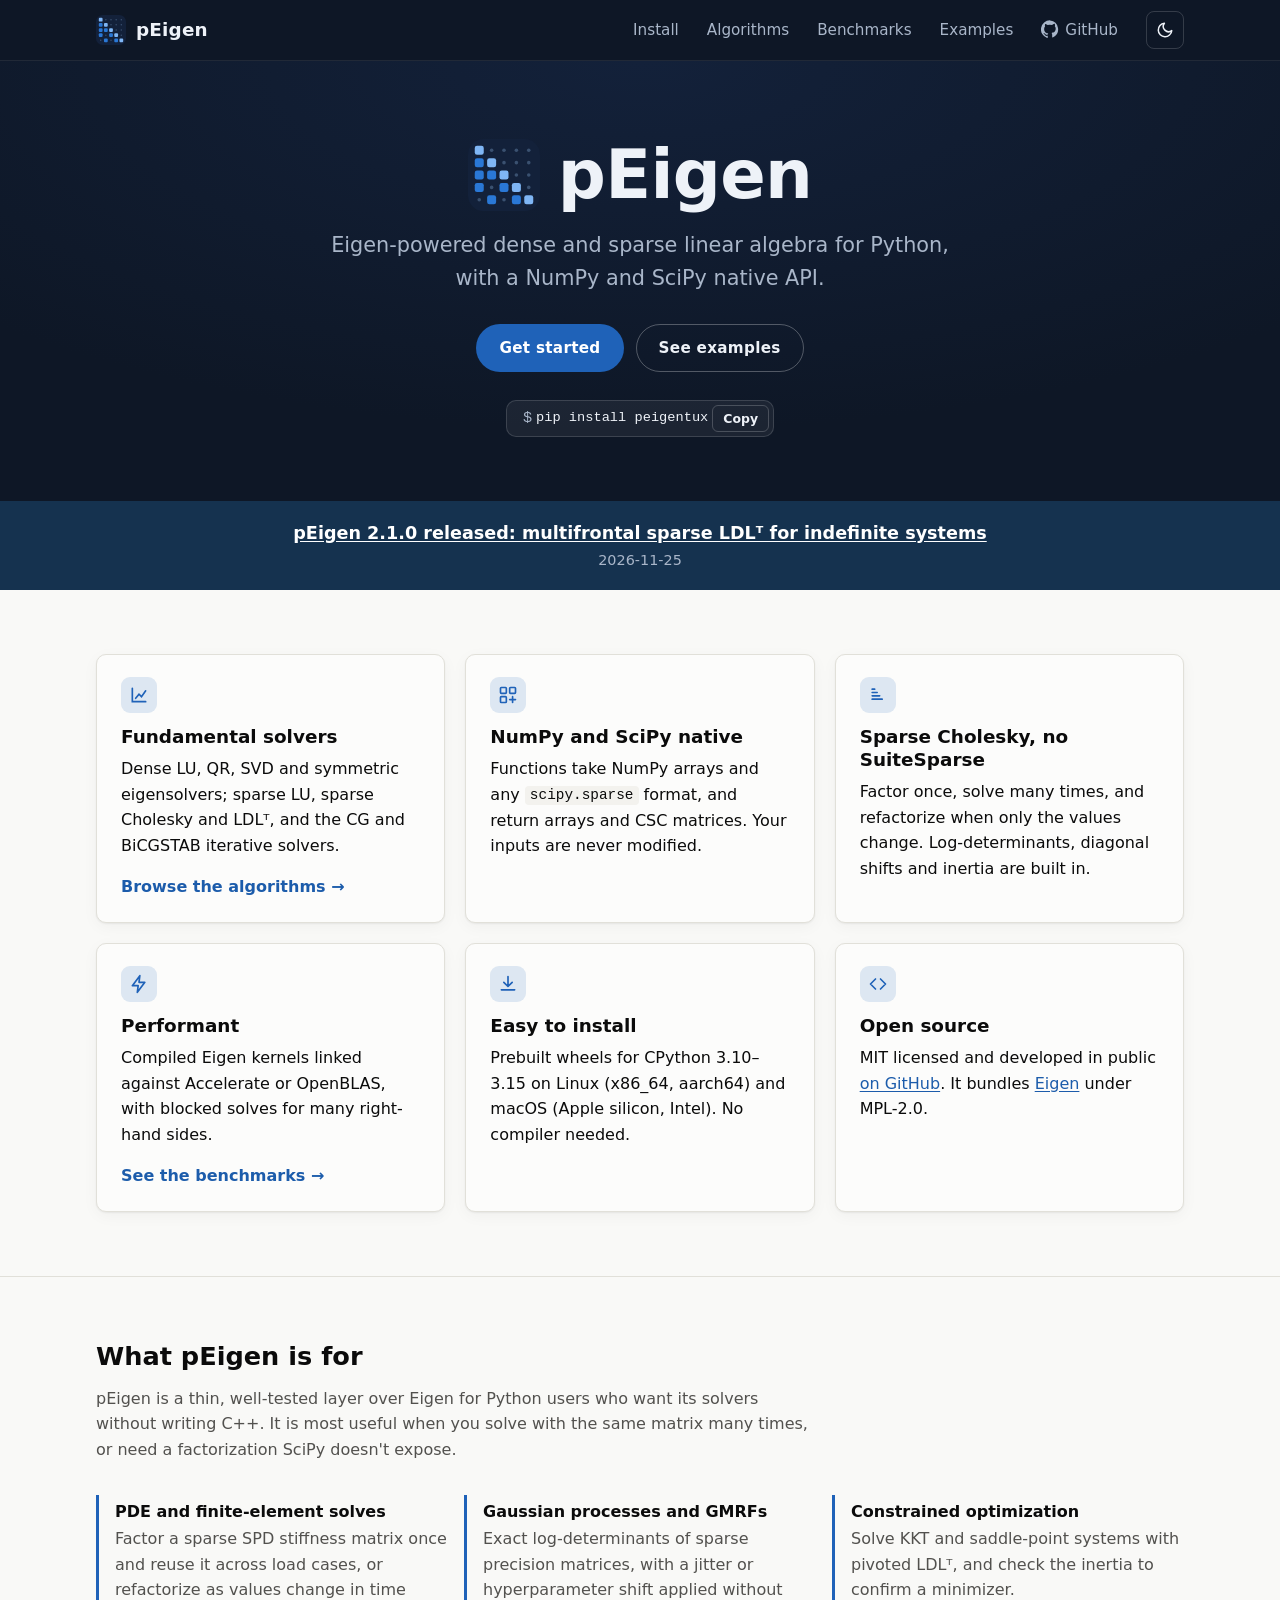
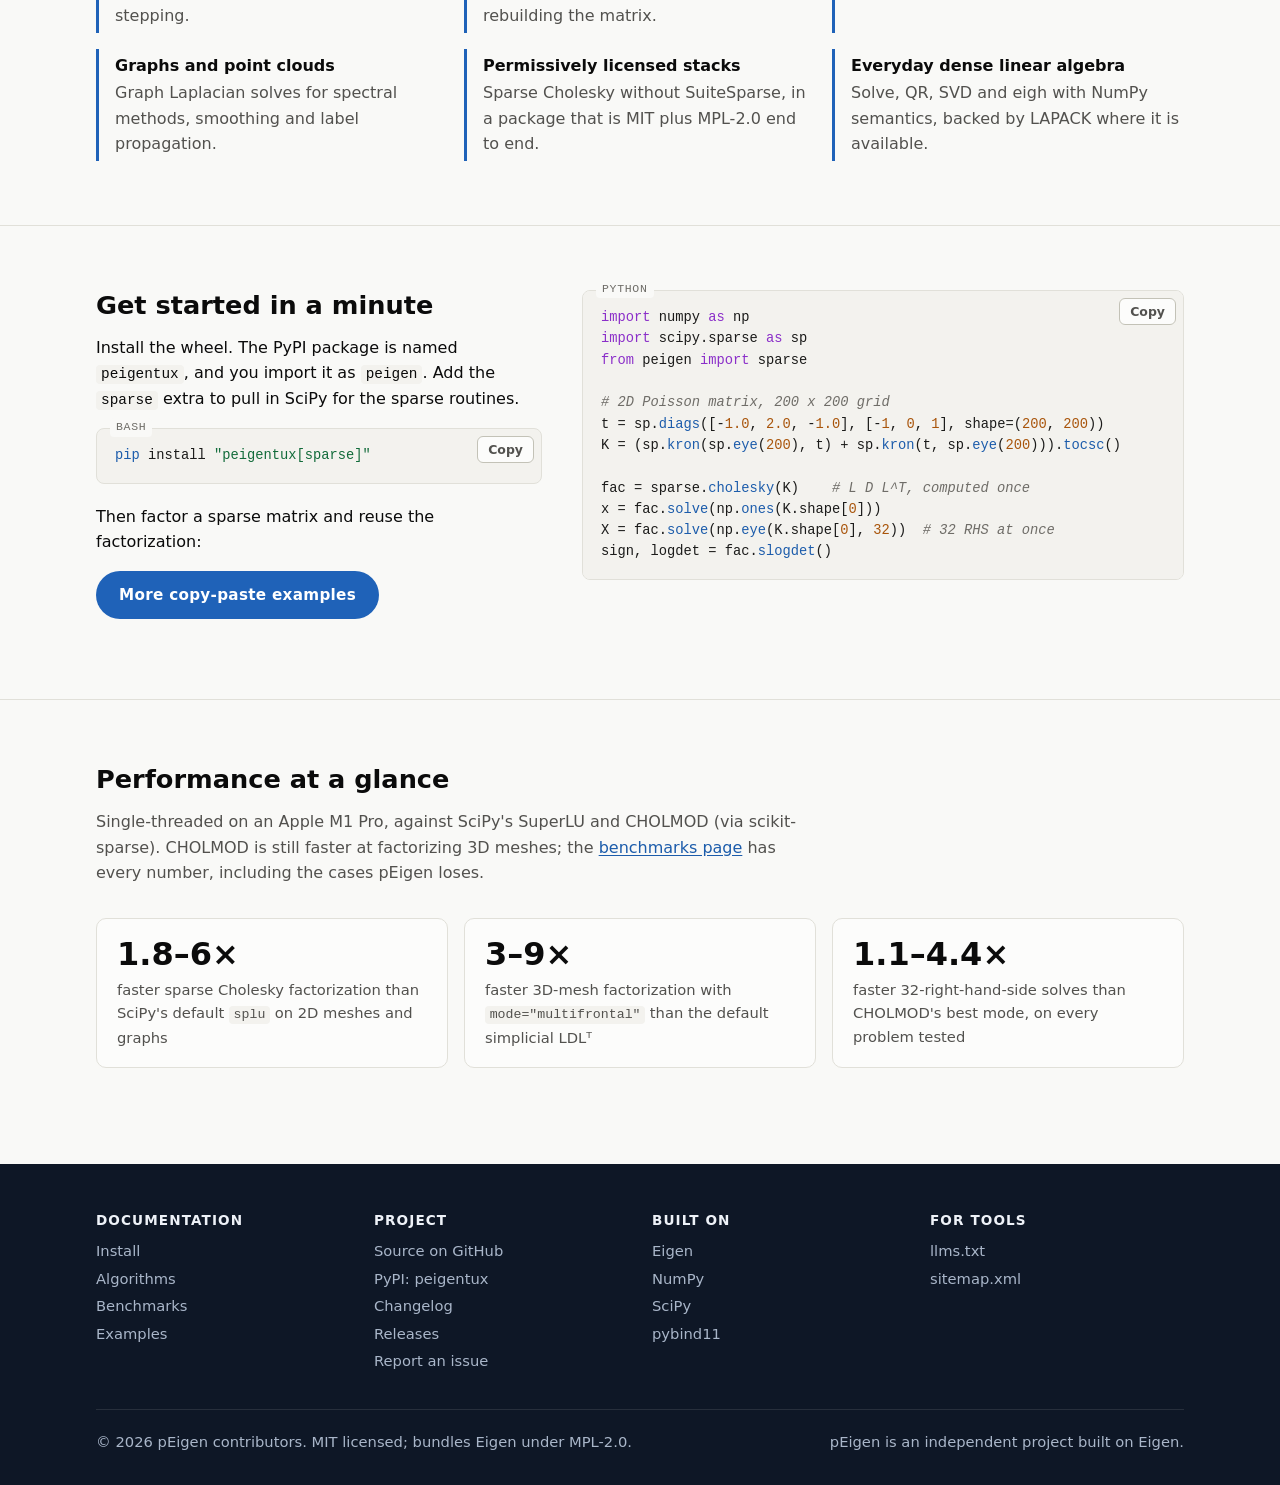
<file: website/index.html>
<!doctype html>
<html lang="en">
<head>
<meta charset="utf-8">
<meta name="viewport" content="width=device-width, initial-scale=1">
<title>pEigen: Eigen-powered linear algebra for Python</title>
<meta name="description" content="pEigen brings Eigen&#x27;s dense and sparse solvers to Python with a NumPy/SciPy-native API: sparse Cholesky and LDLT without SuiteSparse, LU, QR, SVD, eigh, CG and BiCGSTAB.">
<link rel="canonical" href="https://peigentux.com/">
<link rel="icon" href="assets/logo.svg" type="image/svg+xml">
<meta name="theme-color" content="#0e1726">
<meta property="og:type" content="website">
<meta property="og:site_name" content="pEigen">
<meta property="og:title" content="pEigen: Eigen-powered linear algebra for Python">
<meta property="og:description" content="pEigen brings Eigen&#x27;s dense and sparse solvers to Python with a NumPy/SciPy-native API: sparse Cholesky and LDLT without SuiteSparse, LU, QR, SVD, eigh, CG and BiCGSTAB.">
<meta property="og:url" content="https://peigentux.com/">
<meta name="twitter:card" content="summary">
<link rel="alternate" type="text/plain" title="llms.txt" href="llms.txt">
<link rel="stylesheet" href="assets/style.css">
<script>try{var t=localStorage.getItem("peigen-theme");if(t==="light"||t==="dark")document.documentElement.setAttribute("data-theme",t)}catch(e){}</script>
<script src="assets/site.js" defer></script>
<script type="application/ld+json">{"@context": "https://schema.org", "@type": "SoftwareSourceCode", "name": "pEigen", "alternateName": "peigentux", "description": "Eigen-powered dense and sparse linear algebra for Python with a NumPy/SciPy-native API, including sparse Cholesky without SuiteSparse.", "url": "https://peigentux.com/", "codeRepository": "https://github.com/TtheBC01/pEigen", "programmingLanguage": ["Python", "C++"], "license": "https://opensource.org/licenses/MIT", "version": "2.1.0", "keywords": "linear algebra, sparse Cholesky, Eigen, NumPy, SciPy, LDLT"}</script>
</head>
<body>
<a class="skip-link" href="#main">Skip to content</a>
<header class="site-header">
  <nav class="wrap nav" aria-label="Main">
    <a class="brand" href="./"><img src="assets/logo.svg" alt="" width="30" height="30">pEigen</a>
    <button class="icon-btn menu-btn" type="button" data-menu-toggle aria-expanded="false" aria-controls="nav-links" aria-label="Menu"><svg viewBox="0 0 24 24" fill="none" stroke="currentColor" stroke-width="2" stroke-linecap="round" aria-hidden="true"><path d="M4 6h16M4 12h16M4 18h16"/></svg></button>
    <ul class="nav-links" id="nav-links">
      <li><a href="install.html">Install</a></li>
      <li><a href="algorithms.html">Algorithms</a></li>
      <li><a href="benchmarks.html">Benchmarks</a></li>
      <li><a href="examples.html">Examples</a></li>
      <li><a href="https://github.com/TtheBC01/pEigen"><svg viewBox="0 0 24 24" fill="currentColor" aria-hidden="true" style="width:18px;height:18px;vertical-align:-3px;margin-right:6px"><path d="M12 .5a12 12 0 0 0-3.8 23.4c.6.1.8-.3.8-.6v-2.2c-3.3.7-4-1.4-4-1.4-.6-1.4-1.4-1.8-1.4-1.8-1-.7.1-.7.1-.7 1.2.1 1.8 1.2 1.8 1.2 1 1.8 2.8 1.3 3.5 1 .1-.8.4-1.3.7-1.6-2.7-.3-5.5-1.3-5.5-5.9 0-1.3.5-2.4 1.2-3.2-.1-.3-.5-1.5.1-3.2 0 0 1-.3 3.3 1.2a11.5 11.5 0 0 1 6 0C17.3 4.7 18.3 5 18.3 5c.7 1.7.3 2.9.1 3.2.8.8 1.2 1.9 1.2 3.2 0 4.6-2.8 5.6-5.5 5.9.4.4.8 1.1.8 2.2v3.3c0 .3.2.7.8.6A12 12 0 0 0 12 .5z"/></svg>GitHub</a></li>
    </ul>
    <button class="icon-btn" type="button" data-theme-toggle aria-label="Toggle dark theme"></button>
  </nav>
</header>
<main id="main">
<section class="hero">
  <div class="wrap">
    <div class="hero-logo">
      <img src="assets/logo.svg" alt="" width="72" height="72">
      <h1>pEigen</h1>
    </div>
    <p class="tagline">Eigen-powered dense and sparse linear algebra for Python, with a NumPy and SciPy native API.</p>
    <div class="hero-actions">
      <a class="btn btn-primary" href="install.html">Get started</a>
      <a class="btn btn-ghost" href="examples.html">See examples</a>
    </div>
    <div class="install-pill" data-copy="pip install peigentux">
      <span class="prompt">$</span><code>pip install peigentux</code>
    </div>
  </div>
</section>

<section class="banner" aria-label="Latest release">
  <div class="wrap">
    <a href="https://github.com/TtheBC01/pEigen/releases/tag/v2.1.0">pEigen 2.1.0 released: multifrontal sparse LDLᵀ for indefinite systems</a>
    <span class="date"><time datetime="2026-11-25">2026-11-25</time></span>
  </div>
</section>

<section class="section">
  <div class="wrap">
    <div class="grid grid-3">
      <div class="card">
        <div class="icon"><svg viewBox="0 0 24 24" fill="none" stroke="currentColor" stroke-width="2" stroke-linecap="round" aria-hidden="true"><path d="M4 4v16h16"/><path d="M8 16l4-5 3 3 5-7"/></svg></div>
        <h3>Fundamental solvers</h3>
        <p>Dense LU, QR, SVD and symmetric eigensolvers; sparse LU, sparse Cholesky and LDLᵀ, and the CG and BiCGSTAB iterative solvers.</p>
        <a class="more" href="algorithms.html">Browse the algorithms →</a>
      </div>
      <div class="card">
        <div class="icon"><svg viewBox="0 0 24 24" fill="none" stroke="currentColor" stroke-width="2" stroke-linecap="round" aria-hidden="true"><rect x="3" y="3" width="7" height="7" rx="1"/><rect x="14" y="3" width="7" height="7" rx="1"/><rect x="3" y="14" width="7" height="7" rx="1"/><path d="M14 17.5h7M17.5 14v7"/></svg></div>
        <h3>NumPy and SciPy native</h3>
        <p>Functions take NumPy arrays and any <code>scipy.sparse</code> format, and return arrays and CSC matrices. Your inputs are never modified.</p>
      </div>
      <div class="card">
        <div class="icon"><svg viewBox="0 0 24 24" fill="none" stroke="currentColor" stroke-width="2" stroke-linecap="round" aria-hidden="true"><path d="M5 5h3M5 9h6M5 13h9M5 17h12"/></svg></div>
        <h3>Sparse Cholesky, no SuiteSparse</h3>
        <p>Factor once, solve many times, and refactorize when only the values change. Log-determinants, diagonal shifts and inertia are built in.</p>
      </div>
      <div class="card">
        <div class="icon"><svg viewBox="0 0 24 24" fill="none" stroke="currentColor" stroke-width="2" stroke-linecap="round" stroke-linejoin="round" aria-hidden="true"><path d="M13 2L4 14h7l-1 8 9-12h-7z"/></svg></div>
        <h3>Performant</h3>
        <p>Compiled Eigen kernels linked against Accelerate or OpenBLAS, with blocked solves for many right-hand sides.</p>
        <a class="more" href="benchmarks.html">See the benchmarks →</a>
      </div>
      <div class="card">
        <div class="icon"><svg viewBox="0 0 24 24" fill="none" stroke="currentColor" stroke-width="2" stroke-linecap="round" stroke-linejoin="round" aria-hidden="true"><path d="M12 3v12M7 10l5 5 5-5"/><path d="M4 19h16"/></svg></div>
        <h3>Easy to install</h3>
        <p>Prebuilt wheels for CPython 3.10–3.15 on Linux (x86_64, aarch64) and macOS (Apple silicon, Intel). No compiler needed.</p>
      </div>
      <div class="card">
        <div class="icon"><svg viewBox="0 0 24 24" fill="none" stroke="currentColor" stroke-width="2" stroke-linecap="round" stroke-linejoin="round" aria-hidden="true"><path d="M9 18l-6-6 6-6M15 6l6 6-6 6"/></svg></div>
        <h3>Open source</h3>
        <p>MIT licensed and developed in public <a href="https://github.com/TtheBC01/pEigen">on GitHub</a>. It bundles <a href="https://eigen.tuxfamily.org">Eigen</a> under MPL-2.0.</p>
      </div>
    </div>
  </div>
</section>

<section class="section">
  <div class="wrap">
    <h2>What pEigen is for</h2>
    <p class="section-intro">pEigen is a thin, well-tested layer over Eigen for Python users who want its solvers without writing C++. It is most useful when you solve with the same matrix many times, or need a factorization SciPy doesn't expose.</p>
    <ul class="usecases">
      <li><strong>PDE and finite-element solves</strong><span>Factor a sparse SPD stiffness matrix once and reuse it across load cases, or refactorize as values change in time stepping.</span></li>
      <li><strong>Gaussian processes and GMRFs</strong><span>Exact log-determinants of sparse precision matrices, with a jitter or hyperparameter shift applied without rebuilding the matrix.</span></li>
      <li><strong>Constrained optimization</strong><span>Solve KKT and saddle-point systems with pivoted LDLᵀ, and check the inertia to confirm a minimizer.</span></li>
      <li><strong>Graphs and point clouds</strong><span>Graph Laplacian solves for spectral methods, smoothing and label propagation.</span></li>
      <li><strong>Permissively licensed stacks</strong><span>Sparse Cholesky without SuiteSparse, in a package that is MIT plus MPL-2.0 end to end.</span></li>
      <li><strong>Everyday dense linear algebra</strong><span>Solve, QR, SVD and eigh with NumPy semantics, backed by LAPACK where it is available.</span></li>
    </ul>
  </div>
</section>

<section class="section">
  <div class="wrap grid grid-start">
    <div>
      <h2>Get started in a minute</h2>
      <p>Install the wheel. The PyPI package is named <code>peigentux</code>, and you import it as <code>peigen</code>. Add the <code>sparse</code> extra to pull in SciPy for the sparse routines.</p>
      <div class="code-block"><span class="lang">bash</span><pre><code class="language-bash">pip install "peigentux[sparse]"</code></pre></div>
      <p>Then factor a sparse matrix and reuse the factorization:</p>
      <p><a class="btn btn-primary" href="examples.html">More copy-paste examples</a></p>
    </div>
    <div class="code-block"><span class="lang">python</span><pre><code class="language-python" data-example>import numpy as np
import scipy.sparse as sp
from peigen import sparse

# 2D Poisson matrix, 200 x 200 grid
t = sp.diags([-1.0, 2.0, -1.0], [-1, 0, 1], shape=(200, 200))
K = (sp.kron(sp.eye(200), t) + sp.kron(t, sp.eye(200))).tocsc()

fac = sparse.cholesky(K)    # L D L^T, computed once
x = fac.solve(np.ones(K.shape[0]))
X = fac.solve(np.eye(K.shape[0], 32))  # 32 RHS at once
sign, logdet = fac.slogdet()</code></pre></div>
  </div>
</section>

<section class="section">
  <div class="wrap">
    <h2>Performance at a glance</h2>
    <p class="section-intro">Single-threaded on an Apple M1 Pro, against SciPy's SuperLU and CHOLMOD (via scikit-sparse). CHOLMOD is still faster at factorizing 3D meshes; the <a href="benchmarks.html">benchmarks page</a> has every number, including the cases pEigen loses.</p>
    <div class="stats">
      <div class="stat"><div class="value">1.8–6×</div><div class="label">faster sparse Cholesky factorization than SciPy's default <code>splu</code> on 2D meshes and graphs</div></div>
      <div class="stat"><div class="value">3–9×</div><div class="label">faster 3D-mesh factorization with <code>mode="multifrontal"</code> than the default simplicial LDLᵀ</div></div>
      <div class="stat"><div class="value">1.1–4.4×</div><div class="label">faster 32-right-hand-side solves than CHOLMOD's best mode, on every problem tested</div></div>
    </div>
  </div>
</section>
</main>
<footer class="site-footer">
  <div class="wrap">
    <div class="footer-grid">
      <div>
        <h2>Documentation</h2>
        <ul>
          <li><a href="install.html">Install</a></li>
          <li><a href="algorithms.html">Algorithms</a></li>
          <li><a href="benchmarks.html">Benchmarks</a></li>
          <li><a href="examples.html">Examples</a></li>
        </ul>
      </div>
      <div>
        <h2>Project</h2>
        <ul>
          <li><a href="https://github.com/TtheBC01/pEigen">Source on GitHub</a></li>
          <li><a href="https://pypi.org/project/peigentux/">PyPI: peigentux</a></li>
          <li><a href="https://github.com/TtheBC01/pEigen/blob/main/CHANGELOG.md">Changelog</a></li>
          <li><a href="https://github.com/TtheBC01/pEigen/releases">Releases</a></li>
          <li><a href="https://github.com/TtheBC01/pEigen/issues">Report an issue</a></li>
        </ul>
      </div>
      <div>
        <h2>Built on</h2>
        <ul>
          <li><a href="https://eigen.tuxfamily.org">Eigen</a></li>
          <li><a href="https://numpy.org">NumPy</a></li>
          <li><a href="https://scipy.org">SciPy</a></li>
          <li><a href="https://pybind11.readthedocs.io">pybind11</a></li>
        </ul>
      </div>
      <div>
        <h2>For tools</h2>
        <ul>
          <li><a href="llms.txt">llms.txt</a></li>
          <li><a href="sitemap.xml">sitemap.xml</a></li>
        </ul>
      </div>
    </div>
    <div class="footer-bottom">
      <span>© 2026 pEigen contributors. MIT licensed; bundles Eigen under MPL-2.0.</span>
      <span>pEigen is an independent project built on Eigen.</span>
    </div>
  </div>
</footer>
</body>
</html>
</file>
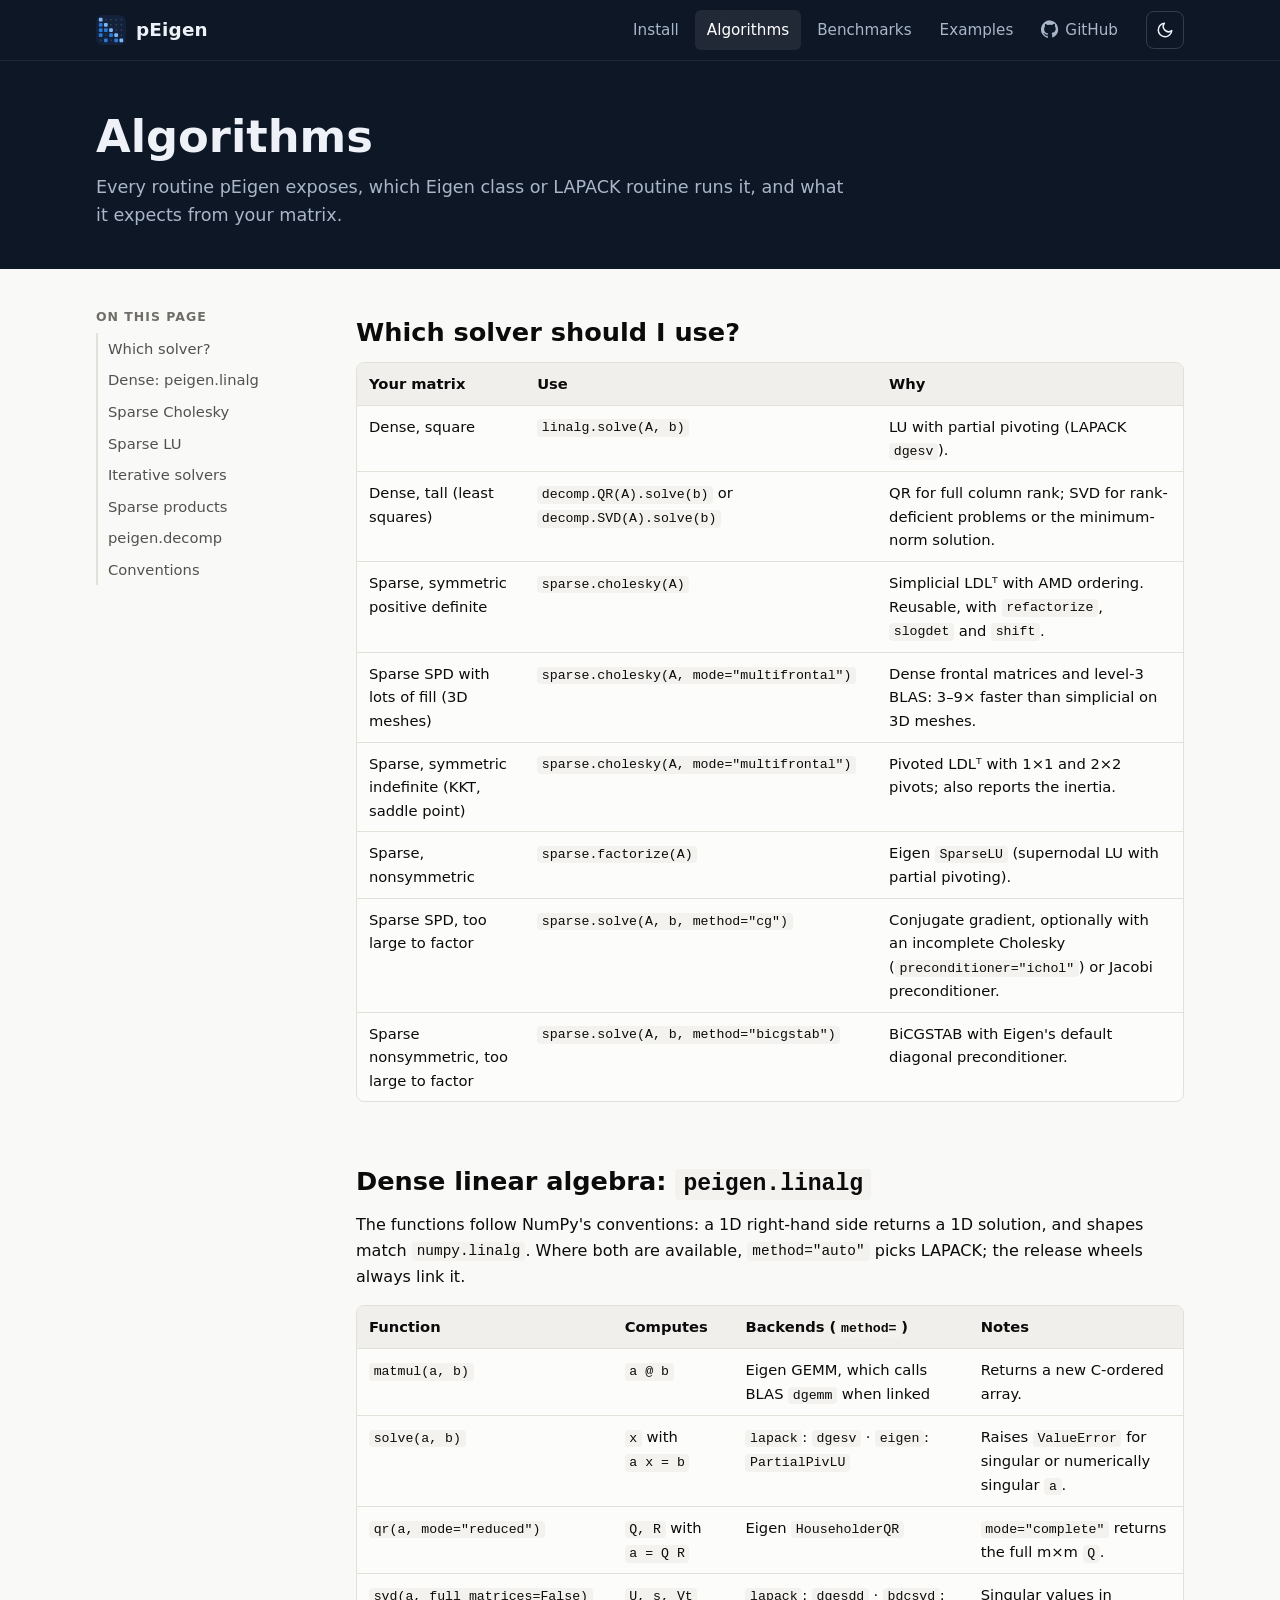
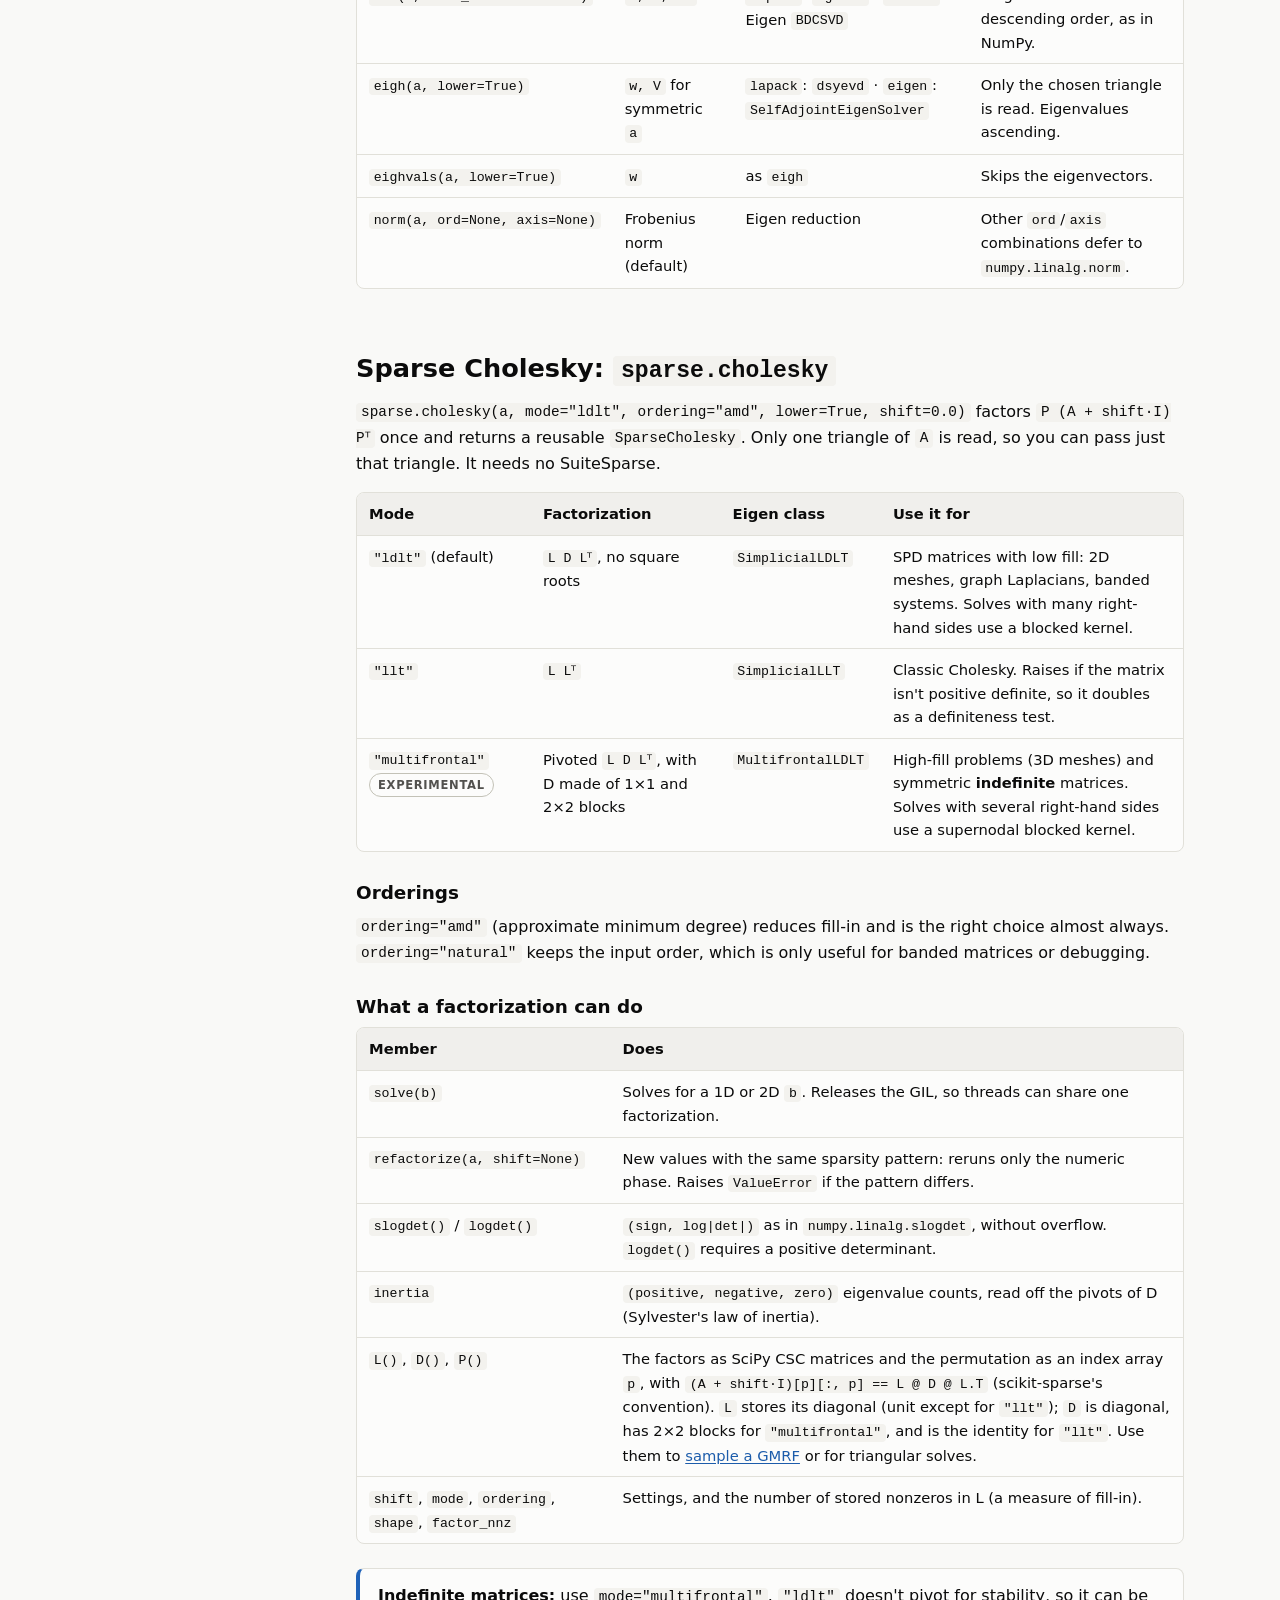
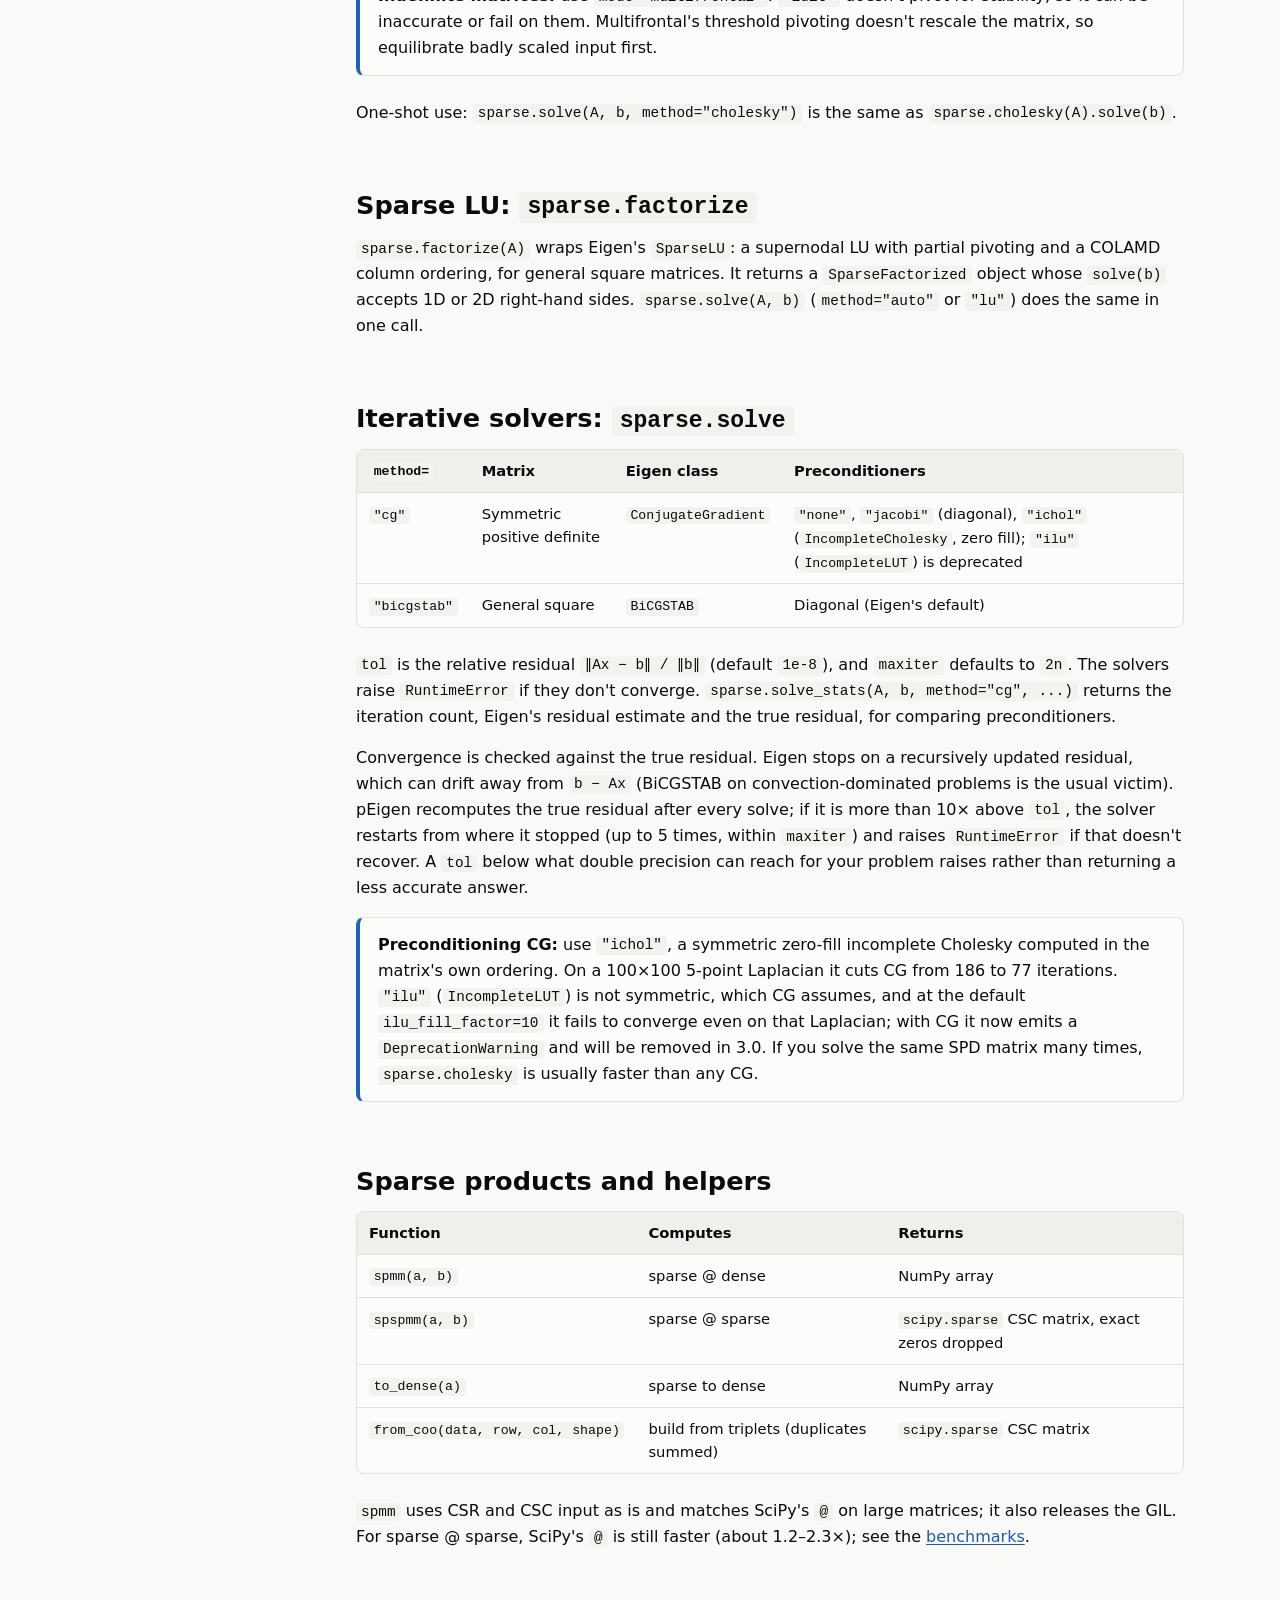
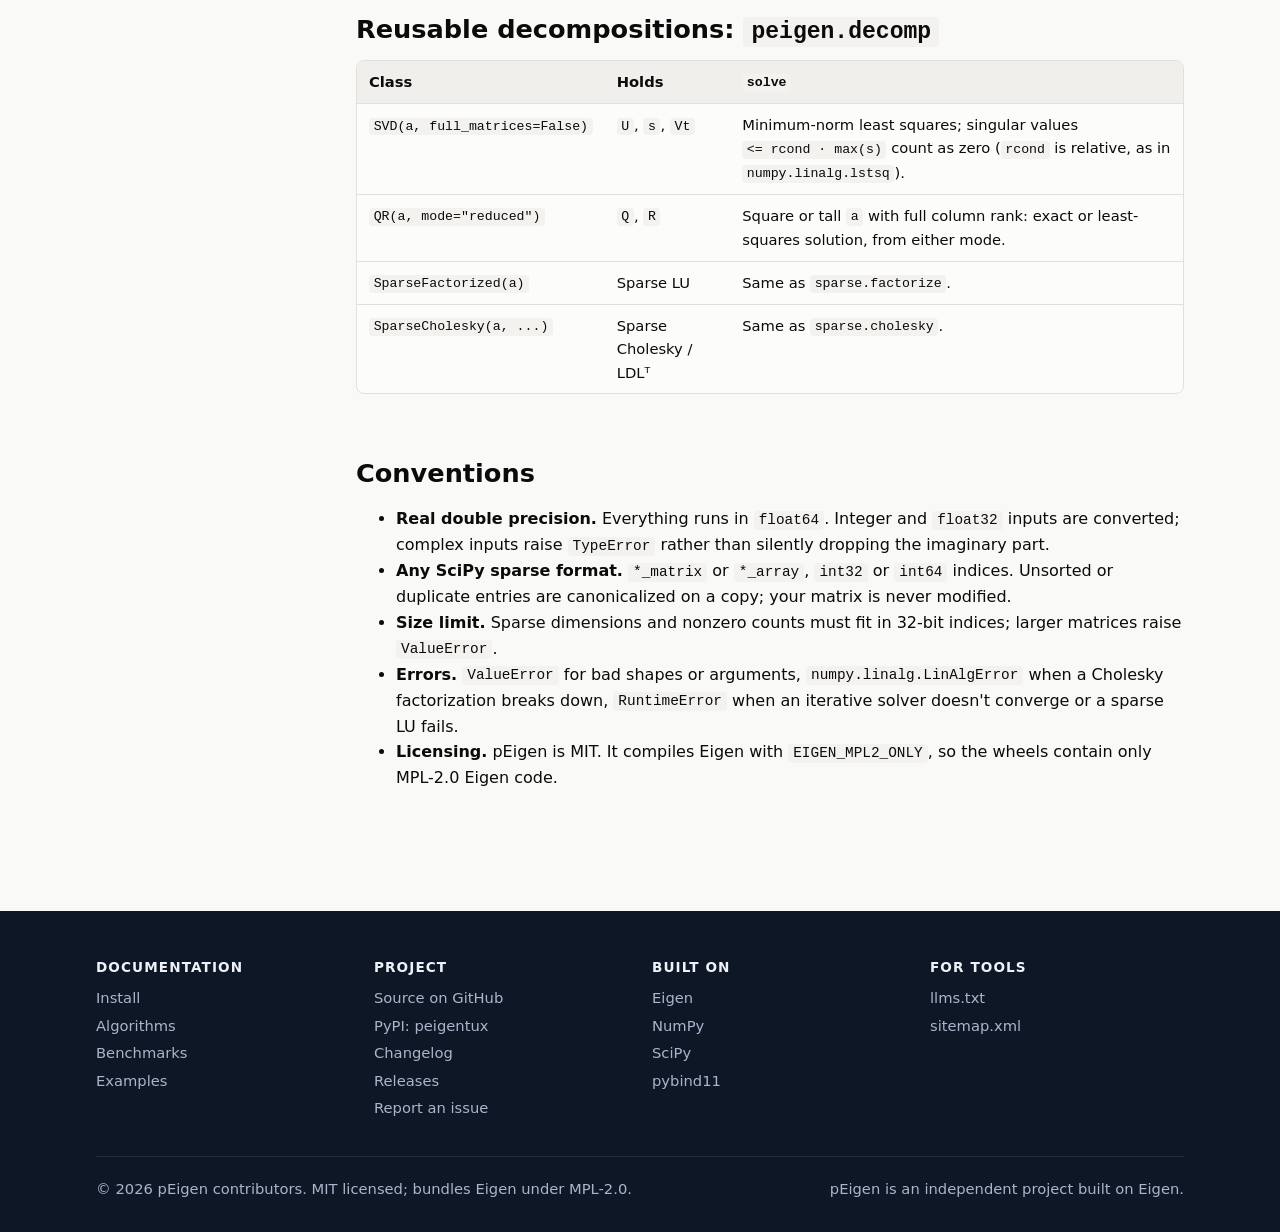
<file: website/algorithms.html>
<!doctype html>
<html lang="en">
<head>
<meta charset="utf-8">
<meta name="viewport" content="width=device-width, initial-scale=1">
<title>Algorithms: pEigen</title>
<meta name="description" content="Every pEigen routine with its Eigen class or LAPACK backend: dense solve, QR, SVD, eigh; sparse Cholesky, LDLT, multifrontal LDLT, SparseLU, CG and BiCGSTAB.">
<link rel="canonical" href="https://peigentux.com/algorithms.html">
<link rel="icon" href="assets/logo.svg" type="image/svg+xml">
<meta name="theme-color" content="#0e1726">
<meta property="og:type" content="website">
<meta property="og:site_name" content="pEigen">
<meta property="og:title" content="Algorithms: pEigen">
<meta property="og:description" content="Every pEigen routine with its Eigen class or LAPACK backend: dense solve, QR, SVD, eigh; sparse Cholesky, LDLT, multifrontal LDLT, SparseLU, CG and BiCGSTAB.">
<meta property="og:url" content="https://peigentux.com/algorithms.html">
<meta name="twitter:card" content="summary">
<link rel="alternate" type="text/plain" title="llms.txt" href="llms.txt">
<link rel="stylesheet" href="assets/style.css">
<script>try{var t=localStorage.getItem("peigen-theme");if(t==="light"||t==="dark")document.documentElement.setAttribute("data-theme",t)}catch(e){}</script>
<script src="assets/site.js" defer></script>
</head>
<body>
<a class="skip-link" href="#main">Skip to content</a>
<header class="site-header">
  <nav class="wrap nav" aria-label="Main">
    <a class="brand" href="./"><img src="assets/logo.svg" alt="" width="30" height="30">pEigen</a>
    <button class="icon-btn menu-btn" type="button" data-menu-toggle aria-expanded="false" aria-controls="nav-links" aria-label="Menu"><svg viewBox="0 0 24 24" fill="none" stroke="currentColor" stroke-width="2" stroke-linecap="round" aria-hidden="true"><path d="M4 6h16M4 12h16M4 18h16"/></svg></button>
    <ul class="nav-links" id="nav-links">
      <li><a href="install.html">Install</a></li>
      <li><a href="algorithms.html" aria-current="page">Algorithms</a></li>
      <li><a href="benchmarks.html">Benchmarks</a></li>
      <li><a href="examples.html">Examples</a></li>
      <li><a href="https://github.com/TtheBC01/pEigen"><svg viewBox="0 0 24 24" fill="currentColor" aria-hidden="true" style="width:18px;height:18px;vertical-align:-3px;margin-right:6px"><path d="M12 .5a12 12 0 0 0-3.8 23.4c.6.1.8-.3.8-.6v-2.2c-3.3.7-4-1.4-4-1.4-.6-1.4-1.4-1.8-1.4-1.8-1-.7.1-.7.1-.7 1.2.1 1.8 1.2 1.8 1.2 1 1.8 2.8 1.3 3.5 1 .1-.8.4-1.3.7-1.6-2.7-.3-5.5-1.3-5.5-5.9 0-1.3.5-2.4 1.2-3.2-.1-.3-.5-1.5.1-3.2 0 0 1-.3 3.3 1.2a11.5 11.5 0 0 1 6 0C17.3 4.7 18.3 5 18.3 5c.7 1.7.3 2.9.1 3.2.8.8 1.2 1.9 1.2 3.2 0 4.6-2.8 5.6-5.5 5.9.4.4.8 1.1.8 2.2v3.3c0 .3.2.7.8.6A12 12 0 0 0 12 .5z"/></svg>GitHub</a></li>
    </ul>
    <button class="icon-btn" type="button" data-theme-toggle aria-label="Toggle dark theme"></button>
  </nav>
</header>
<main id="main">
<section class="page-head">
  <div class="wrap">
    <h1>Algorithms</h1>
    <p>Every routine pEigen exposes, which Eigen class or LAPACK routine runs it, and what it expects from your matrix.</p>
  </div>
</section>

<div class="wrap docs">
  <nav class="toc" aria-label="On this page">
    <h2>On this page</h2>
    <ul>
      <li><a href="#choose">Which solver?</a></li>
      <li><a href="#dense">Dense: peigen.linalg</a></li>
      <li><a href="#cholesky">Sparse Cholesky</a></li>
      <li><a href="#sparse-direct">Sparse LU</a></li>
      <li><a href="#iterative">Iterative solvers</a></li>
      <li><a href="#products">Sparse products</a></li>
      <li><a href="#decomp">peigen.decomp</a></li>
      <li><a href="#conventions">Conventions</a></li>
    </ul>
  </nav>
  <article>
    <section id="choose">
      <h2>Which solver should I use?</h2>
      <div class="table-wrap">
        <table>
          <thead><tr><th>Your matrix</th><th>Use</th><th>Why</th></tr></thead>
          <tbody>
            <tr><td>Dense, square</td><td><code>linalg.solve(A, b)</code></td><td>LU with partial pivoting (LAPACK <code>dgesv</code>).</td></tr>
            <tr><td>Dense, tall (least squares)</td><td><code>decomp.QR(A).solve(b)</code> or <code>decomp.SVD(A).solve(b)</code></td><td>QR for full column rank; SVD for rank-deficient problems or the minimum-norm solution.</td></tr>
            <tr><td>Sparse, symmetric positive definite</td><td><code>sparse.cholesky(A)</code></td><td>Simplicial LDLᵀ with AMD ordering. Reusable, with <code>refactorize</code>, <code>slogdet</code> and <code>shift</code>.</td></tr>
            <tr><td>Sparse SPD with lots of fill (3D meshes)</td><td><code>sparse.cholesky(A, mode="multifrontal")</code></td><td>Dense frontal matrices and level-3 BLAS: 3–9× faster than simplicial on 3D meshes.</td></tr>
            <tr><td>Sparse, symmetric indefinite (KKT, saddle point)</td><td><code>sparse.cholesky(A, mode="multifrontal")</code></td><td>Pivoted LDLᵀ with 1×1 and 2×2 pivots; also reports the inertia.</td></tr>
            <tr><td>Sparse, nonsymmetric</td><td><code>sparse.factorize(A)</code></td><td>Eigen <code>SparseLU</code> (supernodal LU with partial pivoting).</td></tr>
            <tr><td>Sparse SPD, too large to factor</td><td><code>sparse.solve(A, b, method="cg")</code></td><td>Conjugate gradient, optionally with an incomplete Cholesky (<code>preconditioner="ichol"</code>) or Jacobi preconditioner.</td></tr>
            <tr><td>Sparse nonsymmetric, too large to factor</td><td><code>sparse.solve(A, b, method="bicgstab")</code></td><td>BiCGSTAB with Eigen's default diagonal preconditioner.</td></tr>
          </tbody>
        </table>
      </div>
    </section>

    <section id="dense">
      <h2>Dense linear algebra: <code>peigen.linalg</code></h2>
      <p>The functions follow NumPy's conventions: a 1D right-hand side returns a 1D solution, and shapes match <code>numpy.linalg</code>. Where both are available, <code>method="auto"</code> picks LAPACK; the release wheels always link it.</p>
      <div class="table-wrap">
        <table>
          <thead><tr><th>Function</th><th>Computes</th><th>Backends (<code>method=</code>)</th><th>Notes</th></tr></thead>
          <tbody>
            <tr><td><code>matmul(a, b)</code></td><td><code>a @ b</code></td><td>Eigen GEMM, which calls BLAS <code>dgemm</code> when linked</td><td>Returns a new C-ordered array.</td></tr>
            <tr><td><code>solve(a, b)</code></td><td><code>x</code> with <code>a x = b</code></td><td><code>lapack</code>: <code>dgesv</code> · <code>eigen</code>: <code>PartialPivLU</code></td><td>Raises <code>ValueError</code> for singular or numerically singular <code>a</code>.</td></tr>
            <tr><td><code>qr(a, mode="reduced")</code></td><td><code>Q, R</code> with <code>a = Q R</code></td><td>Eigen <code>HouseholderQR</code></td><td><code>mode="complete"</code> returns the full m×m <code>Q</code>.</td></tr>
            <tr><td><code>svd(a, full_matrices=False)</code></td><td><code>U, s, Vt</code></td><td><code>lapack</code>: <code>dgesdd</code> · <code>bdcsvd</code>: Eigen <code>BDCSVD</code></td><td>Singular values in descending order, as in NumPy.</td></tr>
            <tr><td><code>eigh(a, lower=True)</code></td><td><code>w, V</code> for symmetric <code>a</code></td><td><code>lapack</code>: <code>dsyevd</code> · <code>eigen</code>: <code>SelfAdjointEigenSolver</code></td><td>Only the chosen triangle is read. Eigenvalues ascending.</td></tr>
            <tr><td><code>eighvals(a, lower=True)</code></td><td><code>w</code></td><td>as <code>eigh</code></td><td>Skips the eigenvectors.</td></tr>
            <tr><td><code>norm(a, ord=None, axis=None)</code></td><td>Frobenius norm (default)</td><td>Eigen reduction</td><td>Other <code>ord</code>/<code>axis</code> combinations defer to <code>numpy.linalg.norm</code>.</td></tr>
          </tbody>
        </table>
      </div>
    </section>

    <section id="cholesky">
      <h2>Sparse Cholesky: <code>sparse.cholesky</code></h2>
      <p><code>sparse.cholesky(a, mode="ldlt", ordering="amd", lower=True, shift=0.0)</code> factors <code>P (A + shift·I) Pᵀ</code> once and returns a reusable <code>SparseCholesky</code>. Only one triangle of <code>A</code> is read, so you can pass just that triangle. It needs no SuiteSparse.</p>
      <div class="table-wrap">
        <table>
          <thead><tr><th>Mode</th><th>Factorization</th><th>Eigen class</th><th>Use it for</th></tr></thead>
          <tbody>
            <tr><td><code>"ldlt"</code> (default)</td><td><code>L D Lᵀ</code>, no square roots</td><td><code>SimplicialLDLT</code></td><td>SPD matrices with low fill: 2D meshes, graph Laplacians, banded systems. Solves with many right-hand sides use a blocked kernel.</td></tr>
            <tr><td><code>"llt"</code></td><td><code>L Lᵀ</code></td><td><code>SimplicialLLT</code></td><td>Classic Cholesky. Raises if the matrix isn't positive definite, so it doubles as a definiteness test.</td></tr>
            <tr><td><code>"multifrontal"</code> <span class="badge">experimental</span></td><td>Pivoted <code>L D Lᵀ</code>, with D made of 1×1 and 2×2 blocks</td><td><code>MultifrontalLDLT</code></td><td>High-fill problems (3D meshes) and symmetric <strong>indefinite</strong> matrices. Solves with several right-hand sides use a supernodal blocked kernel.</td></tr>
          </tbody>
        </table>
      </div>
      <h3>Orderings</h3>
      <p><code>ordering="amd"</code> (approximate minimum degree) reduces fill-in and is the right choice almost always. <code>ordering="natural"</code> keeps the input order, which is only useful for banded matrices or debugging.</p>
      <h3>What a factorization can do</h3>
      <div class="table-wrap">
        <table>
          <thead><tr><th>Member</th><th>Does</th></tr></thead>
          <tbody>
            <tr><td><code>solve(b)</code></td><td>Solves for a 1D or 2D <code>b</code>. Releases the GIL, so threads can share one factorization.</td></tr>
            <tr><td><code>refactorize(a, shift=None)</code></td><td>New values with the same sparsity pattern: reruns only the numeric phase. Raises <code>ValueError</code> if the pattern differs.</td></tr>
            <tr><td><code>slogdet()</code> / <code>logdet()</code></td><td><code>(sign, log|det|)</code> as in <code>numpy.linalg.slogdet</code>, without overflow. <code>logdet()</code> requires a positive determinant.</td></tr>
            <tr><td><code>inertia</code></td><td><code>(positive, negative, zero)</code> eigenvalue counts, read off the pivots of D (Sylvester's law of inertia).</td></tr>
            <tr><td><code>L()</code>, <code>D()</code>, <code>P()</code></td><td>The factors as SciPy CSC matrices and the permutation as an index array <code>p</code>, with <code>(A + shift·I)[p][:, p] == L @ D @ L.T</code> (scikit-sparse's convention). <code>L</code> stores its diagonal (unit except for <code>"llt"</code>); <code>D</code> is diagonal, has 2×2 blocks for <code>"multifrontal"</code>, and is the identity for <code>"llt"</code>. Use them to <a href="examples.html#sample">sample a GMRF</a> or for triangular solves.</td></tr>
            <tr><td><code>shift</code>, <code>mode</code>, <code>ordering</code>, <code>shape</code>, <code>factor_nnz</code></td><td>Settings, and the number of stored nonzeros in L (a measure of fill-in).</td></tr>
          </tbody>
        </table>
      </div>
      <div class="callout">
        <p><strong>Indefinite matrices:</strong> use <code>mode="multifrontal"</code>. <code>"ldlt"</code> doesn't pivot for stability, so it can be inaccurate or fail on them. Multifrontal's threshold pivoting doesn't rescale the matrix, so equilibrate badly scaled input first.</p>
      </div>
      <p>One-shot use: <code>sparse.solve(A, b, method="cholesky")</code> is the same as <code>sparse.cholesky(A).solve(b)</code>.</p>
    </section>

    <section id="sparse-direct">
      <h2>Sparse LU: <code>sparse.factorize</code></h2>
      <p><code>sparse.factorize(A)</code> wraps Eigen's <code>SparseLU</code>: a supernodal LU with partial pivoting and a COLAMD column ordering, for general square matrices. It returns a <code>SparseFactorized</code> object whose <code>solve(b)</code> accepts 1D or 2D right-hand sides. <code>sparse.solve(A, b)</code> (<code>method="auto"</code> or <code>"lu"</code>) does the same in one call.</p>
    </section>

    <section id="iterative">
      <h2>Iterative solvers: <code>sparse.solve</code></h2>
      <div class="table-wrap">
        <table>
          <thead><tr><th><code>method=</code></th><th>Matrix</th><th>Eigen class</th><th>Preconditioners</th></tr></thead>
          <tbody>
            <tr><td><code>"cg"</code></td><td>Symmetric positive definite</td><td><code>ConjugateGradient</code></td><td><code>"none"</code>, <code>"jacobi"</code> (diagonal), <code>"ichol"</code> (<code>IncompleteCholesky</code>, zero fill); <code>"ilu"</code> (<code>IncompleteLUT</code>) is deprecated</td></tr>
            <tr><td><code>"bicgstab"</code></td><td>General square</td><td><code>BiCGSTAB</code></td><td>Diagonal (Eigen's default)</td></tr>
          </tbody>
        </table>
      </div>
      <p><code>tol</code> is the relative residual <code>‖Ax − b‖ / ‖b‖</code> (default <code>1e-8</code>), and <code>maxiter</code> defaults to <code>2n</code>. The solvers raise <code>RuntimeError</code> if they don't converge. <code>sparse.solve_stats(A, b, method="cg", ...)</code> returns the iteration count, Eigen's residual estimate and the true residual, for comparing preconditioners.</p>
      <p>Convergence is checked against the true residual. Eigen stops on a recursively updated residual, which can drift away from <code>b − Ax</code> (BiCGSTAB on convection-dominated problems is the usual victim). pEigen recomputes the true residual after every solve; if it is more than 10× above <code>tol</code>, the solver restarts from where it stopped (up to 5 times, within <code>maxiter</code>) and raises <code>RuntimeError</code> if that doesn't recover. A <code>tol</code> below what double precision can reach for your problem raises rather than returning a less accurate answer.</p>
      <div class="callout">
        <p><strong>Preconditioning CG:</strong> use <code>"ichol"</code>, a symmetric zero-fill incomplete Cholesky computed in the matrix's own ordering. On a 100×100 5-point Laplacian it cuts CG from 186 to 77 iterations. <code>"ilu"</code> (<code>IncompleteLUT</code>) is not symmetric, which CG assumes, and at the default <code>ilu_fill_factor=10</code> it fails to converge even on that Laplacian; with CG it now emits a <code>DeprecationWarning</code> and will be removed in 3.0. If you solve the same SPD matrix many times, <code>sparse.cholesky</code> is usually faster than any CG.</p>
      </div>
    </section>

    <section id="products">
      <h2>Sparse products and helpers</h2>
      <div class="table-wrap">
        <table>
          <thead><tr><th>Function</th><th>Computes</th><th>Returns</th></tr></thead>
          <tbody>
            <tr><td><code>spmm(a, b)</code></td><td>sparse @ dense</td><td>NumPy array</td></tr>
            <tr><td><code>spspmm(a, b)</code></td><td>sparse @ sparse</td><td><code>scipy.sparse</code> CSC matrix, exact zeros dropped</td></tr>
            <tr><td><code>to_dense(a)</code></td><td>sparse to dense</td><td>NumPy array</td></tr>
            <tr><td><code>from_coo(data, row, col, shape)</code></td><td>build from triplets (duplicates summed)</td><td><code>scipy.sparse</code> CSC matrix</td></tr>
          </tbody>
        </table>
      </div>
      <p><code>spmm</code> uses CSR and CSC input as is and matches SciPy's <code>@</code> on large matrices; it also releases the GIL. For sparse @ sparse, SciPy's <code>@</code> is still faster (about 1.2–2.3×); see the <a href="benchmarks.html#sparse">benchmarks</a>.</p>
    </section>

    <section id="decomp">
      <h2>Reusable decompositions: <code>peigen.decomp</code></h2>
      <div class="table-wrap">
        <table>
          <thead><tr><th>Class</th><th>Holds</th><th><code>solve</code></th></tr></thead>
          <tbody>
            <tr><td><code>SVD(a, full_matrices=False)</code></td><td><code>U</code>, <code>s</code>, <code>Vt</code></td><td>Minimum-norm least squares; singular values <code>&lt;= rcond · max(s)</code> count as zero (<code>rcond</code> is relative, as in <code>numpy.linalg.lstsq</code>).</td></tr>
            <tr><td><code>QR(a, mode="reduced")</code></td><td><code>Q</code>, <code>R</code></td><td>Square or tall <code>a</code> with full column rank: exact or least-squares solution, from either mode.</td></tr>
            <tr><td><code>SparseFactorized(a)</code></td><td>Sparse LU</td><td>Same as <code>sparse.factorize</code>.</td></tr>
            <tr><td><code>SparseCholesky(a, ...)</code></td><td>Sparse Cholesky / LDLᵀ</td><td>Same as <code>sparse.cholesky</code>.</td></tr>
          </tbody>
        </table>
      </div>
    </section>

    <section id="conventions">
      <h2>Conventions</h2>
      <ul>
        <li><strong>Real double precision.</strong> Everything runs in <code>float64</code>. Integer and <code>float32</code> inputs are converted; complex inputs raise <code>TypeError</code> rather than silently dropping the imaginary part.</li>
        <li><strong>Any SciPy sparse format.</strong> <code>*_matrix</code> or <code>*_array</code>, <code>int32</code> or <code>int64</code> indices. Unsorted or duplicate entries are canonicalized on a copy; your matrix is never modified.</li>
        <li><strong>Size limit.</strong> Sparse dimensions and nonzero counts must fit in 32-bit indices; larger matrices raise <code>ValueError</code>.</li>
        <li><strong>Errors.</strong> <code>ValueError</code> for bad shapes or arguments, <code>numpy.linalg.LinAlgError</code> when a Cholesky factorization breaks down, <code>RuntimeError</code> when an iterative solver doesn't converge or a sparse LU fails.</li>
        <li><strong>Licensing.</strong> pEigen is MIT. It compiles Eigen with <code>EIGEN_MPL2_ONLY</code>, so the wheels contain only MPL-2.0 Eigen code.</li>
      </ul>
    </section>
  </article>
</div>
</main>
<footer class="site-footer">
  <div class="wrap">
    <div class="footer-grid">
      <div>
        <h2>Documentation</h2>
        <ul>
          <li><a href="install.html">Install</a></li>
          <li><a href="algorithms.html">Algorithms</a></li>
          <li><a href="benchmarks.html">Benchmarks</a></li>
          <li><a href="examples.html">Examples</a></li>
        </ul>
      </div>
      <div>
        <h2>Project</h2>
        <ul>
          <li><a href="https://github.com/TtheBC01/pEigen">Source on GitHub</a></li>
          <li><a href="https://pypi.org/project/peigentux/">PyPI: peigentux</a></li>
          <li><a href="https://github.com/TtheBC01/pEigen/blob/main/CHANGELOG.md">Changelog</a></li>
          <li><a href="https://github.com/TtheBC01/pEigen/releases">Releases</a></li>
          <li><a href="https://github.com/TtheBC01/pEigen/issues">Report an issue</a></li>
        </ul>
      </div>
      <div>
        <h2>Built on</h2>
        <ul>
          <li><a href="https://eigen.tuxfamily.org">Eigen</a></li>
          <li><a href="https://numpy.org">NumPy</a></li>
          <li><a href="https://scipy.org">SciPy</a></li>
          <li><a href="https://pybind11.readthedocs.io">pybind11</a></li>
        </ul>
      </div>
      <div>
        <h2>For tools</h2>
        <ul>
          <li><a href="llms.txt">llms.txt</a></li>
          <li><a href="sitemap.xml">sitemap.xml</a></li>
        </ul>
      </div>
    </div>
    <div class="footer-bottom">
      <span>© 2026 pEigen contributors. MIT licensed; bundles Eigen under MPL-2.0.</span>
      <span>pEigen is an independent project built on Eigen.</span>
    </div>
  </div>
</footer>
</body>
</html>
</file>
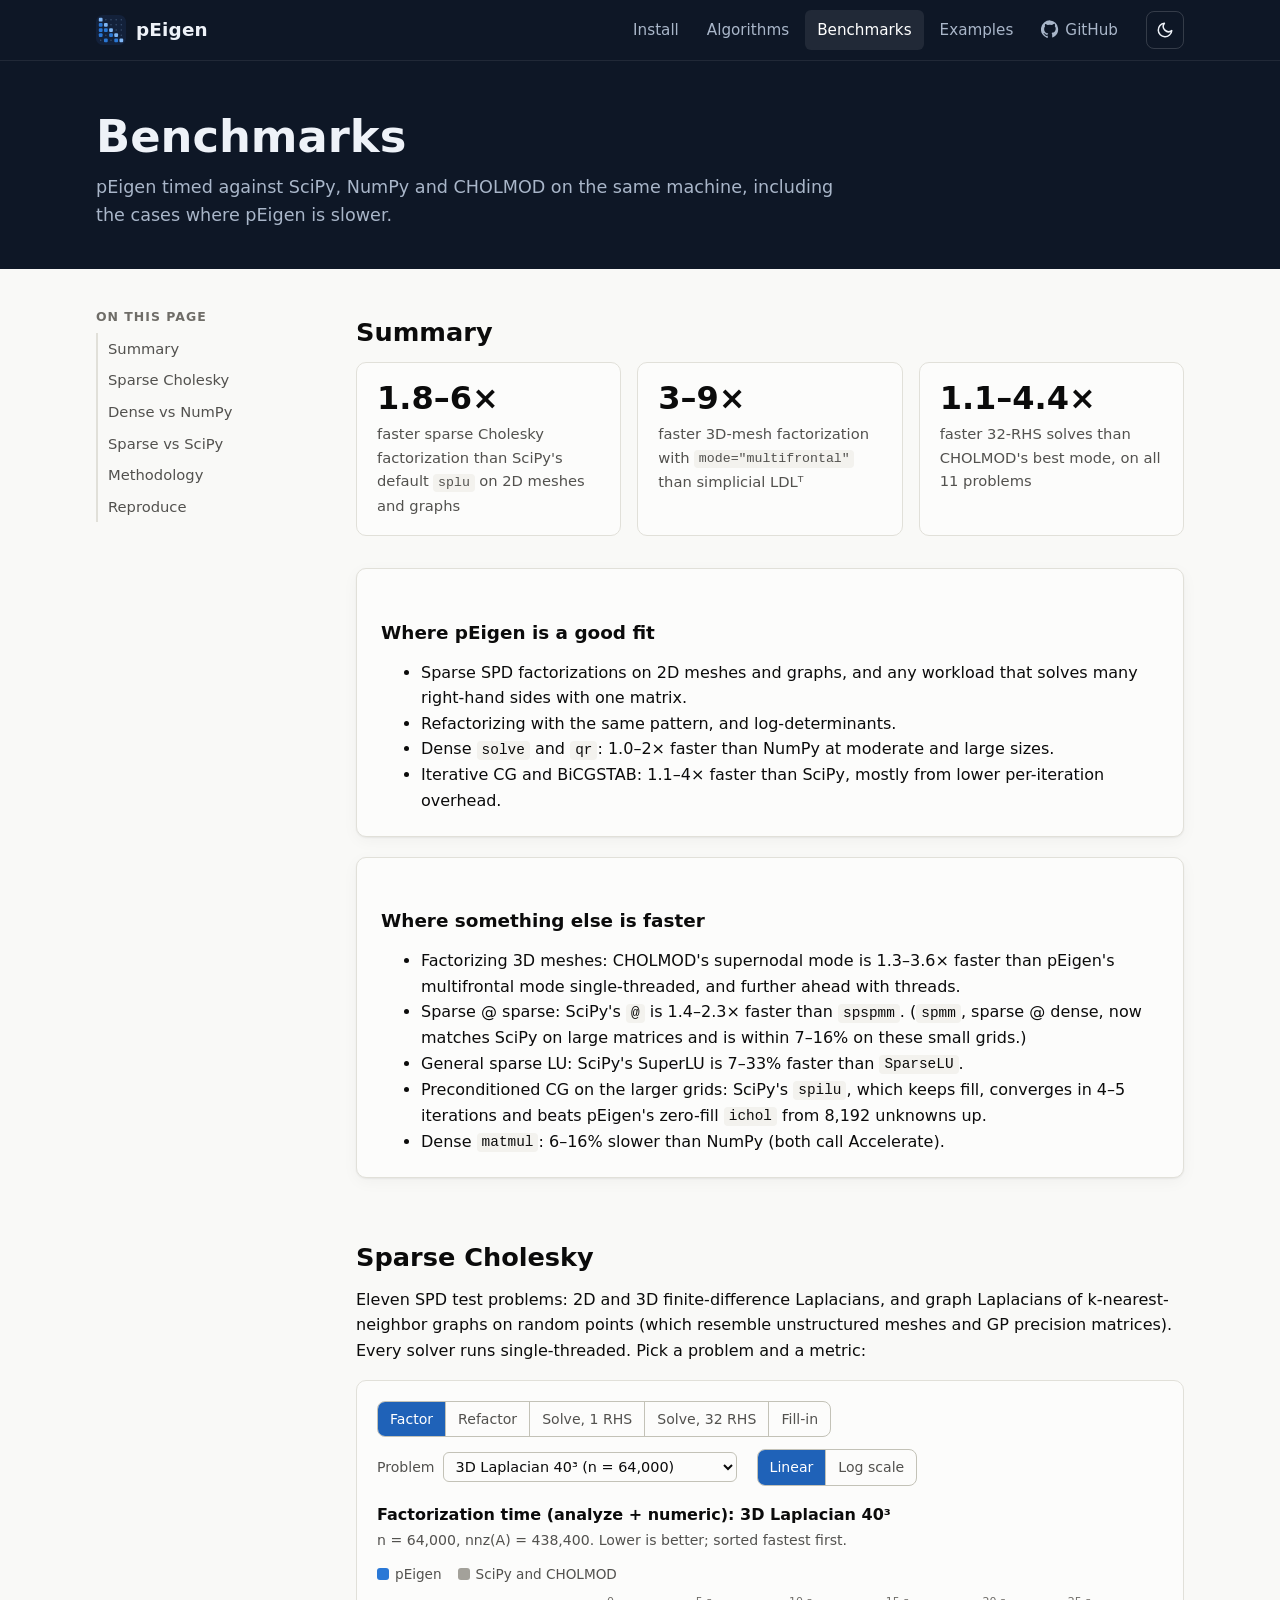
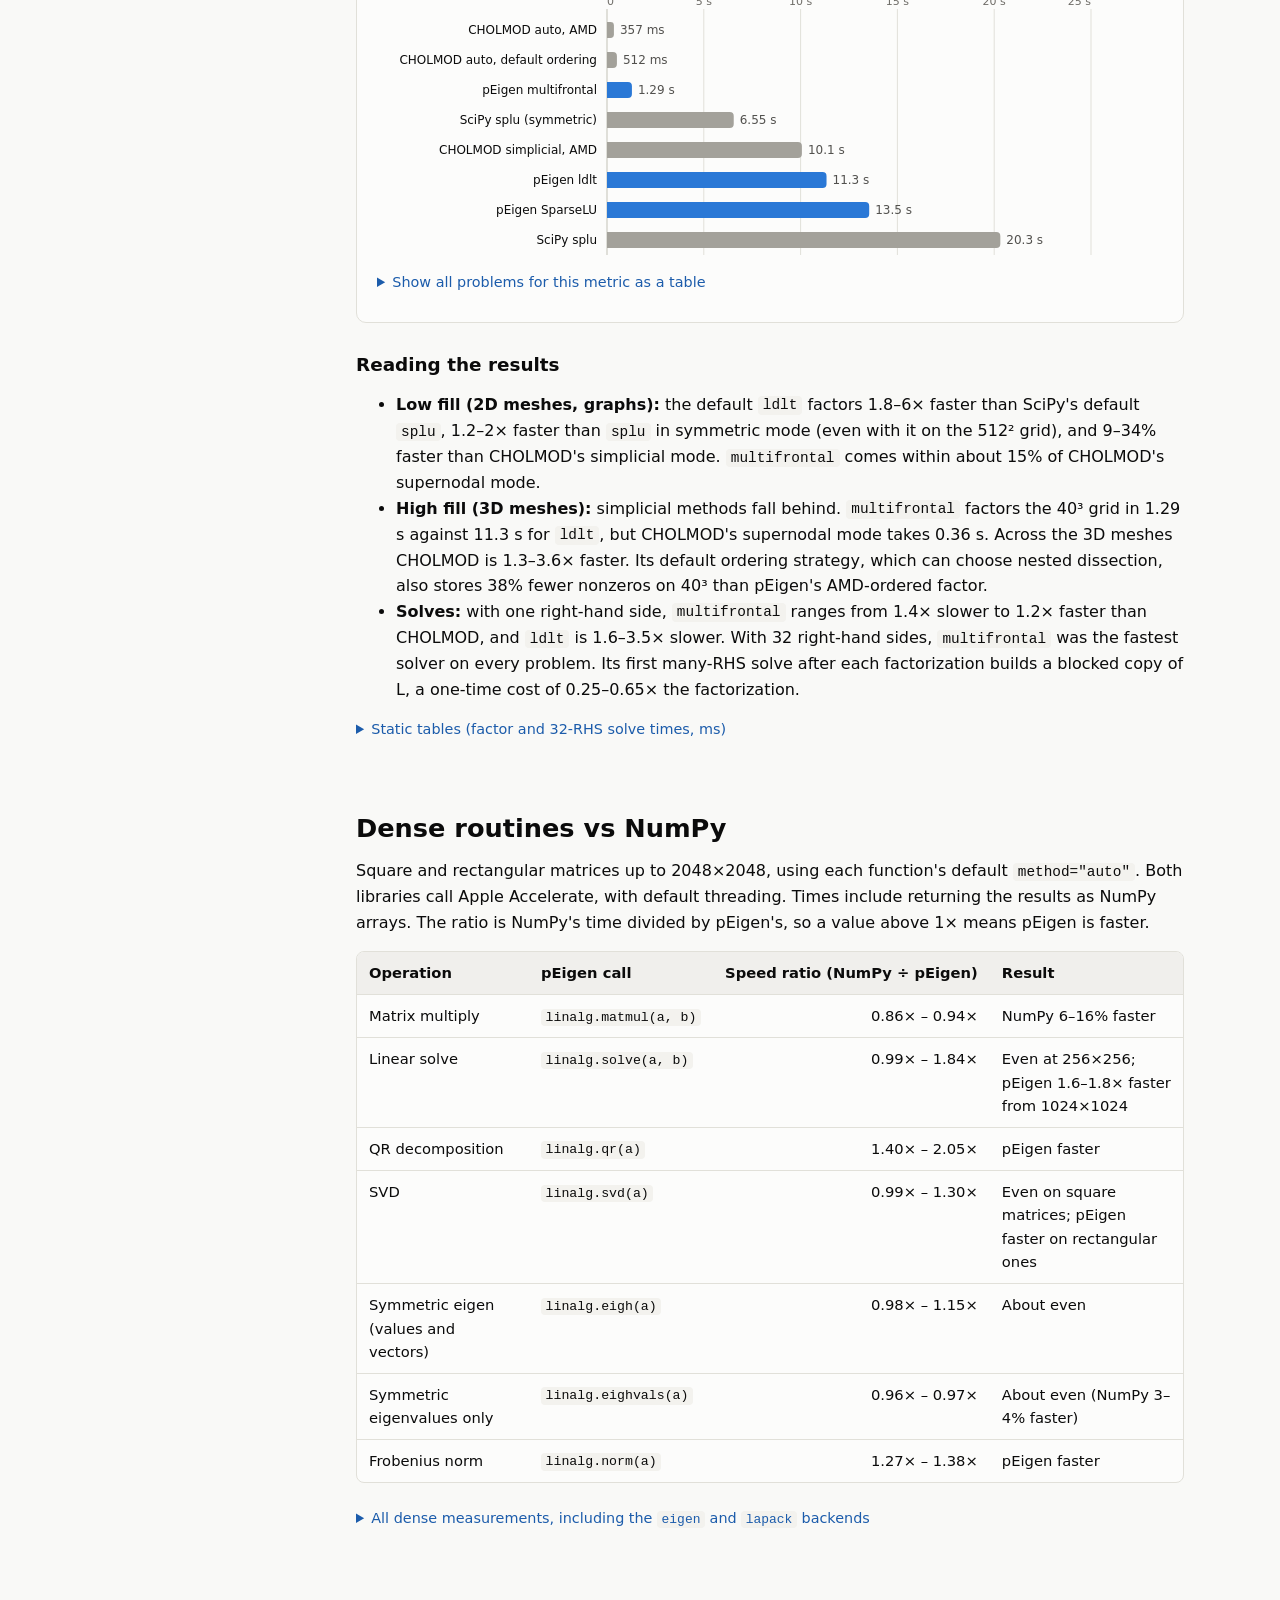
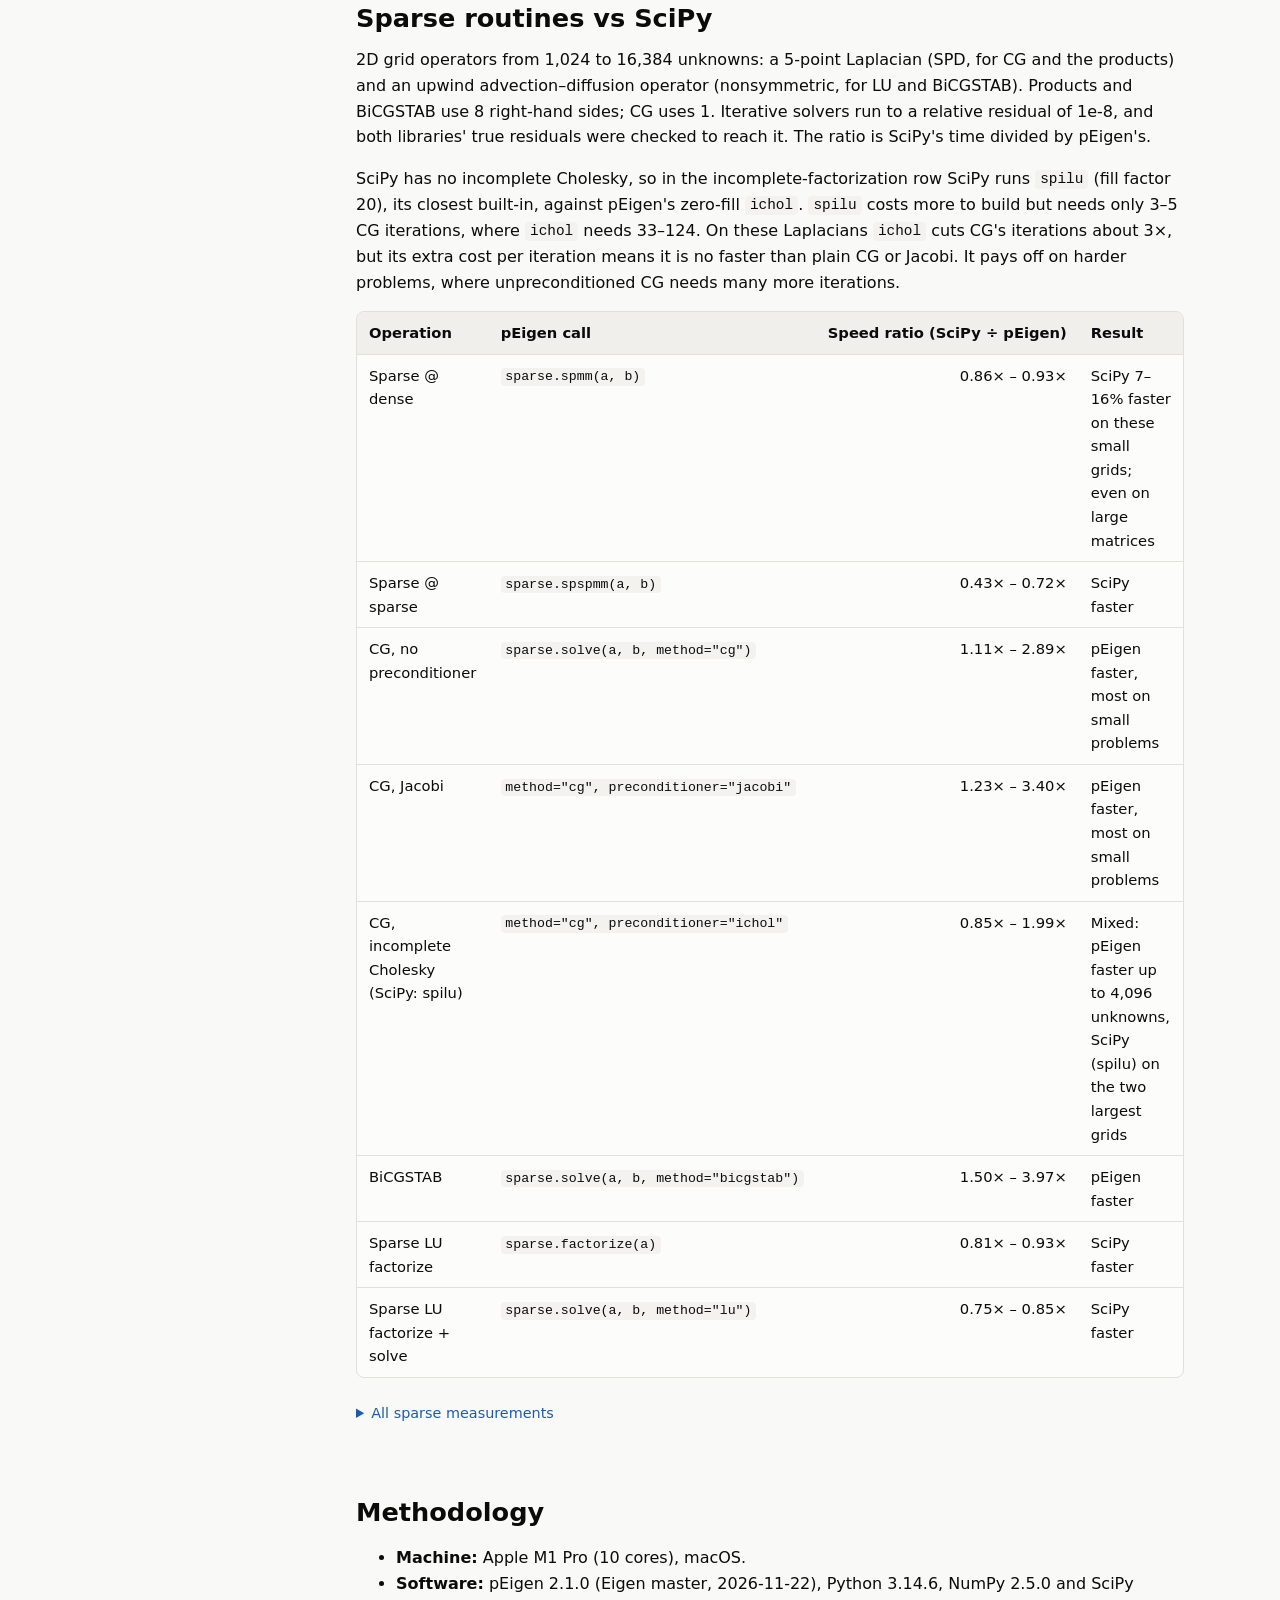
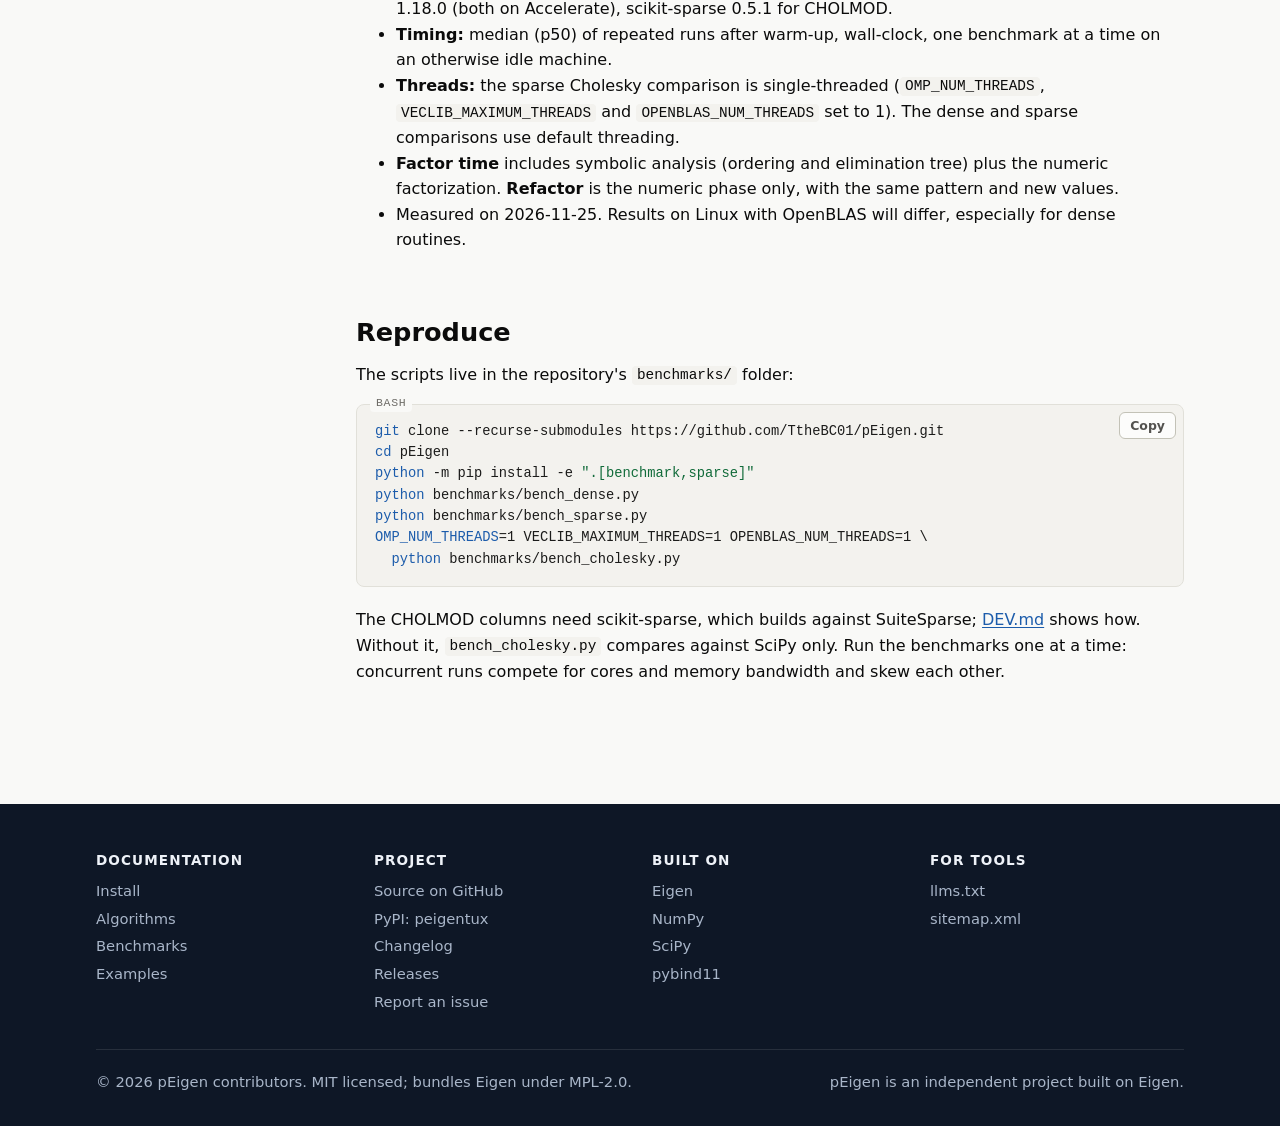
<file: website/benchmarks.html>
<!doctype html>
<html lang="en">
<head>
<meta charset="utf-8">
<meta name="viewport" content="width=device-width, initial-scale=1">
<title>Benchmarks: pEigen</title>
<meta name="description" content="pEigen benchmarked against NumPy, SciPy SuperLU and CHOLMOD: sparse Cholesky factor and solve times, dense routines and iterative solvers.">
<link rel="canonical" href="https://peigentux.com/benchmarks.html">
<link rel="icon" href="assets/logo.svg" type="image/svg+xml">
<meta name="theme-color" content="#0e1726">
<meta property="og:type" content="website">
<meta property="og:site_name" content="pEigen">
<meta property="og:title" content="Benchmarks: pEigen">
<meta property="og:description" content="pEigen benchmarked against NumPy, SciPy SuperLU and CHOLMOD: sparse Cholesky factor and solve times, dense routines and iterative solvers.">
<meta property="og:url" content="https://peigentux.com/benchmarks.html">
<meta name="twitter:card" content="summary">
<link rel="alternate" type="text/plain" title="llms.txt" href="llms.txt">
<link rel="stylesheet" href="assets/style.css">
<script>try{var t=localStorage.getItem("peigen-theme");if(t==="light"||t==="dark")document.documentElement.setAttribute("data-theme",t)}catch(e){}</script>
<script src="assets/site.js" defer></script>
<script src="assets/bench-cholesky-data.js" defer></script>
<script src="assets/bench.js" defer></script>
</head>
<body>
<a class="skip-link" href="#main">Skip to content</a>
<header class="site-header">
  <nav class="wrap nav" aria-label="Main">
    <a class="brand" href="./"><img src="assets/logo.svg" alt="" width="30" height="30">pEigen</a>
    <button class="icon-btn menu-btn" type="button" data-menu-toggle aria-expanded="false" aria-controls="nav-links" aria-label="Menu"><svg viewBox="0 0 24 24" fill="none" stroke="currentColor" stroke-width="2" stroke-linecap="round" aria-hidden="true"><path d="M4 6h16M4 12h16M4 18h16"/></svg></button>
    <ul class="nav-links" id="nav-links">
      <li><a href="install.html">Install</a></li>
      <li><a href="algorithms.html">Algorithms</a></li>
      <li><a href="benchmarks.html" aria-current="page">Benchmarks</a></li>
      <li><a href="examples.html">Examples</a></li>
      <li><a href="https://github.com/TtheBC01/pEigen"><svg viewBox="0 0 24 24" fill="currentColor" aria-hidden="true" style="width:18px;height:18px;vertical-align:-3px;margin-right:6px"><path d="M12 .5a12 12 0 0 0-3.8 23.4c.6.1.8-.3.8-.6v-2.2c-3.3.7-4-1.4-4-1.4-.6-1.4-1.4-1.8-1.4-1.8-1-.7.1-.7.1-.7 1.2.1 1.8 1.2 1.8 1.2 1 1.8 2.8 1.3 3.5 1 .1-.8.4-1.3.7-1.6-2.7-.3-5.5-1.3-5.5-5.9 0-1.3.5-2.4 1.2-3.2-.1-.3-.5-1.5.1-3.2 0 0 1-.3 3.3 1.2a11.5 11.5 0 0 1 6 0C17.3 4.7 18.3 5 18.3 5c.7 1.7.3 2.9.1 3.2.8.8 1.2 1.9 1.2 3.2 0 4.6-2.8 5.6-5.5 5.9.4.4.8 1.1.8 2.2v3.3c0 .3.2.7.8.6A12 12 0 0 0 12 .5z"/></svg>GitHub</a></li>
    </ul>
    <button class="icon-btn" type="button" data-theme-toggle aria-label="Toggle dark theme"></button>
  </nav>
</header>
<main id="main">
<section class="page-head">
  <div class="wrap">
    <h1>Benchmarks</h1>
    <p>pEigen timed against SciPy, NumPy and CHOLMOD on the same machine, including the cases where pEigen is slower.</p>
  </div>
</section>

<div class="wrap docs">
  <nav class="toc" aria-label="On this page">
    <h2>On this page</h2>
    <ul>
      <li><a href="#summary">Summary</a></li>
      <li><a href="#cholesky">Sparse Cholesky</a></li>
      <li><a href="#dense">Dense vs NumPy</a></li>
      <li><a href="#sparse">Sparse vs SciPy</a></li>
      <li><a href="#method">Methodology</a></li>
      <li><a href="#reproduce">Reproduce</a></li>
    </ul>
  </nav>
  <article>
    <section id="summary">
      <h2>Summary</h2>
      <div class="stats">
        <div class="stat"><div class="value">1.8–6×</div><div class="label">faster sparse Cholesky factorization than SciPy's default <code>splu</code> on 2D meshes and graphs</div></div>
        <div class="stat"><div class="value">3–9×</div><div class="label">faster 3D-mesh factorization with <code>mode="multifrontal"</code> than simplicial LDLᵀ</div></div>
        <div class="stat"><div class="value">1.1–4.4×</div><div class="label">faster 32-RHS solves than CHOLMOD's best mode, on all 11 problems</div></div>
      </div>
      <div class="grid grid-2">
        <div class="card">
          <h3>Where pEigen is a good fit</h3>
          <ul>
            <li>Sparse SPD factorizations on 2D meshes and graphs, and any workload that solves many right-hand sides with one matrix.</li>
            <li>Refactorizing with the same pattern, and log-determinants.</li>
            <li>Dense <code>solve</code> and <code>qr</code>: 1.0–2× faster than NumPy at moderate and large sizes.</li>
            <li>Iterative CG and BiCGSTAB: 1.1–4× faster than SciPy, mostly from lower per-iteration overhead.</li>
          </ul>
        </div>
        <div class="card">
          <h3>Where something else is faster</h3>
          <ul>
            <li>Factorizing 3D meshes: CHOLMOD's supernodal mode is 1.3–3.6× faster than pEigen's multifrontal mode single-threaded, and further ahead with threads.</li>
            <li>Sparse @ sparse: SciPy's <code>@</code> is 1.4–2.3× faster than <code>spspmm</code>. (<code>spmm</code>, sparse @ dense, now matches SciPy on large matrices and is within 7–16% on these small grids.)</li>
            <li>General sparse LU: SciPy's SuperLU is 7–33% faster than <code>SparseLU</code>.</li>
            <li>Preconditioned CG on the larger grids: SciPy's <code>spilu</code>, which keeps fill, converges in 4–5 iterations and beats pEigen's zero-fill <code>ichol</code> from 8,192 unknowns up.</li>
            <li>Dense <code>matmul</code>: 6–16% slower than NumPy (both call Accelerate).</li>
          </ul>
        </div>
      </div>
    </section>

    <section id="cholesky">
      <h2>Sparse Cholesky</h2>
      <p>Eleven SPD test problems: 2D and 3D finite-difference Laplacians, and graph Laplacians of k-nearest-neighbor graphs on random points (which resemble unstructured meshes and GP precision matrices). Every solver runs single-threaded. Pick a problem and a metric:</p>
      <div class="viz" id="chol-viz">
        <div class="viz-controls"></div>
        <div class="viz-title">Factorization time</div>
        <div class="viz-sub"></div>
        <div class="legend" aria-hidden="true">
          <span><span class="sw" style="background: var(--series-peigen)"></span>pEigen</span>
          <span><span class="sw" style="background: var(--series-other)"></span>SciPy and CHOLMOD</span>
        </div>
        <div class="chart"><noscript><p>The interactive chart needs JavaScript. The full tables are below.</p></noscript></div>
        <details class="table-view">
          <summary>Show all problems for this metric as a table</summary>
          <div class="table-host"></div>
        </details>
      </div>
      <h3>Reading the results</h3>
      <ul>
        <li><strong>Low fill (2D meshes, graphs):</strong> the default <code>ldlt</code> factors 1.8–6× faster than SciPy's default <code>splu</code>, 1.2–2× faster than <code>splu</code> in symmetric mode (even with it on the 512² grid), and 9–34% faster than CHOLMOD's simplicial mode. <code>multifrontal</code> comes within about 15% of CHOLMOD's supernodal mode.</li>
        <li><strong>High fill (3D meshes):</strong> simplicial methods fall behind. <code>multifrontal</code> factors the 40³ grid in 1.29 s against 11.3 s for <code>ldlt</code>, but CHOLMOD's supernodal mode takes 0.36 s. Across the 3D meshes CHOLMOD is 1.3–3.6× faster. Its default ordering strategy, which can choose nested dissection, also stores 38% fewer nonzeros on 40³ than pEigen's AMD-ordered factor.</li>
        <li><strong>Solves:</strong> with one right-hand side, <code>multifrontal</code> ranges from 1.4× slower to 1.2× faster than CHOLMOD, and <code>ldlt</code> is 1.6–3.5× slower. With 32 right-hand sides, <code>multifrontal</code> was the fastest solver on every problem. Its first many-RHS solve after each factorization builds a blocked copy of L, a one-time cost of 0.25–0.65× the factorization.</li>
      </ul>
      <details class="table-view">
        <summary>Static tables (factor and 32-RHS solve times, ms)</summary>
        <h3>Factorization time (ms)</h3><div class="table-wrap"><table><thead><tr><th>Problem</th><th class="num">pEigen ldlt</th><th class="num">pEigen multifrontal</th><th class="num">pEigen SparseLU</th><th class="num">SciPy splu</th><th class="num">SciPy splu (symmetric)</th><th class="num">CHOLMOD simplicial, AMD</th><th class="num">CHOLMOD auto, AMD</th><th class="num">CHOLMOD auto, default ordering</th></tr></thead><tbody><tr><td>2D Laplacian 64²</td><td class="num">1.96</td><td class="num">2.06</td><td class="num">5.85</td><td class="num">5.08</td><td class="num">3.43</td><td class="num">2.19</td><td class="num">2.16</td><td class="num">2.14</td></tr><tr><td>2D Laplacian 128²</td><td class="num">12.7</td><td class="num">8.47</td><td class="num">28.4</td><td class="num">26.5</td><td class="num">17.1</td><td class="num">14.5</td><td class="num">9.18</td><td class="num">8.97</td></tr><tr><td>2D Laplacian 256²</td><td class="num">82.1</td><td class="num">36.8</td><td class="num">143.8</td><td class="num">161.6</td><td class="num">99.8</td><td class="num">95.2</td><td class="num">37.3</td><td class="num">37.2</td></tr><tr><td>2D Laplacian 512²</td><td class="num">633.6</td><td class="num">196.1</td><td class="num">853</td><td class="num">1,157</td><td class="num">613.1</td><td class="num">758.8</td><td class="num">167.7</td><td class="num">168.2</td></tr><tr><td>3D Laplacian 16³</td><td class="num">18.8</td><td class="num">6.56</td><td class="num">33.9</td><td class="num">41.4</td><td class="num">18.7</td><td class="num">19.9</td><td class="num">4.86</td><td class="num">4.87</td></tr><tr><td>3D Laplacian 24³</td><td class="num">231.1</td><td class="num">45.6</td><td class="num">368.8</td><td class="num">581.3</td><td class="num">214.4</td><td class="num">262.9</td><td class="num">24.8</td><td class="num">71.9</td></tr><tr><td>3D Laplacian 32³</td><td class="num">2,200</td><td class="num">289</td><td class="num">2,611</td><td class="num">3,831</td><td class="num">1,526</td><td class="num">2,615</td><td class="num">115.8</td><td class="num">214.2</td></tr><tr><td>3D Laplacian 40³</td><td class="num">1.134e+04</td><td class="num">1,287</td><td class="num">1.354e+04</td><td class="num">2.032e+04</td><td class="num">6,546</td><td class="num">1.007e+04</td><td class="num">357.2</td><td class="num">512.3</td></tr><tr><td>kNN graph 10k</td><td class="num">8.83</td><td class="num">9.22</td><td class="num">35.4</td><td class="num">32.8</td><td class="num">16.3</td><td class="num">10.1</td><td class="num">9.09</td><td class="num">9.09</td></tr><tr><td>kNN graph 50k</td><td class="num">63.6</td><td class="num">50.1</td><td class="num">272.7</td><td class="num">289.5</td><td class="num">123</td><td class="num">69.4</td><td class="num">48.3</td><td class="num">48.4</td></tr><tr><td>kNN graph 200k</td><td class="num">400.6</td><td class="num">239.1</td><td class="num">2,117</td><td class="num">2,300</td><td class="num">811.7</td><td class="num">537.5</td><td class="num">224.6</td><td class="num">223.4</td></tr></tbody></table></div>
<h3>Solve time, 32 right-hand sides (ms)</h3><div class="table-wrap"><table><thead><tr><th>Problem</th><th class="num">pEigen ldlt</th><th class="num">pEigen multifrontal</th><th class="num">pEigen SparseLU</th><th class="num">SciPy splu</th><th class="num">SciPy splu (symmetric)</th><th class="num">CHOLMOD simplicial, AMD</th><th class="num">CHOLMOD auto, AMD</th><th class="num">CHOLMOD auto, default ordering</th></tr></thead><tbody><tr><td>2D Laplacian 64²</td><td class="num">0.92</td><td class="num">0.88</td><td class="num">6.75</td><td class="num">3.89</td><td class="num">3.91</td><td class="num">1.02</td><td class="num">1.01</td><td class="num">1</td></tr><tr><td>2D Laplacian 128²</td><td class="num">5.05</td><td class="num">3.94</td><td class="num">43.9</td><td class="num">18.4</td><td class="num">18.9</td><td class="num">5.38</td><td class="num">14.5</td><td class="num">14.3</td></tr><tr><td>2D Laplacian 256²</td><td class="num">25</td><td class="num">19.2</td><td class="num">289.2</td><td class="num">86.2</td><td class="num">94.5</td><td class="num">28.1</td><td class="num">64.8</td><td class="num">64.8</td></tr><tr><td>2D Laplacian 512²</td><td class="num">129.8</td><td class="num">84.1</td><td class="num">1,634</td><td class="num">435.3</td><td class="num">481.7</td><td class="num">145</td><td class="num">289.6</td><td class="num">289.8</td></tr><tr><td>3D Laplacian 16³</td><td class="num">3.43</td><td class="num">1.16</td><td class="num">33.9</td><td class="num">12.2</td><td class="num">7.7</td><td class="num">2.81</td><td class="num">5.08</td><td class="num">5.08</td></tr><tr><td>3D Laplacian 24³</td><td class="num">24.8</td><td class="num">5.92</td><td class="num">287.8</td><td class="num">81.8</td><td class="num">40.1</td><td class="num">18.3</td><td class="num">10.6</td><td class="num">10.3</td></tr><tr><td>3D Laplacian 32³</td><td class="num">106.6</td><td class="num">21.7</td><td class="num">1,081</td><td class="num">370.7</td><td class="num">168</td><td class="num">80.4</td><td class="num">61.2</td><td class="num">60.2</td></tr><tr><td>3D Laplacian 40³</td><td class="num">319.7</td><td class="num">53.5</td><td class="num">3,289</td><td class="num">1,271</td><td class="num">501.5</td><td class="num">210.8</td><td class="num">75</td><td class="num">66.5</td></tr><tr><td>kNN graph 10k</td><td class="num">2.52</td><td class="num">2.25</td><td class="num">31.6</td><td class="num">11.9</td><td class="num">6.97</td><td class="num">3.09</td><td class="num">3.34</td><td class="num">3.34</td></tr><tr><td>kNN graph 50k</td><td class="num">17.5</td><td class="num">14.6</td><td class="num">295.6</td><td class="num">89.1</td><td class="num">56.9</td><td class="num">21.3</td><td class="num">22.3</td><td class="num">22.4</td></tr><tr><td>kNN graph 200k</td><td class="num">91.3</td><td class="num">69.3</td><td class="num">1,769</td><td class="num">476.9</td><td class="num">451.1</td><td class="num">108.5</td><td class="num">104.2</td><td class="num">104.4</td></tr></tbody></table></div>
      </details>
    </section>

    <section id="dense">
      <h2>Dense routines vs NumPy</h2>
      <p>Square and rectangular matrices up to 2048×2048, using each function's default <code>method="auto"</code>. Both libraries call Apple Accelerate, with default threading. Times include returning the results as NumPy arrays. The ratio is NumPy's time divided by pEigen's, so a value above 1× means pEigen is faster.</p>
      <div class="table-wrap"><table><thead><tr><th>Operation</th><th>pEigen call</th><th class="num">Speed ratio (NumPy ÷ pEigen)</th><th>Result</th></tr></thead><tbody><tr><td>Matrix multiply</td><td><code>linalg.matmul(a, b)</code></td><td class="num">0.86× – 0.94×</td><td>NumPy 6–16% faster</td></tr><tr><td>Linear solve</td><td><code>linalg.solve(a, b)</code></td><td class="num">0.99× – 1.84×</td><td>Even at 256×256; pEigen 1.6–1.8× faster from 1024×1024</td></tr><tr><td>QR decomposition</td><td><code>linalg.qr(a)</code></td><td class="num">1.40× – 2.05×</td><td>pEigen faster</td></tr><tr><td>SVD</td><td><code>linalg.svd(a)</code></td><td class="num">0.99× – 1.30×</td><td>Even on square matrices; pEigen faster on rectangular ones</td></tr><tr><td>Symmetric eigen (values and vectors)</td><td><code>linalg.eigh(a)</code></td><td class="num">0.98× – 1.15×</td><td>About even</td></tr><tr><td>Symmetric eigenvalues only</td><td><code>linalg.eighvals(a)</code></td><td class="num">0.96× – 0.97×</td><td>About even (NumPy 3–4% faster)</td></tr><tr><td>Frobenius norm</td><td><code>linalg.norm(a)</code></td><td class="num">1.27× – 1.38×</td><td>pEigen faster</td></tr></tbody></table></div>
      <details class="table-view">
        <summary>All dense measurements, including the <code>eigen</code> and <code>lapack</code> backends</summary>
        <h3>Matmul (with copy-out)</h3><div class="table-wrap"><table><thead><tr><th>op</th><th>size</th><th class="num">numpy_p50(ms)</th><th class="num">peigen_p50(ms)</th><th class="num">speedup</th></tr></thead><tbody><tr><td>matmul</td><td>256x256</td><td class="num">0.102</td><td class="num">0.109</td><td class="num">0.94x</td></tr><tr><td>matmul</td><td>512x512</td><td class="num">0.658</td><td class="num">0.735</td><td class="num">0.90x</td></tr><tr><td>matmul</td><td>1024x1024</td><td class="num">5.03</td><td class="num">5.866</td><td class="num">0.86x</td></tr><tr><td>matmul</td><td>1024x256@256x128</td><td class="num">0.156</td><td class="num">0.171</td><td class="num">0.91x</td></tr><tr><td>matmul</td><td>512x128@128x64</td><td class="num">0.036</td><td class="num">0.039</td><td class="num">0.93x</td></tr><tr><td>matmul</td><td>256x1024@1024x512</td><td class="num">0.617</td><td class="num">0.655</td><td class="num">0.94x</td></tr></tbody></table></div>
<h3>Solve (with copy-out)</h3><div class="table-wrap"><table><thead><tr><th>op</th><th>size</th><th class="num">numpy_p50(ms)</th><th class="num">peigen_p50(ms)</th><th class="num">speedup</th></tr></thead><tbody><tr><td>solve[eigen]</td><td>256x256</td><td class="num">0.282</td><td class="num">0.31</td><td class="num">0.91x</td></tr><tr><td>solve[lapack]</td><td>256x256</td><td class="num">0.282</td><td class="num">0.267</td><td class="num">1.06x</td></tr><tr><td>solve[auto]</td><td>256x256</td><td class="num">0.282</td><td class="num">0.284</td><td class="num">0.99x</td></tr><tr><td>solve[eigen]</td><td>512x512</td><td class="num">1.7</td><td class="num">1.577</td><td class="num">1.08x</td></tr><tr><td>solve[lapack]</td><td>512x512</td><td class="num">1.7</td><td class="num">1.663</td><td class="num">1.02x</td></tr><tr><td>solve[auto]</td><td>512x512</td><td class="num">1.7</td><td class="num">1.631</td><td class="num">1.04x</td></tr><tr><td>solve[eigen]</td><td>1024x1024</td><td class="num">14.326</td><td class="num">9.966</td><td class="num">1.44x</td></tr><tr><td>solve[lapack]</td><td>1024x1024</td><td class="num">14.326</td><td class="num">7.915</td><td class="num">1.81x</td></tr><tr><td>solve[auto]</td><td>1024x1024</td><td class="num">14.326</td><td class="num">7.771</td><td class="num">1.84x</td></tr><tr><td>solve[eigen]</td><td>2048x2048</td><td class="num">78.266</td><td class="num">63.737</td><td class="num">1.23x</td></tr><tr><td>solve[lapack]</td><td>2048x2048</td><td class="num">78.266</td><td class="num">48.779</td><td class="num">1.60x</td></tr><tr><td>solve[auto]</td><td>2048x2048</td><td class="num">78.266</td><td class="num">48.769</td><td class="num">1.60x</td></tr><tr><td>solve[eigen]</td><td>256x256@4rhs</td><td class="num">0.295</td><td class="num">0.362</td><td class="num">0.82x</td></tr><tr><td>solve[lapack]</td><td>256x256@4rhs</td><td class="num">0.295</td><td class="num">0.282</td><td class="num">1.05x</td></tr><tr><td>solve[auto]</td><td>256x256@4rhs</td><td class="num">0.295</td><td class="num">0.28</td><td class="num">1.05x</td></tr><tr><td>solve[eigen]</td><td>512x512@4rhs</td><td class="num">1.734</td><td class="num">1.804</td><td class="num">0.96x</td></tr><tr><td>solve[lapack]</td><td>512x512@4rhs</td><td class="num">1.734</td><td class="num">1.553</td><td class="num">1.12x</td></tr><tr><td>solve[auto]</td><td>512x512@4rhs</td><td class="num">1.734</td><td class="num">1.56</td><td class="num">1.11x</td></tr><tr><td>solve[eigen]</td><td>1024x1024@4rhs</td><td class="num">14.298</td><td class="num">11.403</td><td class="num">1.25x</td></tr><tr><td>solve[lapack]</td><td>1024x1024@4rhs</td><td class="num">14.298</td><td class="num">8.593</td><td class="num">1.66x</td></tr><tr><td>solve[auto]</td><td>1024x1024@4rhs</td><td class="num">14.298</td><td class="num">8.111</td><td class="num">1.76x</td></tr><tr><td>solve[eigen]</td><td>2048x2048@4rhs</td><td class="num">82.602</td><td class="num">69.523</td><td class="num">1.19x</td></tr><tr><td>solve[lapack]</td><td>2048x2048@4rhs</td><td class="num">82.602</td><td class="num">48.353</td><td class="num">1.71x</td></tr><tr><td>solve[auto]</td><td>2048x2048@4rhs</td><td class="num">82.602</td><td class="num">49.055</td><td class="num">1.68x</td></tr></tbody></table></div>
<h3>Norm Frobenius (2D default)</h3><div class="table-wrap"><table><thead><tr><th>op</th><th>size</th><th class="num">numpy_p50(ms)</th><th class="num">peigen_p50(ms)</th><th class="num">speedup</th></tr></thead><tbody><tr><td>norm</td><td>256x256</td><td class="num">0.011</td><td class="num">0.009</td><td class="num">1.31x</td></tr><tr><td>norm</td><td>512x512</td><td class="num">0.042</td><td class="num">0.032</td><td class="num">1.32x</td></tr><tr><td>norm</td><td>1024x1024</td><td class="num">0.17</td><td class="num">0.131</td><td class="num">1.30x</td></tr><tr><td>norm</td><td>1024x256</td><td class="num">0.042</td><td class="num">0.033</td><td class="num">1.27x</td></tr><tr><td>norm</td><td>512x128</td><td class="num">0.012</td><td class="num">0.009</td><td class="num">1.35x</td></tr><tr><td>norm</td><td>256x1024</td><td class="num">0.045</td><td class="num">0.033</td><td class="num">1.38x</td></tr></tbody></table></div>
<h3>SVD with copy-out (U, s, Vt returned)</h3><div class="table-wrap"><table><thead><tr><th>op</th><th>size</th><th class="num">numpy_p50(ms)</th><th class="num">peigen_p50(ms)</th><th class="num">speedup</th></tr></thead><tbody><tr><td>svd[bdcsvd]</td><td>256x256</td><td class="num">8.301</td><td class="num">10.274</td><td class="num">0.81x</td></tr><tr><td>svd[lapack]</td><td>256x256</td><td class="num">8.301</td><td class="num">8.014</td><td class="num">1.04x</td></tr><tr><td>svd[auto]</td><td>256x256</td><td class="num">8.301</td><td class="num">8.066</td><td class="num">1.03x</td></tr><tr><td>svd[bdcsvd]</td><td>512x512</td><td class="num">43.62</td><td class="num">49.454</td><td class="num">0.88x</td></tr><tr><td>svd[lapack]</td><td>512x512</td><td class="num">43.62</td><td class="num">50.922</td><td class="num">0.86x</td></tr><tr><td>svd[auto]</td><td>512x512</td><td class="num">43.62</td><td class="num">44.27</td><td class="num">0.99x</td></tr><tr><td>svd[bdcsvd]</td><td>1024x1024</td><td class="num">284.525</td><td class="num">282.917</td><td class="num">1.01x</td></tr><tr><td>svd[lapack]</td><td>1024x1024</td><td class="num">284.525</td><td class="num">272.216</td><td class="num">1.05x</td></tr><tr><td>svd[auto]</td><td>1024x1024</td><td class="num">284.525</td><td class="num">272.84</td><td class="num">1.04x</td></tr><tr><td>svd[bdcsvd]</td><td>1024x256</td><td class="num">20.881</td><td class="num">17.258</td><td class="num">1.21x</td></tr><tr><td>svd[lapack]</td><td>1024x256</td><td class="num">20.881</td><td class="num">19.517</td><td class="num">1.07x</td></tr><tr><td>svd[auto]</td><td>1024x256</td><td class="num">20.881</td><td class="num">19.641</td><td class="num">1.06x</td></tr><tr><td>svd[bdcsvd]</td><td>512x128</td><td class="num">5.415</td><td class="num">3.296</td><td class="num">1.64x</td></tr><tr><td>svd[lapack]</td><td>512x128</td><td class="num">5.415</td><td class="num">4.245</td><td class="num">1.28x</td></tr><tr><td>svd[auto]</td><td>512x128</td><td class="num">5.415</td><td class="num">4.177</td><td class="num">1.30x</td></tr><tr><td>svd[bdcsvd]</td><td>256x1024</td><td class="num">27.579</td><td class="num">17.761</td><td class="num">1.55x</td></tr><tr><td>svd[lapack]</td><td>256x1024</td><td class="num">27.579</td><td class="num">26.451</td><td class="num">1.04x</td></tr><tr><td>svd[auto]</td><td>256x1024</td><td class="num">27.579</td><td class="num">26.563</td><td class="num">1.04x</td></tr></tbody></table></div>
<h3>SVD compute-only (minimal return; excludes U/V copy-out)</h3><div class="table-wrap"><table><thead><tr><th>op</th><th>size</th><th class="num">numpy_p50(ms)</th><th class="num">peigen_p50(ms)</th><th class="num">speedup</th></tr></thead><tbody><tr><td>svd_compute[bdcsvd]</td><td>256x256</td><td class="num">7.9</td><td class="num">10.443</td><td class="num">0.76x</td></tr><tr><td>svd_compute[lapack]</td><td>256x256</td><td class="num">7.9</td><td class="num">8.108</td><td class="num">0.97x</td></tr><tr><td>svd_compute[auto]</td><td>256x256</td><td class="num">7.9</td><td class="num">7.899</td><td class="num">1.00x</td></tr><tr><td>svd_compute[bdcsvd]</td><td>512x512</td><td class="num">44.909</td><td class="num">48.798</td><td class="num">0.92x</td></tr><tr><td>svd_compute[lapack]</td><td>512x512</td><td class="num">44.909</td><td class="num">43.176</td><td class="num">1.04x</td></tr><tr><td>svd_compute[auto]</td><td>512x512</td><td class="num">44.909</td><td class="num">42.837</td><td class="num">1.05x</td></tr><tr><td>svd_compute[bdcsvd]</td><td>1024x1024</td><td class="num">273.213</td><td class="num">275.25</td><td class="num">0.99x</td></tr><tr><td>svd_compute[lapack]</td><td>1024x1024</td><td class="num">273.213</td><td class="num">271.885</td><td class="num">1.00x</td></tr><tr><td>svd_compute[auto]</td><td>1024x1024</td><td class="num">273.213</td><td class="num">271.036</td><td class="num">1.01x</td></tr><tr><td>svd_compute[bdcsvd]</td><td>1024x256</td><td class="num">21.986</td><td class="num">16.904</td><td class="num">1.30x</td></tr><tr><td>svd_compute[lapack]</td><td>1024x256</td><td class="num">21.986</td><td class="num">19.258</td><td class="num">1.14x</td></tr><tr><td>svd_compute[auto]</td><td>1024x256</td><td class="num">21.986</td><td class="num">19.344</td><td class="num">1.14x</td></tr><tr><td>svd_compute[bdcsvd]</td><td>512x128</td><td class="num">4.954</td><td class="num">3.382</td><td class="num">1.46x</td></tr><tr><td>svd_compute[lapack]</td><td>512x128</td><td class="num">4.954</td><td class="num">3.98</td><td class="num">1.24x</td></tr><tr><td>svd_compute[auto]</td><td>512x128</td><td class="num">4.954</td><td class="num">3.864</td><td class="num">1.28x</td></tr><tr><td>svd_compute[bdcsvd]</td><td>256x1024</td><td class="num">27.176</td><td class="num">17.053</td><td class="num">1.59x</td></tr><tr><td>svd_compute[lapack]</td><td>256x1024</td><td class="num">27.176</td><td class="num">26.207</td><td class="num">1.04x</td></tr><tr><td>svd_compute[auto]</td><td>256x1024</td><td class="num">27.176</td><td class="num">26.296</td><td class="num">1.03x</td></tr></tbody></table></div>
<h3>QR with copy-out (Q, R returned, mode=&#x27;reduced&#x27;)</h3><div class="table-wrap"><table><thead><tr><th>op</th><th>size</th><th class="num">numpy_p50(ms)</th><th class="num">peigen_p50(ms)</th><th class="num">speedup</th></tr></thead><tbody><tr><td>qr</td><td>256x256</td><td class="num">1.857</td><td class="num">1.324</td><td class="num">1.40x</td></tr><tr><td>qr</td><td>512x512</td><td class="num">9.203</td><td class="num">5.688</td><td class="num">1.62x</td></tr><tr><td>qr</td><td>1024x1024</td><td class="num">59.446</td><td class="num">36.294</td><td class="num">1.64x</td></tr><tr><td>qr</td><td>2048x2048</td><td class="num">432.218</td><td class="num">233.359</td><td class="num">1.85x</td></tr><tr><td>qr</td><td>2048x1024</td><td class="num">187.99</td><td class="num">121.389</td><td class="num">1.55x</td></tr><tr><td>qr</td><td>1024x256</td><td class="num">12.297</td><td class="num">6.651</td><td class="num">1.85x</td></tr><tr><td>qr</td><td>512x128</td><td class="num">2.481</td><td class="num">1.208</td><td class="num">2.05x</td></tr></tbody></table></div>
<h3>Eigh with copy-out (eigenvalues and eigenvectors returned)</h3><div class="table-wrap"><table><thead><tr><th>op</th><th>size</th><th class="num">numpy_p50(ms)</th><th class="num">peigen_p50(ms)</th><th class="num">speedup</th></tr></thead><tbody><tr><td>eigh[eigen]</td><td>256x256</td><td class="num">4.362</td><td class="num">10.991</td><td class="num">0.40x</td></tr><tr><td>eigh[lapack]</td><td>256x256</td><td class="num">4.362</td><td class="num">4.26</td><td class="num">1.02x</td></tr><tr><td>eigh[auto]</td><td>256x256</td><td class="num">4.362</td><td class="num">4.335</td><td class="num">1.01x</td></tr><tr><td>eigh[eigen]</td><td>512x512</td><td class="num">26.874</td><td class="num">81.24</td><td class="num">0.33x</td></tr><tr><td>eigh[lapack]</td><td>512x512</td><td class="num">26.874</td><td class="num">23.361</td><td class="num">1.15x</td></tr><tr><td>eigh[auto]</td><td>512x512</td><td class="num">26.874</td><td class="num">23.334</td><td class="num">1.15x</td></tr><tr><td>eigh[eigen]</td><td>1024x1024</td><td class="num">143.671</td><td class="num">591.581</td><td class="num">0.24x</td></tr><tr><td>eigh[lapack]</td><td>1024x1024</td><td class="num">143.671</td><td class="num">156.079</td><td class="num">0.92x</td></tr><tr><td>eigh[auto]</td><td>1024x1024</td><td class="num">143.671</td><td class="num">146.631</td><td class="num">0.98x</td></tr></tbody></table></div>
<h3>Eigh eigenvalues only (no eigenvector copy-out)</h3><div class="table-wrap"><table><thead><tr><th>op</th><th>size</th><th class="num">numpy_p50(ms)</th><th class="num">peigen_p50(ms)</th><th class="num">speedup</th></tr></thead><tbody><tr><td>eighvals[eigen]</td><td>256x256</td><td class="num">2.582</td><td class="num">4.082</td><td class="num">0.63x</td></tr><tr><td>eighvals[lapack]</td><td>256x256</td><td class="num">2.582</td><td class="num">2.664</td><td class="num">0.97x</td></tr><tr><td>eighvals[auto]</td><td>256x256</td><td class="num">2.582</td><td class="num">2.685</td><td class="num">0.96x</td></tr><tr><td>eighvals[eigen]</td><td>512x512</td><td class="num">15.429</td><td class="num">22.425</td><td class="num">0.69x</td></tr><tr><td>eighvals[lapack]</td><td>512x512</td><td class="num">15.429</td><td class="num">15.899</td><td class="num">0.97x</td></tr><tr><td>eighvals[auto]</td><td>512x512</td><td class="num">15.429</td><td class="num">15.825</td><td class="num">0.97x</td></tr><tr><td>eighvals[eigen]</td><td>1024x1024</td><td class="num">96.669</td><td class="num">129.039</td><td class="num">0.75x</td></tr><tr><td>eighvals[lapack]</td><td>1024x1024</td><td class="num">96.669</td><td class="num">99.973</td><td class="num">0.97x</td></tr><tr><td>eighvals[auto]</td><td>1024x1024</td><td class="num">96.669</td><td class="num">99.958</td><td class="num">0.97x</td></tr></tbody></table></div>
<h3>Eigh eigenvalues compute-only (minimal return; excludes eigenvector copy-out)</h3><div class="table-wrap"><table><thead><tr><th>op</th><th>size</th><th class="num">numpy_p50(ms)</th><th class="num">peigen_p50(ms)</th><th class="num">speedup</th></tr></thead><tbody><tr><td>eigh_compute[eigen]</td><td>256x256</td><td class="num">2.576</td><td class="num">4.07</td><td class="num">0.63x</td></tr><tr><td>eigh_compute[lapack]</td><td>256x256</td><td class="num">2.576</td><td class="num">2.652</td><td class="num">0.97x</td></tr><tr><td>eigh_compute[auto]</td><td>256x256</td><td class="num">2.576</td><td class="num">2.673</td><td class="num">0.96x</td></tr><tr><td>eigh_compute[eigen]</td><td>512x512</td><td class="num">14.938</td><td class="num">22.274</td><td class="num">0.67x</td></tr><tr><td>eigh_compute[lapack]</td><td>512x512</td><td class="num">14.938</td><td class="num">15.658</td><td class="num">0.95x</td></tr><tr><td>eigh_compute[auto]</td><td>512x512</td><td class="num">14.938</td><td class="num">15.533</td><td class="num">0.96x</td></tr><tr><td>eigh_compute[eigen]</td><td>1024x1024</td><td class="num">98.133</td><td class="num">129.906</td><td class="num">0.76x</td></tr><tr><td>eigh_compute[lapack]</td><td>1024x1024</td><td class="num">98.133</td><td class="num">100.569</td><td class="num">0.98x</td></tr><tr><td>eigh_compute[auto]</td><td>1024x1024</td><td class="num">98.133</td><td class="num">101.109</td><td class="num">0.97x</td></tr></tbody></table></div>
      </details>
    </section>

    <section id="sparse">
      <h2>Sparse routines vs SciPy</h2>
      <p>2D grid operators from 1,024 to 16,384 unknowns: a 5-point Laplacian (SPD, for CG and the products) and an upwind advection–diffusion operator (nonsymmetric, for LU and BiCGSTAB). Products and BiCGSTAB use 8 right-hand sides; CG uses 1. Iterative solvers run to a relative residual of 1e-8, and both libraries' true residuals were checked to reach it. The ratio is SciPy's time divided by pEigen's.</p>
      <p>SciPy has no incomplete Cholesky, so in the incomplete-factorization row SciPy runs <code>spilu</code> (fill factor 20), its closest built-in, against pEigen's zero-fill <code>ichol</code>. <code>spilu</code> costs more to build but needs only 3–5 CG iterations, where <code>ichol</code> needs 33–124. On these Laplacians <code>ichol</code> cuts CG's iterations about 3×, but its extra cost per iteration means it is no faster than plain CG or Jacobi. It pays off on harder problems, where unpreconditioned CG needs many more iterations.</p>
      <div class="table-wrap"><table><thead><tr><th>Operation</th><th>pEigen call</th><th class="num">Speed ratio (SciPy ÷ pEigen)</th><th>Result</th></tr></thead><tbody><tr><td>Sparse @ dense</td><td><code>sparse.spmm(a, b)</code></td><td class="num">0.86× – 0.93×</td><td>SciPy 7–16% faster on these small grids; even on large matrices</td></tr><tr><td>Sparse @ sparse</td><td><code>sparse.spspmm(a, b)</code></td><td class="num">0.43× – 0.72×</td><td>SciPy faster</td></tr><tr><td>CG, no preconditioner</td><td><code>sparse.solve(a, b, method=&quot;cg&quot;)</code></td><td class="num">1.11× – 2.89×</td><td>pEigen faster, most on small problems</td></tr><tr><td>CG, Jacobi</td><td><code>method=&quot;cg&quot;, preconditioner=&quot;jacobi&quot;</code></td><td class="num">1.23× – 3.40×</td><td>pEigen faster, most on small problems</td></tr><tr><td>CG, incomplete Cholesky (SciPy: spilu)</td><td><code>method=&quot;cg&quot;, preconditioner=&quot;ichol&quot;</code></td><td class="num">0.85× – 1.99×</td><td>Mixed: pEigen faster up to 4,096 unknowns, SciPy (spilu) on the two largest grids</td></tr><tr><td>BiCGSTAB</td><td><code>sparse.solve(a, b, method=&quot;bicgstab&quot;)</code></td><td class="num">1.50× – 3.97×</td><td>pEigen faster</td></tr><tr><td>Sparse LU factorize</td><td><code>sparse.factorize(a)</code></td><td class="num">0.81× – 0.93×</td><td>SciPy faster</td></tr><tr><td>Sparse LU factorize + solve</td><td><code>sparse.solve(a, b, method=&quot;lu&quot;)</code></td><td class="num">0.75× – 0.85×</td><td>SciPy faster</td></tr></tbody></table></div>
      <details class="table-view">
        <summary>All sparse measurements</summary>
        <h3>Spmm (sparse @ dense; Laplacian operator)</h3><div class="table-wrap"><table><thead><tr><th>op</th><th>size</th><th class="num">scipy_p50(ms)</th><th class="num">peigen_p50(ms)</th><th class="num">speedup</th></tr></thead><tbody><tr><td>spmm</td><td>32x32 n=1024</td><td class="num">0.013</td><td class="num">0.015</td><td class="num">0.86x</td></tr><tr><td>spmm</td><td>45x45 n=2025</td><td class="num">0.022</td><td class="num">0.024</td><td class="num">0.93x</td></tr><tr><td>spmm</td><td>64x32 n=2048</td><td class="num">0.021</td><td class="num">0.023</td><td class="num">0.89x</td></tr><tr><td>spmm</td><td>64x64 n=4096</td><td class="num">0.041</td><td class="num">0.044</td><td class="num">0.93x</td></tr><tr><td>spmm</td><td>128x64 n=8192</td><td class="num">0.075</td><td class="num">0.083</td><td class="num">0.90x</td></tr><tr><td>spmm</td><td>128x128 n=16384</td><td class="num">0.143</td><td class="num">0.158</td><td class="num">0.91x</td></tr></tbody></table></div>
<h3>Spspmm (stiffness @ lumped mass, copy-out)</h3><div class="table-wrap"><table><thead><tr><th>op</th><th>size</th><th class="num">scipy_p50(ms)</th><th class="num">peigen_p50(ms)</th><th class="num">speedup</th></tr></thead><tbody><tr><td>spspmm</td><td>32x32 n=1024</td><td class="num">0.038</td><td class="num">0.052</td><td class="num">0.72x</td></tr><tr><td>spspmm</td><td>45x45 n=2025</td><td class="num">0.054</td><td class="num">0.089</td><td class="num">0.61x</td></tr><tr><td>spspmm</td><td>64x32 n=2048</td><td class="num">0.054</td><td class="num">0.09</td><td class="num">0.60x</td></tr><tr><td>spspmm</td><td>64x64 n=4096</td><td class="num">0.107</td><td class="num">0.182</td><td class="num">0.59x</td></tr><tr><td>spspmm</td><td>128x64 n=8192</td><td class="num">0.168</td><td class="num">0.303</td><td class="num">0.55x</td></tr><tr><td>spspmm</td><td>128x128 n=16384</td><td class="num">0.305</td><td class="num">0.715</td><td class="num">0.43x</td></tr></tbody></table></div>
<h3>Sparse solve [CG] (setup + solve; 2D Laplacian, SPD; single RHS)</h3><p class="viz-sub">Speedup only when both sides converge; same (A, b) per grid across preconditioners. ichol: pEigen zero-fill IncompleteCholesky; SciPy has no incomplete Cholesky, so its side uses spilu(fill=20, drop_tol=0.0001).</p><div class="table-wrap"><table><thead><tr><th>op</th><th>size</th><th class="num">scipy_p50(ms)</th><th class="num">peigen_p50(ms)</th><th class="num">speedup</th><th class="num">iters (s/p)</th><th class="num">resid (s/p)</th></tr></thead><tbody><tr><td>sparse_solve[cg,none]</td><td>32x32 n=1024</td><td class="num">1.717</td><td class="num">0.595</td><td class="num">2.89x</td><td class="num">102/101</td><td class="num">7.5e-09/7.5e-09</td></tr><tr><td>sparse_solve[cg,jacobi]</td><td>32x32 n=1024</td><td class="num">2.31</td><td class="num">0.68</td><td class="num">3.40x</td><td class="num">102/101</td><td class="num">7.5e-09/7.5e-09</td></tr><tr><td>sparse_solve[cg,ichol]</td><td>32x32 n=1024</td><td class="num">1.83</td><td class="num">0.919</td><td class="num">1.99x</td><td class="num">3/33</td><td class="num">9.2e-10/8.3e-09</td></tr><tr><td>sparse_solve[cg,none]</td><td>45x45 n=2025</td><td class="num">3.856</td><td class="num">2.059</td><td class="num">1.87x</td><td class="num">141/140</td><td class="num">9.5e-09/9.5e-09</td></tr><tr><td>sparse_solve[cg,jacobi]</td><td>45x45 n=2025</td><td class="num">4.924</td><td class="num">2.335</td><td class="num">2.11x</td><td class="num">141/140</td><td class="num">9.5e-09/9.5e-09</td></tr><tr><td>sparse_solve[cg,ichol]</td><td>45x45 n=2025</td><td class="num">6.241</td><td class="num">4.852</td><td class="num">1.29x</td><td class="num">4/46</td><td class="num">5.1e-11/5.9e-09</td></tr><tr><td>sparse_solve[cg,none]</td><td>64x32 n=2048</td><td class="num">4.189</td><td class="num">2.257</td><td class="num">1.86x</td><td class="num">159/158</td><td class="num">9.5e-09/9.5e-09</td></tr><tr><td>sparse_solve[cg,jacobi]</td><td>64x32 n=2048</td><td class="num">4.342</td><td class="num">2.064</td><td class="num">2.10x</td><td class="num">159/158</td><td class="num">9.5e-09/9.5e-09</td></tr><tr><td>sparse_solve[cg,ichol]</td><td>64x32 n=2048</td><td class="num">3.316</td><td class="num">2.51</td><td class="num">1.32x</td><td class="num">4/47</td><td class="num">7.2e-11/6.7e-09</td></tr><tr><td>sparse_solve[cg,none]</td><td>64x64 n=4096</td><td class="num">7.12</td><td class="num">5.362</td><td class="num">1.33x</td><td class="num">199/198</td><td class="num">9.2e-09/9.2e-09</td></tr><tr><td>sparse_solve[cg,jacobi]</td><td>64x64 n=4096</td><td class="num">7.809</td><td class="num">5.113</td><td class="num">1.53x</td><td class="num">199/198</td><td class="num">9.2e-09/9.2e-09</td></tr><tr><td>sparse_solve[cg,ichol]</td><td>64x64 n=4096</td><td class="num">7.729</td><td class="num">6.356</td><td class="num">1.22x</td><td class="num">4/64</td><td class="num">1.6e-10/6.9e-09</td></tr><tr><td>sparse_solve[cg,none]</td><td>128x64 n=8192</td><td class="num">17.617</td><td class="num">14.47</td><td class="num">1.22x</td><td class="num">307/306</td><td class="num">9.9e-09/9.9e-09</td></tr><tr><td>sparse_solve[cg,jacobi]</td><td>128x64 n=8192</td><td class="num">21.343</td><td class="num">14.51</td><td class="num">1.47x</td><td class="num">307/306</td><td class="num">9.9e-09/9.9e-09</td></tr><tr><td>sparse_solve[cg,ichol]</td><td>128x64 n=8192</td><td class="num">15.911</td><td class="num">17.677</td><td class="num">0.90x</td><td class="num">4/90</td><td class="num">4.2e-09/8.0e-09</td></tr><tr><td>sparse_solve[cg,none]</td><td>128x128 n=16384</td><td class="num">40.685</td><td class="num">36.565</td><td class="num">1.11x</td><td class="num">387/386</td><td class="num">9.4e-09/9.4e-09</td></tr><tr><td>sparse_solve[cg,jacobi]</td><td>128x128 n=16384</td><td class="num">45.535</td><td class="num">37.045</td><td class="num">1.23x</td><td class="num">387/386</td><td class="num">9.4e-09/9.4e-09</td></tr><tr><td>sparse_solve[cg,ichol]</td><td>128x128 n=16384</td><td class="num">40.847</td><td class="num">48.076</td><td class="num">0.85x</td><td class="num">5/124</td><td class="num">5.9e-09/8.7e-09</td></tr></tbody></table></div>
<h3>Sparse solve [BiCGSTAB] (setup + solve; advection–diffusion)</h3><div class="table-wrap"><table><thead><tr><th>op</th><th>size</th><th class="num">scipy_p50(ms)</th><th class="num">peigen_p50(ms)</th><th class="num">speedup</th></tr></thead><tbody><tr><td>sparse_solve[bicgstab]</td><td>32x32 n=1024</td><td class="num">14.543</td><td class="num">3.665</td><td class="num">3.97x</td></tr><tr><td>sparse_solve[bicgstab]</td><td>45x45 n=2025</td><td class="num">26.325</td><td class="num">10.271</td><td class="num">2.56x</td></tr><tr><td>sparse_solve[bicgstab]</td><td>64x32 n=2048</td><td class="num">30.053</td><td class="num">12.039</td><td class="num">2.50x</td></tr><tr><td>sparse_solve[bicgstab]</td><td>64x64 n=4096</td><td class="num">54.986</td><td class="num">28.105</td><td class="num">1.96x</td></tr><tr><td>sparse_solve[bicgstab]</td><td>128x64 n=8192</td><td class="num">151.204</td><td class="num">91.95</td><td class="num">1.64x</td></tr><tr><td>sparse_solve[bicgstab]</td><td>128x128 n=16384</td><td class="num">343.102</td><td class="num">228.423</td><td class="num">1.50x</td></tr></tbody></table></div>
<h3>Sparse factorize [LU] (pattern + numeric factorization; advection–diffusion)</h3><div class="table-wrap"><table><thead><tr><th>op</th><th>size</th><th class="num">scipy_p50(ms)</th><th class="num">peigen_p50(ms)</th><th class="num">speedup</th></tr></thead><tbody><tr><td>sparse_factorize[lu]</td><td>32x32 n=1024</td><td class="num">1.121</td><td class="num">1.387</td><td class="num">0.81x</td></tr><tr><td>sparse_factorize[lu]</td><td>45x45 n=2025</td><td class="num">2.295</td><td class="num">2.776</td><td class="num">0.83x</td></tr><tr><td>sparse_factorize[lu]</td><td>64x32 n=2048</td><td class="num">2.322</td><td class="num">2.747</td><td class="num">0.85x</td></tr><tr><td>sparse_factorize[lu]</td><td>64x64 n=4096</td><td class="num">5.149</td><td class="num">5.957</td><td class="num">0.86x</td></tr><tr><td>sparse_factorize[lu]</td><td>128x64 n=8192</td><td class="num">10.128</td><td class="num">12.114</td><td class="num">0.84x</td></tr><tr><td>sparse_factorize[lu]</td><td>128x128 n=16384</td><td class="num">26.634</td><td class="num">28.491</td><td class="num">0.93x</td></tr></tbody></table></div>
<h3>Sparse solve [LU] (factorize + solve; advection–diffusion)</h3><div class="table-wrap"><table><thead><tr><th>op</th><th>size</th><th class="num">scipy_p50(ms)</th><th class="num">peigen_p50(ms)</th><th class="num">speedup</th></tr></thead><tbody><tr><td>sparse_solve[lu]</td><td>32x32 n=1024</td><td class="num">1.367</td><td class="num">1.666</td><td class="num">0.82x</td></tr><tr><td>sparse_solve[lu]</td><td>45x45 n=2025</td><td class="num">2.565</td><td class="num">3.406</td><td class="num">0.75x</td></tr><tr><td>sparse_solve[lu]</td><td>64x32 n=2048</td><td class="num">2.59</td><td class="num">3.288</td><td class="num">0.79x</td></tr><tr><td>sparse_solve[lu]</td><td>64x64 n=4096</td><td class="num">6.017</td><td class="num">7.494</td><td class="num">0.80x</td></tr><tr><td>sparse_solve[lu]</td><td>128x64 n=8192</td><td class="num">11.94</td><td class="num">15.47</td><td class="num">0.77x</td></tr><tr><td>sparse_solve[lu]</td><td>128x128 n=16384</td><td class="num">30.882</td><td class="num">36.283</td><td class="num">0.85x</td></tr></tbody></table></div>
      </details>
    </section>

    <section id="method">
      <h2>Methodology</h2>
      <ul>
        <li><strong>Machine:</strong> Apple M1 Pro (10 cores), macOS.</li>
        <li><strong>Software:</strong> pEigen 2.1.0 (Eigen master, 2026-11-22), Python 3.14.6, NumPy 2.5.0 and SciPy 1.18.0 (both on Accelerate), scikit-sparse 0.5.1 for CHOLMOD.</li>
        <li><strong>Timing:</strong> median (p50) of repeated runs after warm-up, wall-clock, one benchmark at a time on an otherwise idle machine.</li>
        <li><strong>Threads:</strong> the sparse Cholesky comparison is single-threaded (<code>OMP_NUM_THREADS</code>, <code>VECLIB_MAXIMUM_THREADS</code> and <code>OPENBLAS_NUM_THREADS</code> set to 1). The dense and sparse comparisons use default threading.</li>
        <li><strong>Factor time</strong> includes symbolic analysis (ordering and elimination tree) plus the numeric factorization. <strong>Refactor</strong> is the numeric phase only, with the same pattern and new values.</li>
        <li>Measured on 2026-11-25. Results on Linux with OpenBLAS will differ, especially for dense routines.</li>
      </ul>
    </section>

    <section id="reproduce">
      <h2>Reproduce</h2>
      <p>The scripts live in the repository's <code>benchmarks/</code> folder:</p>
      <div class="code-block"><span class="lang">bash</span><pre><code class="language-bash">git clone --recurse-submodules https://github.com/TtheBC01/pEigen.git
cd pEigen
python -m pip install -e ".[benchmark,sparse]"
python benchmarks/bench_dense.py
python benchmarks/bench_sparse.py
OMP_NUM_THREADS=1 VECLIB_MAXIMUM_THREADS=1 OPENBLAS_NUM_THREADS=1 \
  python benchmarks/bench_cholesky.py</code></pre></div>
      <p>The CHOLMOD columns need scikit-sparse, which builds against SuiteSparse; <a href="https://github.com/TtheBC01/pEigen/blob/main/DEV.md">DEV.md</a> shows how. Without it, <code>bench_cholesky.py</code> compares against SciPy only. Run the benchmarks one at a time: concurrent runs compete for cores and memory bandwidth and skew each other.</p>
    </section>
  </article>
</div>
</main>
<footer class="site-footer">
  <div class="wrap">
    <div class="footer-grid">
      <div>
        <h2>Documentation</h2>
        <ul>
          <li><a href="install.html">Install</a></li>
          <li><a href="algorithms.html">Algorithms</a></li>
          <li><a href="benchmarks.html">Benchmarks</a></li>
          <li><a href="examples.html">Examples</a></li>
        </ul>
      </div>
      <div>
        <h2>Project</h2>
        <ul>
          <li><a href="https://github.com/TtheBC01/pEigen">Source on GitHub</a></li>
          <li><a href="https://pypi.org/project/peigentux/">PyPI: peigentux</a></li>
          <li><a href="https://github.com/TtheBC01/pEigen/blob/main/CHANGELOG.md">Changelog</a></li>
          <li><a href="https://github.com/TtheBC01/pEigen/releases">Releases</a></li>
          <li><a href="https://github.com/TtheBC01/pEigen/issues">Report an issue</a></li>
        </ul>
      </div>
      <div>
        <h2>Built on</h2>
        <ul>
          <li><a href="https://eigen.tuxfamily.org">Eigen</a></li>
          <li><a href="https://numpy.org">NumPy</a></li>
          <li><a href="https://scipy.org">SciPy</a></li>
          <li><a href="https://pybind11.readthedocs.io">pybind11</a></li>
        </ul>
      </div>
      <div>
        <h2>For tools</h2>
        <ul>
          <li><a href="llms.txt">llms.txt</a></li>
          <li><a href="sitemap.xml">sitemap.xml</a></li>
        </ul>
      </div>
    </div>
    <div class="footer-bottom">
      <span>© 2026 pEigen contributors. MIT licensed; bundles Eigen under MPL-2.0.</span>
      <span>pEigen is an independent project built on Eigen.</span>
    </div>
  </div>
</footer>
</body>
</html>
</file>
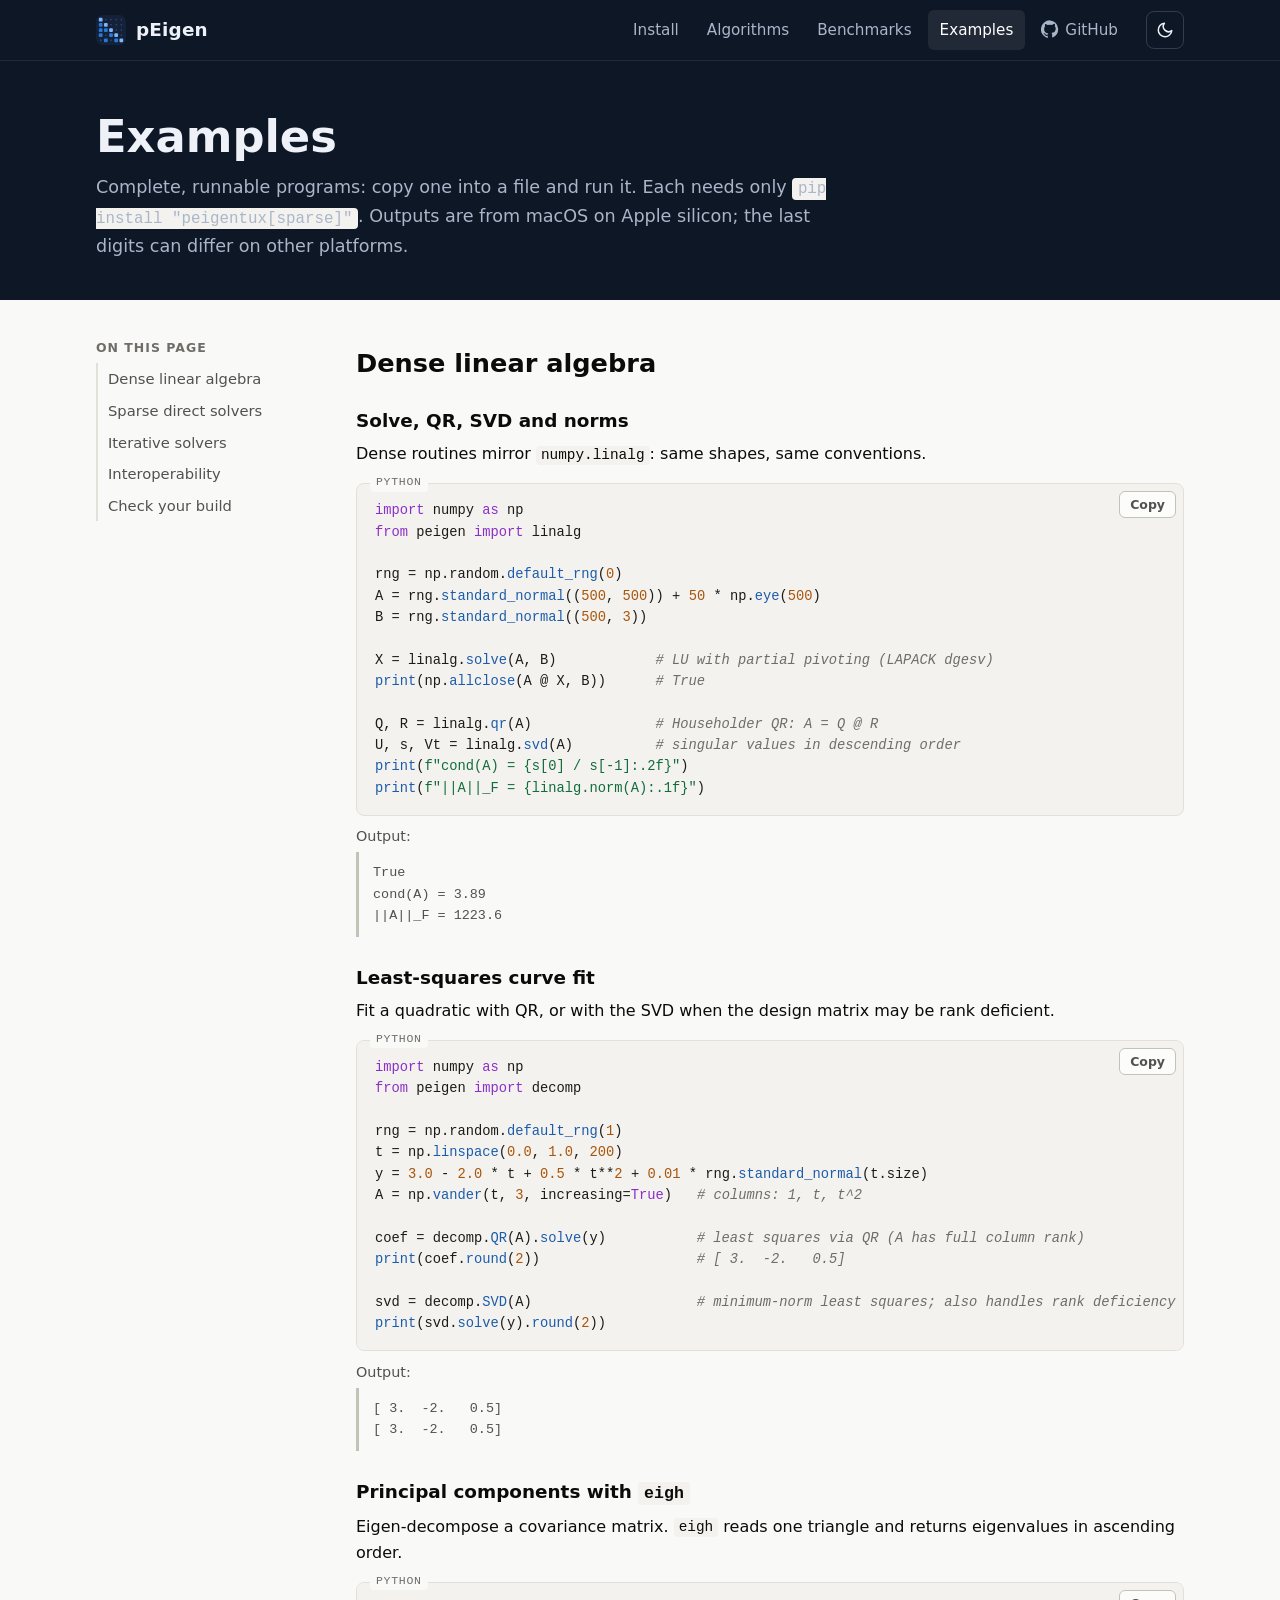
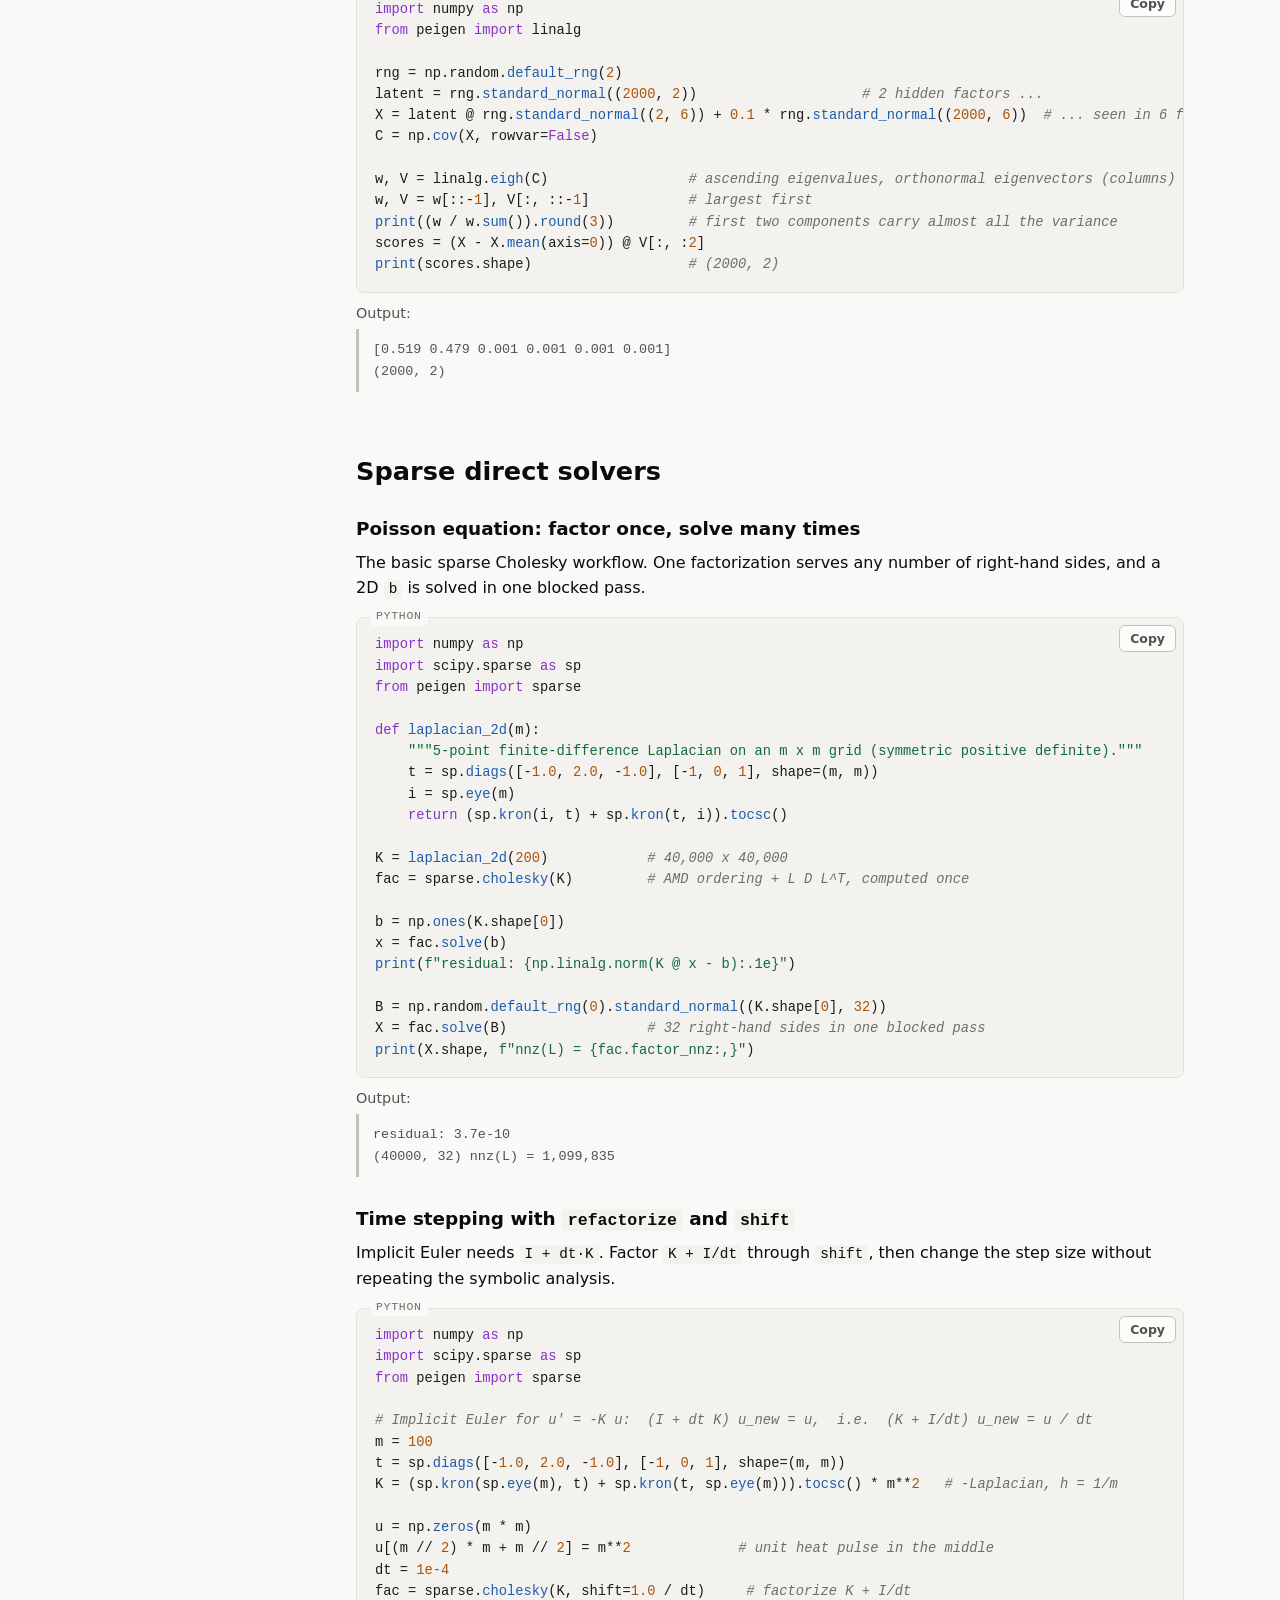
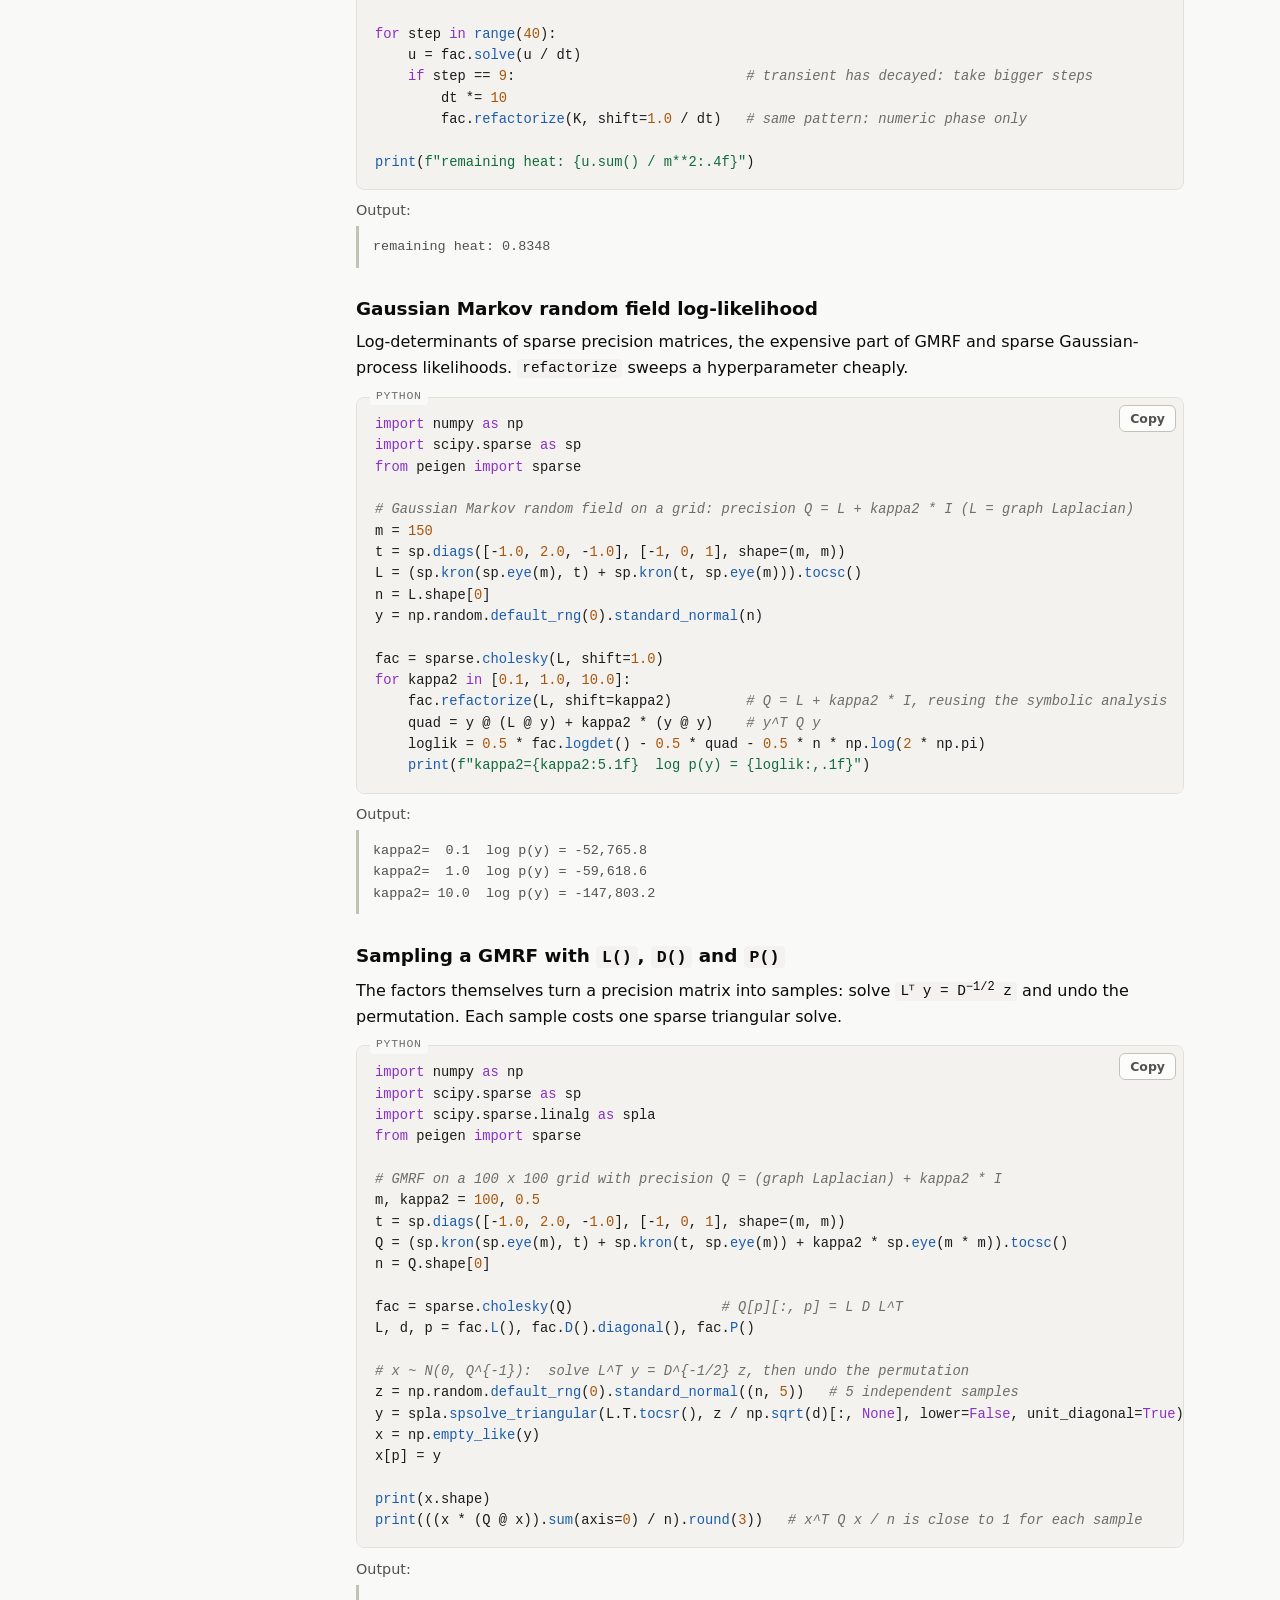
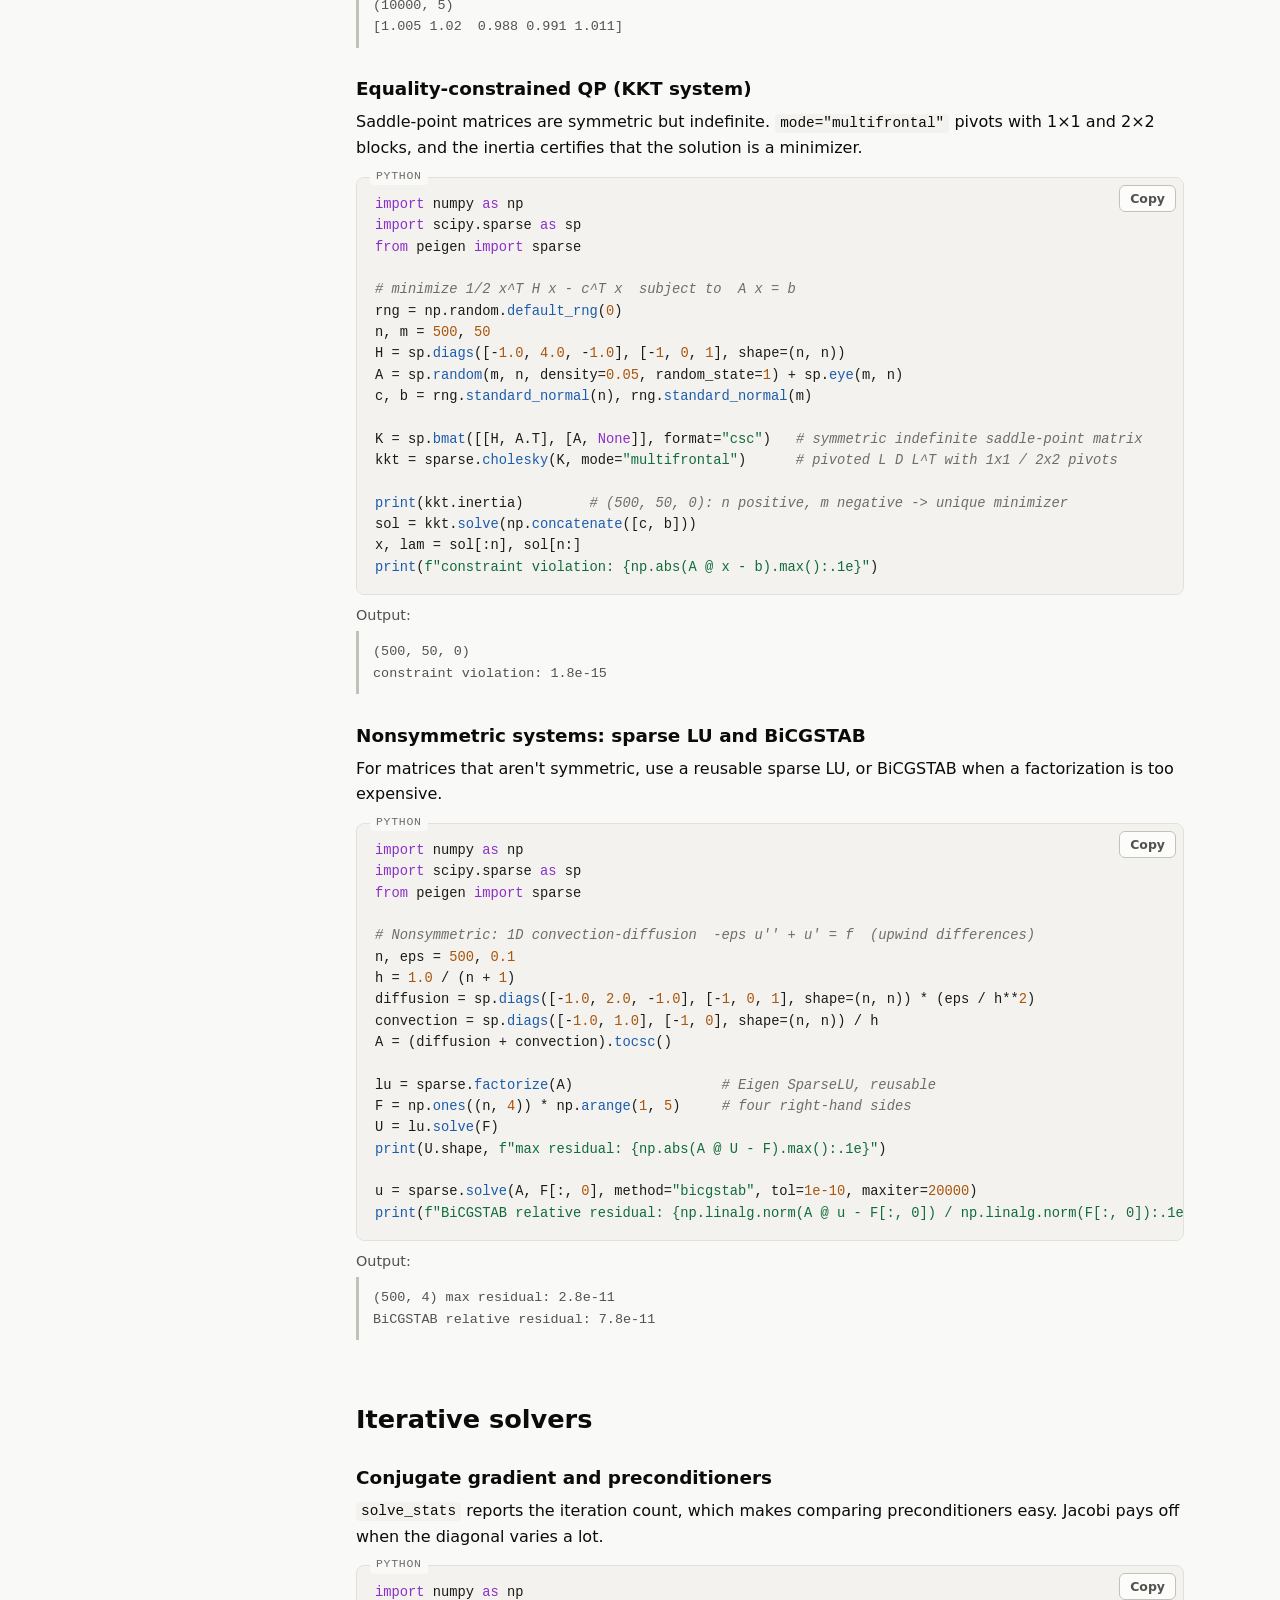
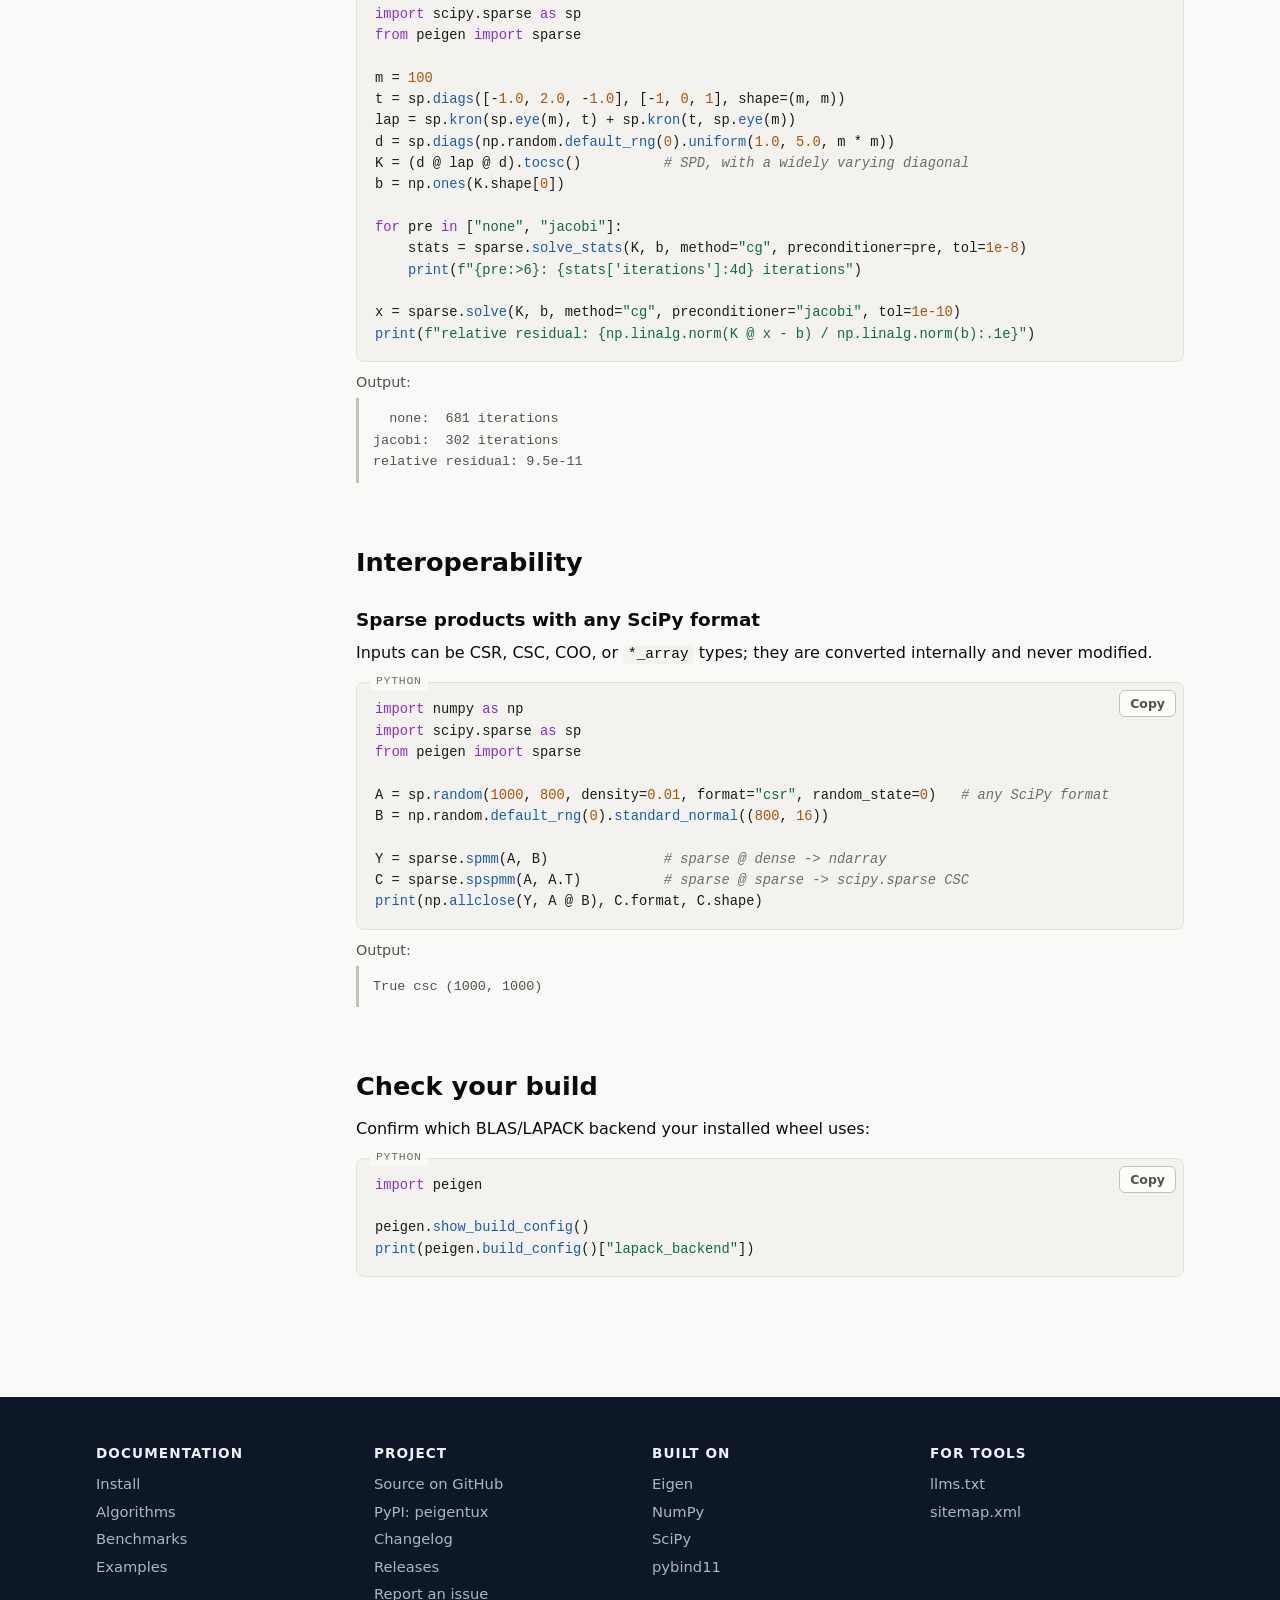
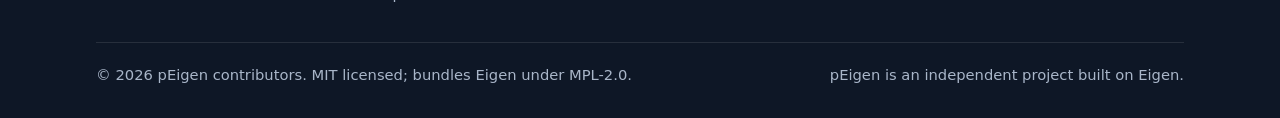
<file: website/examples.html>
<!doctype html>
<html lang="en">
<head>
<meta charset="utf-8">
<meta name="viewport" content="width=device-width, initial-scale=1">
<title>Examples: pEigen</title>
<meta name="description" content="Copy-paste pEigen examples: Poisson solves, time stepping, GMRF log-likelihoods, KKT systems, sparse LU, conjugate gradient and dense least squares.">
<link rel="canonical" href="https://peigentux.com/examples.html">
<link rel="icon" href="assets/logo.svg" type="image/svg+xml">
<meta name="theme-color" content="#0e1726">
<meta property="og:type" content="website">
<meta property="og:site_name" content="pEigen">
<meta property="og:title" content="Examples: pEigen">
<meta property="og:description" content="Copy-paste pEigen examples: Poisson solves, time stepping, GMRF log-likelihoods, KKT systems, sparse LU, conjugate gradient and dense least squares.">
<meta property="og:url" content="https://peigentux.com/examples.html">
<meta name="twitter:card" content="summary">
<link rel="alternate" type="text/plain" title="llms.txt" href="llms.txt">
<link rel="stylesheet" href="assets/style.css">
<script>try{var t=localStorage.getItem("peigen-theme");if(t==="light"||t==="dark")document.documentElement.setAttribute("data-theme",t)}catch(e){}</script>
<script src="assets/site.js" defer></script>
</head>
<body>
<a class="skip-link" href="#main">Skip to content</a>
<header class="site-header">
  <nav class="wrap nav" aria-label="Main">
    <a class="brand" href="./"><img src="assets/logo.svg" alt="" width="30" height="30">pEigen</a>
    <button class="icon-btn menu-btn" type="button" data-menu-toggle aria-expanded="false" aria-controls="nav-links" aria-label="Menu"><svg viewBox="0 0 24 24" fill="none" stroke="currentColor" stroke-width="2" stroke-linecap="round" aria-hidden="true"><path d="M4 6h16M4 12h16M4 18h16"/></svg></button>
    <ul class="nav-links" id="nav-links">
      <li><a href="install.html">Install</a></li>
      <li><a href="algorithms.html">Algorithms</a></li>
      <li><a href="benchmarks.html">Benchmarks</a></li>
      <li><a href="examples.html" aria-current="page">Examples</a></li>
      <li><a href="https://github.com/TtheBC01/pEigen"><svg viewBox="0 0 24 24" fill="currentColor" aria-hidden="true" style="width:18px;height:18px;vertical-align:-3px;margin-right:6px"><path d="M12 .5a12 12 0 0 0-3.8 23.4c.6.1.8-.3.8-.6v-2.2c-3.3.7-4-1.4-4-1.4-.6-1.4-1.4-1.8-1.4-1.8-1-.7.1-.7.1-.7 1.2.1 1.8 1.2 1.8 1.2 1 1.8 2.8 1.3 3.5 1 .1-.8.4-1.3.7-1.6-2.7-.3-5.5-1.3-5.5-5.9 0-1.3.5-2.4 1.2-3.2-.1-.3-.5-1.5.1-3.2 0 0 1-.3 3.3 1.2a11.5 11.5 0 0 1 6 0C17.3 4.7 18.3 5 18.3 5c.7 1.7.3 2.9.1 3.2.8.8 1.2 1.9 1.2 3.2 0 4.6-2.8 5.6-5.5 5.9.4.4.8 1.1.8 2.2v3.3c0 .3.2.7.8.6A12 12 0 0 0 12 .5z"/></svg>GitHub</a></li>
    </ul>
    <button class="icon-btn" type="button" data-theme-toggle aria-label="Toggle dark theme"></button>
  </nav>
</header>
<main id="main">
<section class="page-head">
  <div class="wrap">
    <h1>Examples</h1>
    <p>Complete, runnable programs: copy one into a file and run it. Each needs only <code>pip install "peigentux[sparse]"</code>. Outputs are from macOS on Apple silicon; the last digits can differ on other platforms.</p>
  </div>
</section>

<div class="wrap docs">
  <nav class="toc" aria-label="On this page">
    <h2>On this page</h2>
    <ul>
      <li><a href="#dense">Dense linear algebra</a></li><li><a href="#poisson">Sparse direct solvers</a></li><li><a href="#cg">Iterative solvers</a></li><li><a href="#interop">Interoperability</a></li><li><a href="#check">Check your build</a></li>
    </ul>
  </nav>
  <article>
<section>
<h2>Dense linear algebra</h2>
<h3 id="dense">Solve, QR, SVD and norms</h3>
<p>Dense routines mirror <code>numpy.linalg</code>: same shapes, same conventions.</p>
<div class="code-block"><span class="lang">python</span><pre><code class="language-python" data-example>import numpy as np
from peigen import linalg

rng = np.random.default_rng(0)
A = rng.standard_normal((500, 500)) + 50 * np.eye(500)
B = rng.standard_normal((500, 3))

X = linalg.solve(A, B)            # LU with partial pivoting (LAPACK dgesv)
print(np.allclose(A @ X, B))      # True

Q, R = linalg.qr(A)               # Householder QR: A = Q @ R
U, s, Vt = linalg.svd(A)          # singular values in descending order
print(f&quot;cond(A) = {s[0] / s[-1]:.2f}&quot;)
print(f&quot;||A||_F = {linalg.norm(A):.1f}&quot;)</code></pre></div>
<div class="output">Output:<pre>True
cond(A) = 3.89
||A||_F = 1223.6</pre></div>
<h3 id="lstsq">Least-squares curve fit</h3>
<p>Fit a quadratic with QR, or with the SVD when the design matrix may be rank deficient.</p>
<div class="code-block"><span class="lang">python</span><pre><code class="language-python" data-example>import numpy as np
from peigen import decomp

rng = np.random.default_rng(1)
t = np.linspace(0.0, 1.0, 200)
y = 3.0 - 2.0 * t + 0.5 * t**2 + 0.01 * rng.standard_normal(t.size)
A = np.vander(t, 3, increasing=True)   # columns: 1, t, t^2

coef = decomp.QR(A).solve(y)           # least squares via QR (A has full column rank)
print(coef.round(2))                   # [ 3.  -2.   0.5]

svd = decomp.SVD(A)                    # minimum-norm least squares; also handles rank deficiency
print(svd.solve(y).round(2))</code></pre></div>
<div class="output">Output:<pre>[ 3.  -2.   0.5]
[ 3.  -2.   0.5]</pre></div>
<h3 id="pca">Principal components with <code>eigh</code></h3>
<p>Eigen-decompose a covariance matrix. <code>eigh</code> reads one triangle and returns eigenvalues in ascending order.</p>
<div class="code-block"><span class="lang">python</span><pre><code class="language-python" data-example>import numpy as np
from peigen import linalg

rng = np.random.default_rng(2)
latent = rng.standard_normal((2000, 2))                    # 2 hidden factors ...
X = latent @ rng.standard_normal((2, 6)) + 0.1 * rng.standard_normal((2000, 6))  # ... seen in 6 features
C = np.cov(X, rowvar=False)

w, V = linalg.eigh(C)                 # ascending eigenvalues, orthonormal eigenvectors (columns)
w, V = w[::-1], V[:, ::-1]            # largest first
print((w / w.sum()).round(3))         # first two components carry almost all the variance
scores = (X - X.mean(axis=0)) @ V[:, :2]
print(scores.shape)                   # (2000, 2)</code></pre></div>
<div class="output">Output:<pre>[0.519 0.479 0.001 0.001 0.001 0.001]
(2000, 2)</pre></div>
</section>
<section>
<h2>Sparse direct solvers</h2>
<h3 id="poisson">Poisson equation: factor once, solve many times</h3>
<p>The basic sparse Cholesky workflow. One factorization serves any number of right-hand sides, and a 2D <code>b</code> is solved in one blocked pass.</p>
<div class="code-block"><span class="lang">python</span><pre><code class="language-python" data-example>import numpy as np
import scipy.sparse as sp
from peigen import sparse

def laplacian_2d(m):
    &quot;&quot;&quot;5-point finite-difference Laplacian on an m x m grid (symmetric positive definite).&quot;&quot;&quot;
    t = sp.diags([-1.0, 2.0, -1.0], [-1, 0, 1], shape=(m, m))
    i = sp.eye(m)
    return (sp.kron(i, t) + sp.kron(t, i)).tocsc()

K = laplacian_2d(200)            # 40,000 x 40,000
fac = sparse.cholesky(K)         # AMD ordering + L D L^T, computed once

b = np.ones(K.shape[0])
x = fac.solve(b)
print(f&quot;residual: {np.linalg.norm(K @ x - b):.1e}&quot;)

B = np.random.default_rng(0).standard_normal((K.shape[0], 32))
X = fac.solve(B)                 # 32 right-hand sides in one blocked pass
print(X.shape, f&quot;nnz(L) = {fac.factor_nnz:,}&quot;)</code></pre></div>
<div class="output">Output:<pre>residual: 3.7e-10
(40000, 32) nnz(L) = 1,099,835</pre></div>
<h3 id="heat">Time stepping with <code>refactorize</code> and <code>shift</code></h3>
<p>Implicit Euler needs <code>I + dt·K</code>. Factor <code>K + I/dt</code> through <code>shift</code>, then change the step size without repeating the symbolic analysis.</p>
<div class="code-block"><span class="lang">python</span><pre><code class="language-python" data-example>import numpy as np
import scipy.sparse as sp
from peigen import sparse

# Implicit Euler for u&#x27; = -K u:  (I + dt K) u_new = u,  i.e.  (K + I/dt) u_new = u / dt
m = 100
t = sp.diags([-1.0, 2.0, -1.0], [-1, 0, 1], shape=(m, m))
K = (sp.kron(sp.eye(m), t) + sp.kron(t, sp.eye(m))).tocsc() * m**2   # -Laplacian, h = 1/m

u = np.zeros(m * m)
u[(m // 2) * m + m // 2] = m**2             # unit heat pulse in the middle
dt = 1e-4
fac = sparse.cholesky(K, shift=1.0 / dt)     # factorize K + I/dt

for step in range(40):
    u = fac.solve(u / dt)
    if step == 9:                            # transient has decayed: take bigger steps
        dt *= 10
        fac.refactorize(K, shift=1.0 / dt)   # same pattern: numeric phase only

print(f&quot;remaining heat: {u.sum() / m**2:.4f}&quot;)</code></pre></div>
<div class="output">Output:<pre>remaining heat: 0.8348</pre></div>
<h3 id="gmrf">Gaussian Markov random field log-likelihood</h3>
<p>Log-determinants of sparse precision matrices, the expensive part of GMRF and sparse Gaussian-process likelihoods. <code>refactorize</code> sweeps a hyperparameter cheaply.</p>
<div class="code-block"><span class="lang">python</span><pre><code class="language-python" data-example>import numpy as np
import scipy.sparse as sp
from peigen import sparse

# Gaussian Markov random field on a grid: precision Q = L + kappa2 * I (L = graph Laplacian)
m = 150
t = sp.diags([-1.0, 2.0, -1.0], [-1, 0, 1], shape=(m, m))
L = (sp.kron(sp.eye(m), t) + sp.kron(t, sp.eye(m))).tocsc()
n = L.shape[0]
y = np.random.default_rng(0).standard_normal(n)

fac = sparse.cholesky(L, shift=1.0)
for kappa2 in [0.1, 1.0, 10.0]:
    fac.refactorize(L, shift=kappa2)         # Q = L + kappa2 * I, reusing the symbolic analysis
    quad = y @ (L @ y) + kappa2 * (y @ y)    # y^T Q y
    loglik = 0.5 * fac.logdet() - 0.5 * quad - 0.5 * n * np.log(2 * np.pi)
    print(f&quot;kappa2={kappa2:5.1f}  log p(y) = {loglik:,.1f}&quot;)</code></pre></div>
<div class="output">Output:<pre>kappa2=  0.1  log p(y) = -52,765.8
kappa2=  1.0  log p(y) = -59,618.6
kappa2= 10.0  log p(y) = -147,803.2</pre></div>
<h3 id="sample">Sampling a GMRF with <code>L()</code>, <code>D()</code> and <code>P()</code></h3>
<p>The factors themselves turn a precision matrix into samples: solve <code>Lᵀ y = D<sup>−1/2</sup> z</code> and undo the permutation. Each sample costs one sparse triangular solve.</p>
<div class="code-block"><span class="lang">python</span><pre><code class="language-python" data-example>import numpy as np
import scipy.sparse as sp
import scipy.sparse.linalg as spla
from peigen import sparse

# GMRF on a 100 x 100 grid with precision Q = (graph Laplacian) + kappa2 * I
m, kappa2 = 100, 0.5
t = sp.diags([-1.0, 2.0, -1.0], [-1, 0, 1], shape=(m, m))
Q = (sp.kron(sp.eye(m), t) + sp.kron(t, sp.eye(m)) + kappa2 * sp.eye(m * m)).tocsc()
n = Q.shape[0]

fac = sparse.cholesky(Q)                  # Q[p][:, p] = L D L^T
L, d, p = fac.L(), fac.D().diagonal(), fac.P()

# x ~ N(0, Q^{-1}):  solve L^T y = D^{-1/2} z, then undo the permutation
z = np.random.default_rng(0).standard_normal((n, 5))   # 5 independent samples
y = spla.spsolve_triangular(L.T.tocsr(), z / np.sqrt(d)[:, None], lower=False, unit_diagonal=True)
x = np.empty_like(y)
x[p] = y

print(x.shape)
print(((x * (Q @ x)).sum(axis=0) / n).round(3))   # x^T Q x / n is close to 1 for each sample</code></pre></div>
<div class="output">Output:<pre>(10000, 5)
[1.005 1.02  0.988 0.991 1.011]</pre></div>
<h3 id="kkt">Equality-constrained QP (KKT system)</h3>
<p>Saddle-point matrices are symmetric but indefinite. <code>mode="multifrontal"</code> pivots with 1×1 and 2×2 blocks, and the inertia certifies that the solution is a minimizer.</p>
<div class="code-block"><span class="lang">python</span><pre><code class="language-python" data-example>import numpy as np
import scipy.sparse as sp
from peigen import sparse

# minimize 1/2 x^T H x - c^T x  subject to  A x = b
rng = np.random.default_rng(0)
n, m = 500, 50
H = sp.diags([-1.0, 4.0, -1.0], [-1, 0, 1], shape=(n, n))
A = sp.random(m, n, density=0.05, random_state=1) + sp.eye(m, n)
c, b = rng.standard_normal(n), rng.standard_normal(m)

K = sp.bmat([[H, A.T], [A, None]], format=&quot;csc&quot;)   # symmetric indefinite saddle-point matrix
kkt = sparse.cholesky(K, mode=&quot;multifrontal&quot;)      # pivoted L D L^T with 1x1 / 2x2 pivots

print(kkt.inertia)        # (500, 50, 0): n positive, m negative -&gt; unique minimizer
sol = kkt.solve(np.concatenate([c, b]))
x, lam = sol[:n], sol[n:]
print(f&quot;constraint violation: {np.abs(A @ x - b).max():.1e}&quot;)</code></pre></div>
<div class="output">Output:<pre>(500, 50, 0)
constraint violation: 1.8e-15</pre></div>
<h3 id="convdiff">Nonsymmetric systems: sparse LU and BiCGSTAB</h3>
<p>For matrices that aren't symmetric, use a reusable sparse LU, or BiCGSTAB when a factorization is too expensive.</p>
<div class="code-block"><span class="lang">python</span><pre><code class="language-python" data-example>import numpy as np
import scipy.sparse as sp
from peigen import sparse

# Nonsymmetric: 1D convection-diffusion  -eps u&#x27;&#x27; + u&#x27; = f  (upwind differences)
n, eps = 500, 0.1
h = 1.0 / (n + 1)
diffusion = sp.diags([-1.0, 2.0, -1.0], [-1, 0, 1], shape=(n, n)) * (eps / h**2)
convection = sp.diags([-1.0, 1.0], [-1, 0], shape=(n, n)) / h
A = (diffusion + convection).tocsc()

lu = sparse.factorize(A)                  # Eigen SparseLU, reusable
F = np.ones((n, 4)) * np.arange(1, 5)     # four right-hand sides
U = lu.solve(F)
print(U.shape, f&quot;max residual: {np.abs(A @ U - F).max():.1e}&quot;)

u = sparse.solve(A, F[:, 0], method=&quot;bicgstab&quot;, tol=1e-10, maxiter=20000)
print(f&quot;BiCGSTAB relative residual: {np.linalg.norm(A @ u - F[:, 0]) / np.linalg.norm(F[:, 0]):.1e}&quot;)</code></pre></div>
<div class="output">Output:<pre>(500, 4) max residual: 2.8e-11
BiCGSTAB relative residual: 7.8e-11</pre></div>
</section>
<section>
<h2>Iterative solvers</h2>
<h3 id="cg">Conjugate gradient and preconditioners</h3>
<p><code>solve_stats</code> reports the iteration count, which makes comparing preconditioners easy. Jacobi pays off when the diagonal varies a lot.</p>
<div class="code-block"><span class="lang">python</span><pre><code class="language-python" data-example>import numpy as np
import scipy.sparse as sp
from peigen import sparse

m = 100
t = sp.diags([-1.0, 2.0, -1.0], [-1, 0, 1], shape=(m, m))
lap = sp.kron(sp.eye(m), t) + sp.kron(t, sp.eye(m))
d = sp.diags(np.random.default_rng(0).uniform(1.0, 5.0, m * m))
K = (d @ lap @ d).tocsc()          # SPD, with a widely varying diagonal
b = np.ones(K.shape[0])

for pre in [&quot;none&quot;, &quot;jacobi&quot;]:
    stats = sparse.solve_stats(K, b, method=&quot;cg&quot;, preconditioner=pre, tol=1e-8)
    print(f&quot;{pre:&gt;6}: {stats[&#x27;iterations&#x27;]:4d} iterations&quot;)

x = sparse.solve(K, b, method=&quot;cg&quot;, preconditioner=&quot;jacobi&quot;, tol=1e-10)
print(f&quot;relative residual: {np.linalg.norm(K @ x - b) / np.linalg.norm(b):.1e}&quot;)</code></pre></div>
<div class="output">Output:<pre>  none:  681 iterations
jacobi:  302 iterations
relative residual: 9.5e-11</pre></div>
</section>
<section>
<h2>Interoperability</h2>
<h3 id="interop">Sparse products with any SciPy format</h3>
<p>Inputs can be CSR, CSC, COO, or <code>*_array</code> types; they are converted internally and never modified.</p>
<div class="code-block"><span class="lang">python</span><pre><code class="language-python" data-example>import numpy as np
import scipy.sparse as sp
from peigen import sparse

A = sp.random(1000, 800, density=0.01, format=&quot;csr&quot;, random_state=0)   # any SciPy format
B = np.random.default_rng(0).standard_normal((800, 16))

Y = sparse.spmm(A, B)              # sparse @ dense -&gt; ndarray
C = sparse.spspmm(A, A.T)          # sparse @ sparse -&gt; scipy.sparse CSC
print(np.allclose(Y, A @ B), C.format, C.shape)</code></pre></div>
<div class="output">Output:<pre>True csc (1000, 1000)</pre></div>
</section>
<section id="check"><h2>Check your build</h2><p>Confirm which BLAS/LAPACK backend your installed wheel uses:</p><div class="code-block"><span class="lang">python</span><pre><code class="language-python">import peigen

peigen.show_build_config()
print(peigen.build_config()[&quot;lapack_backend&quot;])</code></pre></div></section>
  </article>
</div>
</main>
<footer class="site-footer">
  <div class="wrap">
    <div class="footer-grid">
      <div>
        <h2>Documentation</h2>
        <ul>
          <li><a href="install.html">Install</a></li>
          <li><a href="algorithms.html">Algorithms</a></li>
          <li><a href="benchmarks.html">Benchmarks</a></li>
          <li><a href="examples.html">Examples</a></li>
        </ul>
      </div>
      <div>
        <h2>Project</h2>
        <ul>
          <li><a href="https://github.com/TtheBC01/pEigen">Source on GitHub</a></li>
          <li><a href="https://pypi.org/project/peigentux/">PyPI: peigentux</a></li>
          <li><a href="https://github.com/TtheBC01/pEigen/blob/main/CHANGELOG.md">Changelog</a></li>
          <li><a href="https://github.com/TtheBC01/pEigen/releases">Releases</a></li>
          <li><a href="https://github.com/TtheBC01/pEigen/issues">Report an issue</a></li>
        </ul>
      </div>
      <div>
        <h2>Built on</h2>
        <ul>
          <li><a href="https://eigen.tuxfamily.org">Eigen</a></li>
          <li><a href="https://numpy.org">NumPy</a></li>
          <li><a href="https://scipy.org">SciPy</a></li>
          <li><a href="https://pybind11.readthedocs.io">pybind11</a></li>
        </ul>
      </div>
      <div>
        <h2>For tools</h2>
        <ul>
          <li><a href="llms.txt">llms.txt</a></li>
          <li><a href="sitemap.xml">sitemap.xml</a></li>
        </ul>
      </div>
    </div>
    <div class="footer-bottom">
      <span>© 2026 pEigen contributors. MIT licensed; bundles Eigen under MPL-2.0.</span>
      <span>pEigen is an independent project built on Eigen.</span>
    </div>
  </div>
</footer>
</body>
</html>
</file>
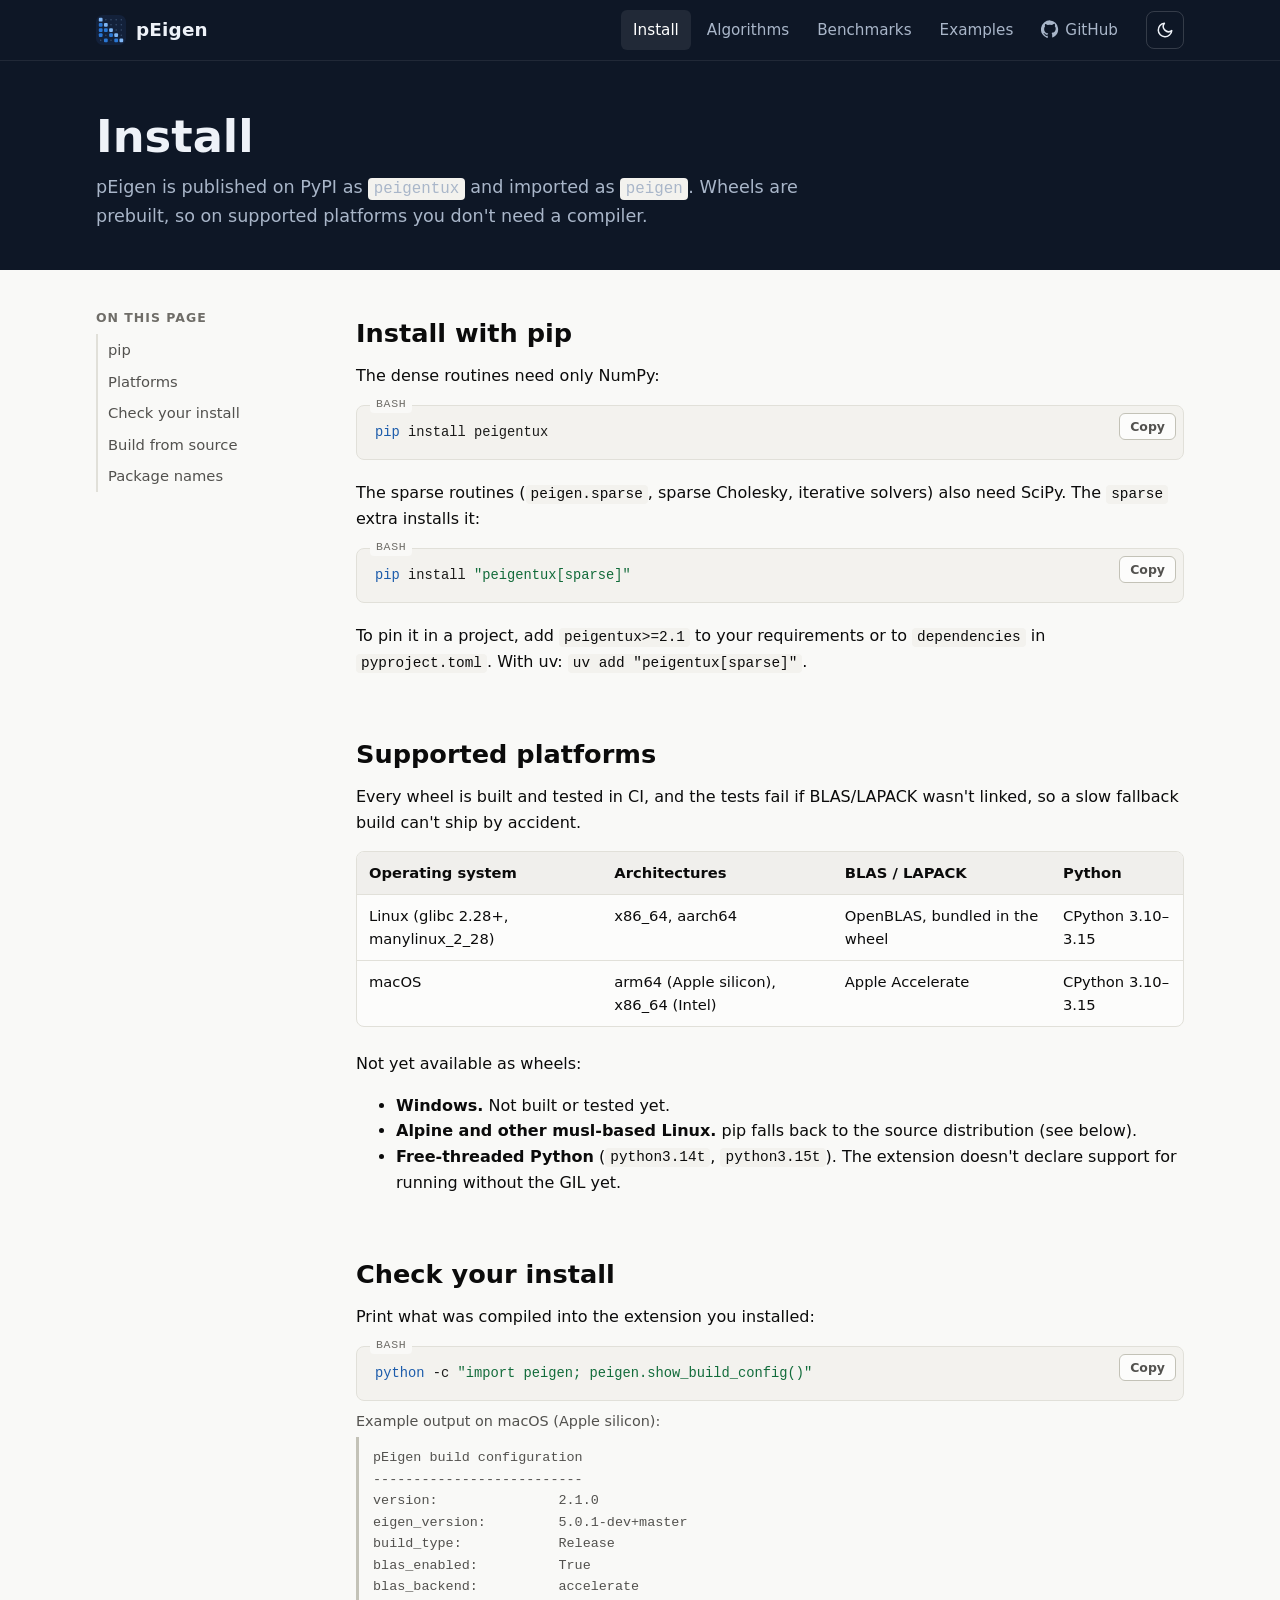
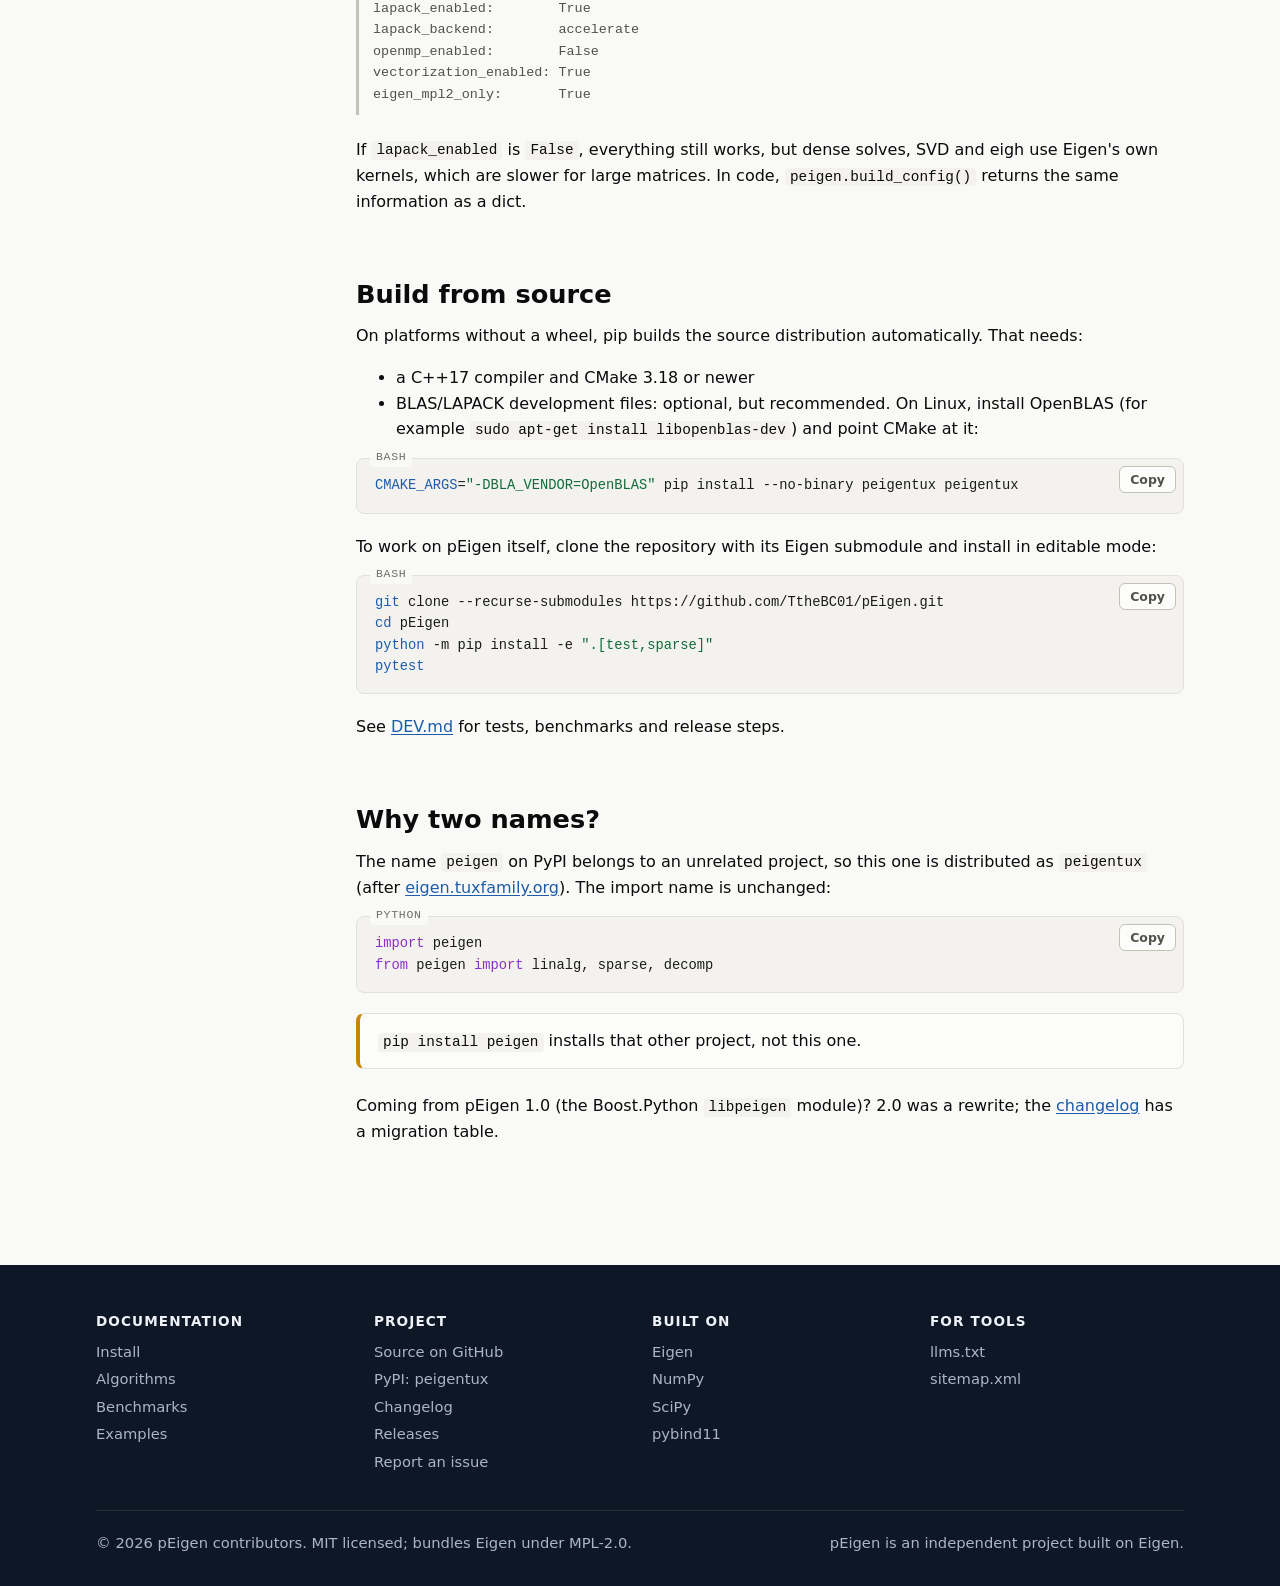
<file: website/install.html>
<!doctype html>
<html lang="en">
<head>
<meta charset="utf-8">
<meta name="viewport" content="width=device-width, initial-scale=1">
<title>Install pEigen</title>
<meta name="description" content="Install pEigen with pip install peigentux. Wheels for CPython 3.10–3.15 on Linux and macOS, with OpenBLAS or Accelerate.">
<link rel="canonical" href="https://peigentux.com/install.html">
<link rel="icon" href="assets/logo.svg" type="image/svg+xml">
<meta name="theme-color" content="#0e1726">
<meta property="og:type" content="website">
<meta property="og:site_name" content="pEigen">
<meta property="og:title" content="Install pEigen">
<meta property="og:description" content="Install pEigen with pip install peigentux. Wheels for CPython 3.10–3.15 on Linux and macOS, with OpenBLAS or Accelerate.">
<meta property="og:url" content="https://peigentux.com/install.html">
<meta name="twitter:card" content="summary">
<link rel="alternate" type="text/plain" title="llms.txt" href="llms.txt">
<link rel="stylesheet" href="assets/style.css">
<script>try{var t=localStorage.getItem("peigen-theme");if(t==="light"||t==="dark")document.documentElement.setAttribute("data-theme",t)}catch(e){}</script>
<script src="assets/site.js" defer></script>
</head>
<body>
<a class="skip-link" href="#main">Skip to content</a>
<header class="site-header">
  <nav class="wrap nav" aria-label="Main">
    <a class="brand" href="./"><img src="assets/logo.svg" alt="" width="30" height="30">pEigen</a>
    <button class="icon-btn menu-btn" type="button" data-menu-toggle aria-expanded="false" aria-controls="nav-links" aria-label="Menu"><svg viewBox="0 0 24 24" fill="none" stroke="currentColor" stroke-width="2" stroke-linecap="round" aria-hidden="true"><path d="M4 6h16M4 12h16M4 18h16"/></svg></button>
    <ul class="nav-links" id="nav-links">
      <li><a href="install.html" aria-current="page">Install</a></li>
      <li><a href="algorithms.html">Algorithms</a></li>
      <li><a href="benchmarks.html">Benchmarks</a></li>
      <li><a href="examples.html">Examples</a></li>
      <li><a href="https://github.com/TtheBC01/pEigen"><svg viewBox="0 0 24 24" fill="currentColor" aria-hidden="true" style="width:18px;height:18px;vertical-align:-3px;margin-right:6px"><path d="M12 .5a12 12 0 0 0-3.8 23.4c.6.1.8-.3.8-.6v-2.2c-3.3.7-4-1.4-4-1.4-.6-1.4-1.4-1.8-1.4-1.8-1-.7.1-.7.1-.7 1.2.1 1.8 1.2 1.8 1.2 1 1.8 2.8 1.3 3.5 1 .1-.8.4-1.3.7-1.6-2.7-.3-5.5-1.3-5.5-5.9 0-1.3.5-2.4 1.2-3.2-.1-.3-.5-1.5.1-3.2 0 0 1-.3 3.3 1.2a11.5 11.5 0 0 1 6 0C17.3 4.7 18.3 5 18.3 5c.7 1.7.3 2.9.1 3.2.8.8 1.2 1.9 1.2 3.2 0 4.6-2.8 5.6-5.5 5.9.4.4.8 1.1.8 2.2v3.3c0 .3.2.7.8.6A12 12 0 0 0 12 .5z"/></svg>GitHub</a></li>
    </ul>
    <button class="icon-btn" type="button" data-theme-toggle aria-label="Toggle dark theme"></button>
  </nav>
</header>
<main id="main">
<section class="page-head">
  <div class="wrap">
    <h1>Install</h1>
    <p>pEigen is published on PyPI as <code>peigentux</code> and imported as <code>peigen</code>. Wheels are prebuilt, so on supported platforms you don't need a compiler.</p>
  </div>
</section>

<div class="wrap docs">
  <nav class="toc" aria-label="On this page">
    <h2>On this page</h2>
    <ul>
      <li><a href="#pip">pip</a></li>
      <li><a href="#platforms">Platforms</a></li>
      <li><a href="#verify">Check your install</a></li>
      <li><a href="#source">Build from source</a></li>
      <li><a href="#names">Package names</a></li>
    </ul>
  </nav>
  <article>
    <section id="pip">
      <h2>Install with pip</h2>
      <p>The dense routines need only NumPy:</p>
      <div class="code-block"><span class="lang">bash</span><pre><code class="language-bash">pip install peigentux</code></pre></div>
      <p>The sparse routines (<code>peigen.sparse</code>, sparse Cholesky, iterative solvers) also need SciPy. The <code>sparse</code> extra installs it:</p>
      <div class="code-block"><span class="lang">bash</span><pre><code class="language-bash">pip install "peigentux[sparse]"</code></pre></div>
      <p>To pin it in a project, add <code>peigentux&gt;=2.1</code> to your requirements or to <code>dependencies</code> in <code>pyproject.toml</code>. With uv: <code>uv add "peigentux[sparse]"</code>.</p>
    </section>

    <section id="platforms">
      <h2>Supported platforms</h2>
      <p>Every wheel is built and tested in CI, and the tests fail if BLAS/LAPACK wasn't linked, so a slow fallback build can't ship by accident.</p>
      <div class="table-wrap">
        <table>
          <thead><tr><th>Operating system</th><th>Architectures</th><th>BLAS / LAPACK</th><th>Python</th></tr></thead>
          <tbody>
            <tr><td>Linux (glibc 2.28+, manylinux_2_28)</td><td>x86_64, aarch64</td><td>OpenBLAS, bundled in the wheel</td><td>CPython 3.10–3.15</td></tr>
            <tr><td>macOS</td><td>arm64 (Apple silicon), x86_64 (Intel)</td><td>Apple Accelerate</td><td>CPython 3.10–3.15</td></tr>
          </tbody>
        </table>
      </div>
      <p>Not yet available as wheels:</p>
      <ul>
        <li><strong>Windows.</strong> Not built or tested yet.</li>
        <li><strong>Alpine and other musl-based Linux.</strong> pip falls back to the source distribution (see below).</li>
        <li><strong>Free-threaded Python</strong> (<code>python3.14t</code>, <code>python3.15t</code>). The extension doesn't declare support for running without the GIL yet.</li>
      </ul>
    </section>

    <section id="verify">
      <h2>Check your install</h2>
      <p>Print what was compiled into the extension you installed:</p>
      <div class="code-block"><span class="lang">bash</span><pre><code class="language-bash">python -c "import peigen; peigen.show_build_config()"</code></pre></div>
      <div class="output">Example output on macOS (Apple silicon):
<pre>pEigen build configuration
--------------------------
version:               2.1.0
eigen_version:         5.0.1-dev+master
build_type:            Release
blas_enabled:          True
blas_backend:          accelerate
lapack_enabled:        True
lapack_backend:        accelerate
openmp_enabled:        False
vectorization_enabled: True
eigen_mpl2_only:       True</pre></div>
      <p>If <code>lapack_enabled</code> is <code>False</code>, everything still works, but dense solves, SVD and eigh use Eigen's own kernels, which are slower for large matrices. In code, <code>peigen.build_config()</code> returns the same information as a dict.</p>
    </section>

    <section id="source">
      <h2>Build from source</h2>
      <p>On platforms without a wheel, pip builds the source distribution automatically. That needs:</p>
      <ul>
        <li>a C++17 compiler and CMake 3.18 or newer</li>
        <li>BLAS/LAPACK development files: optional, but recommended. On Linux, install OpenBLAS (for example <code>sudo apt-get install libopenblas-dev</code>) and point CMake at it:</li>
      </ul>
      <div class="code-block"><span class="lang">bash</span><pre><code class="language-bash">CMAKE_ARGS="-DBLA_VENDOR=OpenBLAS" pip install --no-binary peigentux peigentux</code></pre></div>
      <p>To work on pEigen itself, clone the repository with its Eigen submodule and install in editable mode:</p>
      <div class="code-block"><span class="lang">bash</span><pre><code class="language-bash">git clone --recurse-submodules https://github.com/TtheBC01/pEigen.git
cd pEigen
python -m pip install -e ".[test,sparse]"
pytest</code></pre></div>
      <p>See <a href="https://github.com/TtheBC01/pEigen/blob/main/DEV.md">DEV.md</a> for tests, benchmarks and release steps.</p>
    </section>

    <section id="names">
      <h2>Why two names?</h2>
      <p>The name <code>peigen</code> on PyPI belongs to an unrelated project, so this one is distributed as <code>peigentux</code> (after <a href="https://eigen.tuxfamily.org">eigen.tuxfamily.org</a>). The import name is unchanged:</p>
      <div class="code-block"><span class="lang">python</span><pre><code class="language-python">import peigen
from peigen import linalg, sparse, decomp</code></pre></div>
      <div class="callout warn"><p><code>pip install peigen</code> installs that other project, not this one.</p></div>
      <p>Coming from pEigen 1.0 (the Boost.Python <code>libpeigen</code> module)? 2.0 was a rewrite; the <a href="https://github.com/TtheBC01/pEigen/blob/main/CHANGELOG.md">changelog</a> has a migration table.</p>
    </section>
  </article>
</div>
</main>
<footer class="site-footer">
  <div class="wrap">
    <div class="footer-grid">
      <div>
        <h2>Documentation</h2>
        <ul>
          <li><a href="install.html">Install</a></li>
          <li><a href="algorithms.html">Algorithms</a></li>
          <li><a href="benchmarks.html">Benchmarks</a></li>
          <li><a href="examples.html">Examples</a></li>
        </ul>
      </div>
      <div>
        <h2>Project</h2>
        <ul>
          <li><a href="https://github.com/TtheBC01/pEigen">Source on GitHub</a></li>
          <li><a href="https://pypi.org/project/peigentux/">PyPI: peigentux</a></li>
          <li><a href="https://github.com/TtheBC01/pEigen/blob/main/CHANGELOG.md">Changelog</a></li>
          <li><a href="https://github.com/TtheBC01/pEigen/releases">Releases</a></li>
          <li><a href="https://github.com/TtheBC01/pEigen/issues">Report an issue</a></li>
        </ul>
      </div>
      <div>
        <h2>Built on</h2>
        <ul>
          <li><a href="https://eigen.tuxfamily.org">Eigen</a></li>
          <li><a href="https://numpy.org">NumPy</a></li>
          <li><a href="https://scipy.org">SciPy</a></li>
          <li><a href="https://pybind11.readthedocs.io">pybind11</a></li>
        </ul>
      </div>
      <div>
        <h2>For tools</h2>
        <ul>
          <li><a href="llms.txt">llms.txt</a></li>
          <li><a href="sitemap.xml">sitemap.xml</a></li>
        </ul>
      </div>
    </div>
    <div class="footer-bottom">
      <span>© 2026 pEigen contributors. MIT licensed; bundles Eigen under MPL-2.0.</span>
      <span>pEigen is an independent project built on Eigen.</span>
    </div>
  </div>
</footer>
</body>
</html>
</file>
<file: website/assets/style.css>
/* pEigen site: one stylesheet, no build step. Colors are tokens; dark mode redefines them. */

:root {
  color-scheme: light;
  --page: #f9f9f7;
  --surface: #fcfcfb;
  --surface-2: #f0efec;
  --ink: #0b0b0b;
  --ink-2: #52514e;
  --muted: #6f6d68;
  --line: #e1e0d9;
  --line-strong: #c3c2b7;
  --accent: #1f62b8;
  --accent-ink: #ffffff;
  --link: #1c5cab;
  --hero: #0e1726;
  --hero-2: #13213a;
  --hero-ink: #eef2f8;
  --hero-muted: #a9b6c9;
  --banner: #15324f;
  --code-bg: #f3f2ee;
  --code-ink: #1b1b1a;
  --tok-kw: #8b2fc9;
  --tok-str: #116b3a;
  --tok-num: #a8540a;
  --tok-com: #6f6d68;
  --tok-fn: #1c5cab;
  --series-peigen: #2a78d6;
  --series-other: #a3a19a;
  --grid: #e1e0d9;
  --axis: #c3c2b7;
  --shadow: 0 1px 2px rgba(11, 11, 11, 0.06), 0 4px 16px rgba(11, 11, 11, 0.04);
  --radius: 10px;
  --maxw: 1120px;
  --font: system-ui, -apple-system, "Segoe UI", Roboto, "Helvetica Neue", Arial, sans-serif;
  --mono: ui-monospace, "SF Mono", SFMono-Regular, Menlo, Consolas, "Liberation Mono", monospace;
}

@media (prefers-color-scheme: dark) {
  :root:not([data-theme="light"]) {
    color-scheme: dark;
    --page: #0d0d0d;
    --surface: #1a1a19;
    --surface-2: #232321;
    --ink: #f0efec;
    --ink-2: #c3c2b7;
    --muted: #9a988f;
    --line: #2c2c2a;
    --line-strong: #44443f;
    --accent: #3987e5;
    --accent-ink: #ffffff;
    --link: #79aef0;
    --hero: #0a111d;
    --hero-2: #0f1b30;
    --banner: #102a44;
    --code-bg: #151514;
    --code-ink: #e8e6e1;
    --tok-kw: #c792ea;
    --tok-str: #8fd18b;
    --tok-num: #f0a35e;
    --tok-com: #8a887f;
    --tok-fn: #79aef0;
    --series-peigen: #3987e5;
    --series-other: #6b6a64;
    --grid: #2c2c2a;
    --axis: #383835;
    --shadow: none;
  }
}

:root[data-theme="dark"] {
  color-scheme: dark;
  --page: #0d0d0d;
  --surface: #1a1a19;
  --surface-2: #232321;
  --ink: #f0efec;
  --ink-2: #c3c2b7;
  --muted: #9a988f;
  --line: #2c2c2a;
  --line-strong: #44443f;
  --accent: #3987e5;
  --accent-ink: #ffffff;
  --link: #79aef0;
  --hero: #0a111d;
  --hero-2: #0f1b30;
  --banner: #102a44;
  --code-bg: #151514;
  --code-ink: #e8e6e1;
  --tok-kw: #c792ea;
  --tok-str: #8fd18b;
  --tok-num: #f0a35e;
  --tok-com: #8a887f;
  --tok-fn: #79aef0;
  --series-peigen: #3987e5;
  --series-other: #6b6a64;
  --grid: #2c2c2a;
  --axis: #383835;
  --shadow: none;
}

*,
*::before,
*::after {
  box-sizing: border-box;
}

html {
  -webkit-text-size-adjust: 100%;
  scroll-padding-top: 72px;
}

body {
  margin: 0;
  background: var(--page);
  color: var(--ink);
  font-family: var(--font);
  font-size: 16px;
  line-height: 1.6;
}

a {
  color: var(--link);
  text-underline-offset: 2px;
}

img,
svg {
  max-width: 100%;
}

h1,
h2,
h3 {
  line-height: 1.25;
  margin: 0 0 0.5em;
}

h2 {
  font-size: 1.6rem;
  margin-top: 0;
}

h3 {
  font-size: 1.15rem;
}

p {
  margin: 0 0 1em;
}

code {
  font-family: var(--mono);
  font-size: 0.9em;
  background: var(--code-bg);
  padding: 0.1em 0.35em;
  border-radius: 4px;
}

.wrap {
  max-width: var(--maxw);
  margin: 0 auto;
  padding: 0 16px;
}

.skip-link {
  position: absolute;
  left: -999px;
  top: 8px;
  background: var(--accent);
  color: var(--accent-ink);
  padding: 8px 12px;
  border-radius: 6px;
  z-index: 100;
}

.skip-link:focus {
  left: 8px;
}

:focus-visible {
  outline: 2px solid var(--accent);
  outline-offset: 2px;
}

/* ---------- header / nav ---------- */

.site-header {
  position: sticky;
  top: 0;
  z-index: 50;
  background: var(--hero);
  color: var(--hero-ink);
  border-bottom: 1px solid rgba(255, 255, 255, 0.08);
}

.nav {
  display: flex;
  align-items: center;
  gap: 16px;
  min-height: 60px;
}

.brand {
  display: inline-flex;
  align-items: center;
  gap: 10px;
  color: var(--hero-ink);
  text-decoration: none;
  font-weight: 700;
  font-size: 1.15rem;
  letter-spacing: 0.01em;
}

.brand img {
  width: 30px;
  height: 30px;
}

.nav-links {
  display: flex;
  align-items: center;
  gap: 4px;
  margin-left: auto;
  list-style: none;
  padding: 0;
  margin-top: 0;
  margin-bottom: 0;
}

.nav-links a {
  display: block;
  color: var(--hero-muted);
  text-decoration: none;
  padding: 8px 12px;
  border-radius: 6px;
  font-size: 0.95rem;
}

.nav-links a:hover,
.nav-links a[aria-current="page"] {
  color: #ffffff;
  background: rgba(255, 255, 255, 0.08);
}

.icon-btn {
  display: inline-flex;
  align-items: center;
  justify-content: center;
  width: 38px;
  height: 38px;
  border: 1px solid rgba(255, 255, 255, 0.16);
  border-radius: 8px;
  background: transparent;
  color: var(--hero-ink);
  cursor: pointer;
}

.icon-btn:hover {
  background: rgba(255, 255, 255, 0.08);
}

.icon-btn svg {
  width: 18px;
  height: 18px;
}

.menu-btn {
  display: none;
}

@media (max-width: 760px) {
  .menu-btn {
    display: inline-flex;
    margin-left: auto;
  }

  .nav {
    flex-wrap: wrap;
  }

  .nav-links {
    display: none;
    order: 3;
    flex-basis: 100%;
    flex-direction: column;
    align-items: stretch;
    margin: 0 0 12px;
  }

  .nav-links.open {
    display: flex;
  }
}

/* ---------- hero ---------- */

.hero {
  background: radial-gradient(120% 140% at 50% 0%, var(--hero-2) 0%, var(--hero) 60%);
  color: var(--hero-ink);
  text-align: center;
  padding: 72px 0 64px;
}

.hero-logo {
  display: inline-flex;
  align-items: center;
  gap: 18px;
  margin-bottom: 12px;
}

.hero-logo img {
  width: 72px;
  height: 72px;
}

.hero h1 {
  font-size: clamp(2.6rem, 7vw, 4.2rem);
  margin: 0;
  letter-spacing: -0.01em;
}

.tagline {
  font-size: clamp(1.05rem, 2.4vw, 1.3rem);
  color: var(--hero-muted);
  max-width: 640px;
  margin: 0 auto 28px;
}

.hero-actions {
  display: flex;
  flex-wrap: wrap;
  gap: 12px;
  justify-content: center;
  margin-bottom: 28px;
}

.btn {
  display: inline-block;
  padding: 11px 22px;
  border-radius: 999px;
  font-weight: 600;
  font-size: 0.95rem;
  text-decoration: none;
  letter-spacing: 0.02em;
  border: 1px solid transparent;
}

.btn-primary {
  background: var(--accent);
  color: var(--accent-ink);
}

.btn-primary:hover {
  filter: brightness(1.1);
}

.btn-ghost {
  color: var(--hero-ink);
  border-color: rgba(255, 255, 255, 0.28);
}

.btn-ghost:hover {
  background: rgba(255, 255, 255, 0.08);
}

.install-pill {
  display: inline-flex;
  align-items: center;
  gap: 4px;
  max-width: 100%;
  background: rgba(255, 255, 255, 0.06);
  border: 1px solid rgba(255, 255, 255, 0.14);
  border-radius: 10px;
  padding: 4px 4px 4px 16px;
  font-family: var(--mono);
  font-size: 0.95rem;
}

.install-pill code {
  background: none;
  color: var(--hero-ink);
  padding: 0;
  white-space: nowrap;
  overflow-x: auto;
}

.install-pill .prompt {
  color: var(--hero-muted);
  user-select: none;
}

.install-pill .copy-btn {
  position: static;
  color: var(--hero-ink);
  border-color: rgba(255, 255, 255, 0.2);
  background: transparent;
}

/* ---------- release banner ---------- */

.banner {
  background: var(--banner);
  color: var(--hero-ink);
  text-align: center;
  padding: 18px 0;
}

.banner a {
  color: #ffffff;
  font-weight: 700;
  font-size: 1.1rem;
}

.banner .date {
  display: block;
  color: var(--hero-muted);
  font-size: 0.9rem;
  margin-top: 2px;
}

/* ---------- page sections ---------- */

.section {
  padding: 64px 0;
}

.section + .section {
  border-top: 1px solid var(--line);
}

.section-intro {
  max-width: 720px;
  color: var(--ink-2);
  margin-bottom: 32px;
}

.page-head {
  background: var(--hero);
  color: var(--hero-ink);
  padding: 48px 0 40px;
}

.page-head h1 {
  font-size: clamp(2rem, 5vw, 2.8rem);
  margin-bottom: 8px;
}

.page-head p {
  color: var(--hero-muted);
  max-width: 760px;
  margin: 0;
  font-size: 1.1rem;
}

.grid {
  display: grid;
  gap: 20px;
}

.grid-3 {
  grid-template-columns: repeat(auto-fit, minmax(min(100%, 300px), 1fr));
}

.grid-2 {
  grid-template-columns: repeat(auto-fit, minmax(min(100%, 420px), 1fr));
}

.card {
  background: var(--surface);
  border: 1px solid var(--line);
  border-radius: var(--radius);
  padding: 22px 24px;
  box-shadow: var(--shadow);
}

.card h3 {
  margin-bottom: 8px;
}

.card p:last-child,
.card ul:last-child {
  margin-bottom: 0;
}

.card .icon {
  width: 36px;
  height: 36px;
  border-radius: 9px;
  display: inline-flex;
  align-items: center;
  justify-content: center;
  background: color-mix(in srgb, var(--accent) 14%, transparent);
  color: var(--accent);
  margin-bottom: 12px;
}

.card .icon svg {
  width: 20px;
  height: 20px;
}

.card a.more {
  font-weight: 600;
  text-decoration: none;
}

.card a.more:hover {
  text-decoration: underline;
}

.usecases {
  list-style: none;
  padding: 0;
  margin: 0;
  display: grid;
  gap: 16px;
  grid-template-columns: repeat(auto-fit, minmax(min(100%, 320px), 1fr));
}

.usecases li {
  border-left: 3px solid var(--accent);
  padding: 4px 0 4px 16px;
}

.usecases strong {
  display: block;
  margin-bottom: 2px;
}

.usecases span {
  color: var(--ink-2);
}

/* ---------- stats ---------- */

.stats {
  display: grid;
  gap: 16px;
  grid-template-columns: repeat(auto-fit, minmax(min(100%, 220px), 1fr));
  margin-bottom: 32px;
}

.stat {
  background: var(--surface);
  border: 1px solid var(--line);
  border-radius: var(--radius);
  padding: 18px 20px;
}

.stat .value {
  font-size: 2rem;
  font-weight: 700;
  line-height: 1.1;
  font-variant-numeric: tabular-nums;
}

.stat .label {
  color: var(--ink-2);
  font-size: 0.92rem;
  margin-top: 6px;
}

/* ---------- code blocks ---------- */

.code-block {
  position: relative;
  margin: 0 0 1.25em;
}

.code-block pre {
  margin: 0;
  background: var(--code-bg);
  color: var(--code-ink);
  border: 1px solid var(--line);
  border-radius: 8px;
  padding: 16px 18px;
  padding-right: 64px;
  overflow-x: auto;
  font-family: var(--mono);
  font-size: 0.86rem;
  line-height: 1.55;
  tab-size: 4;
}

.code-block pre code {
  background: none;
  padding: 0;
  font-size: inherit;
}

.code-block .lang {
  position: absolute;
  top: -10px;
  left: 14px;
  font-size: 0.72rem;
  font-family: var(--mono);
  text-transform: uppercase;
  letter-spacing: 0.06em;
  color: var(--muted);
  background: var(--page);
  padding: 0 6px;
  border-radius: 4px;
}

.copy-btn {
  position: absolute;
  top: 8px;
  right: 8px;
  font-family: var(--font);
  font-size: 0.78rem;
  font-weight: 600;
  padding: 5px 10px;
  border-radius: 6px;
  border: 1px solid var(--line-strong);
  background: var(--surface);
  color: var(--ink-2);
  cursor: pointer;
}

.copy-btn:hover {
  color: var(--ink);
}

.copy-btn.copied {
  color: var(--accent);
  border-color: var(--accent);
}

.output {
  margin: -0.75em 0 1.5em;
  font-size: 0.9rem;
  color: var(--ink-2);
}

.output pre {
  margin: 4px 0 0;
  padding: 10px 14px;
  border-left: 3px solid var(--line-strong);
  background: transparent;
  font-family: var(--mono);
  font-size: 0.84rem;
  overflow-x: auto;
}

.tok-kw {
  color: var(--tok-kw);
}

.tok-str {
  color: var(--tok-str);
}

.tok-num {
  color: var(--tok-num);
}

.tok-com {
  color: var(--tok-com);
  font-style: italic;
}

.tok-fn {
  color: var(--tok-fn);
}

/* ---------- tables ---------- */

.table-wrap {
  overflow-x: auto;
  border: 1px solid var(--line);
  border-radius: 8px;
  background: var(--surface);
  margin-bottom: 1.5em;
}

table {
  width: 100%;
  border-collapse: collapse;
  font-size: 0.92rem;
}

th,
td {
  text-align: left;
  padding: 9px 12px;
  border-bottom: 1px solid var(--line);
  vertical-align: top;
}

thead th {
  background: var(--surface-2);
  font-weight: 600;
  white-space: nowrap;
}

tbody tr:last-child td,
tbody tr:last-child th {
  border-bottom: 0;
}

td.num,
th.num {
  text-align: right;
  font-variant-numeric: tabular-nums;
  white-space: nowrap;
}

td code,
th code {
  white-space: nowrap;
}

/* ---------- docs layout (sidebar + content) ---------- */

.docs {
  display: grid;
  grid-template-columns: 220px minmax(0, 1fr);
  gap: 40px;
  padding: 40px 16px 64px;
}

.toc {
  position: sticky;
  top: 84px;
  align-self: start;
  font-size: 0.92rem;
}

.toc h2 {
  font-size: 0.78rem;
  text-transform: uppercase;
  letter-spacing: 0.08em;
  color: var(--muted);
  margin-bottom: 8px;
}

.toc ul {
  list-style: none;
  padding: 0;
  margin: 0;
}

.toc a {
  display: block;
  padding: 4px 10px;
  color: var(--ink-2);
  text-decoration: none;
  border-left: 2px solid var(--line);
}

.toc a:hover {
  color: var(--ink);
  border-left-color: var(--accent);
}

.docs article > section {
  margin-bottom: 56px;
}

.docs article h2 {
  padding-top: 8px;
}

.docs article h3 {
  margin-top: 1.6em;
}

@media (max-width: 860px) {
  .docs {
    grid-template-columns: minmax(0, 1fr);
    gap: 16px;
  }

  .toc {
    position: static;
  }

  .toc ul {
    display: flex;
    flex-wrap: wrap;
    gap: 6px;
  }

  .toc a {
    border: 1px solid var(--line);
    border-radius: 999px;
    padding: 3px 12px;
  }
}

.callout {
  border: 1px solid var(--line);
  border-left: 4px solid var(--accent);
  background: var(--surface);
  border-radius: 8px;
  padding: 14px 18px;
  margin: 0 0 1.5em;
}

.callout.warn {
  border-left-color: #c98500;
}

.callout p:last-child {
  margin-bottom: 0;
}

.badge {
  display: inline-block;
  font-size: 0.72rem;
  font-weight: 700;
  text-transform: uppercase;
  letter-spacing: 0.06em;
  padding: 2px 8px;
  border-radius: 999px;
  vertical-align: middle;
  border: 1px solid var(--line-strong);
  color: var(--ink-2);
}

/* ---------- benchmark chart ---------- */

.viz {
  background: var(--surface);
  border: 1px solid var(--line);
  border-radius: var(--radius);
  padding: 20px;
  margin-bottom: 24px;
}

.viz-controls {
  display: flex;
  flex-wrap: wrap;
  gap: 12px 20px;
  align-items: center;
  margin-bottom: 16px;
}

.segmented {
  display: inline-flex;
  flex-wrap: wrap;
  border: 1px solid var(--line-strong);
  border-radius: 8px;
  overflow: hidden;
}

.segmented button {
  font: inherit;
  font-size: 0.88rem;
  padding: 6px 12px;
  border: 0;
  border-right: 1px solid var(--line-strong);
  background: transparent;
  color: var(--ink-2);
  cursor: pointer;
}

.segmented button:last-child {
  border-right: 0;
}

.segmented button[aria-pressed="true"] {
  background: var(--accent);
  color: var(--accent-ink);
}

.viz-controls label {
  max-width: 100%;
  min-width: 0;
  font-size: 0.88rem;
  color: var(--ink-2);
  display: inline-flex;
  align-items: center;
  gap: 8px;
}

.viz-controls select {
  max-width: 100%;
  min-width: 0;
  font: inherit;
  font-size: 0.9rem;
  padding: 5px 8px;
  border-radius: 6px;
  border: 1px solid var(--line-strong);
  background: var(--surface);
  color: var(--ink);
}

.viz-title {
  font-weight: 600;
  margin-bottom: 2px;
}

.viz-sub {
  color: var(--ink-2);
  font-size: 0.88rem;
  margin-bottom: 12px;
}

.legend {
  display: flex;
  flex-wrap: wrap;
  gap: 16px;
  font-size: 0.85rem;
  color: var(--ink-2);
  margin-bottom: 8px;
}

.legend .sw {
  display: inline-block;
  width: 12px;
  height: 12px;
  border-radius: 3px;
  margin-right: 6px;
  vertical-align: -1px;
}

.chart {
  position: relative;
}

.chart svg {
  display: block;
  width: 100%;
  height: auto;
  overflow: visible;
}

.chart .bar-label {
  fill: var(--ink);
  font-size: 12px;
}

.chart .value-label {
  fill: var(--ink-2);
  font-size: 12px;
  font-variant-numeric: tabular-nums;
}

.chart .tick {
  fill: var(--muted);
  font-size: 11px;
}

.chart .gridline {
  stroke: var(--grid);
  stroke-width: 1;
}

.chart .baseline {
  stroke: var(--axis);
  stroke-width: 1;
}

.chart .hit {
  fill: transparent;
  cursor: default;
}

.chart .row:hover .bar,
.chart .row:focus .bar {
  filter: brightness(1.12);
}

.tooltip {
  position: absolute;
  pointer-events: none;
  background: var(--surface);
  color: var(--ink);
  border: 1px solid var(--line-strong);
  border-radius: 8px;
  padding: 8px 10px;
  font-size: 0.82rem;
  line-height: 1.45;
  box-shadow: 0 4px 16px rgba(0, 0, 0, 0.12);
  white-space: nowrap;
  z-index: 5;
}

.tooltip[hidden] {
  display: none;
}

details.table-view {
  margin-top: 12px;
}

details.table-view summary {
  cursor: pointer;
  color: var(--link);
  font-size: 0.9rem;
  margin-bottom: 8px;
}

/* ---------- footer ---------- */

.site-footer {
  background: var(--hero);
  color: var(--hero-muted);
  padding: 48px 0 32px;
  font-size: 0.92rem;
}

.footer-grid {
  display: grid;
  gap: 24px;
  grid-template-columns: repeat(auto-fit, minmax(min(100%, 180px), 1fr));
  margin-bottom: 32px;
}

.site-footer h2 {
  color: var(--hero-ink);
  font-size: 0.85rem;
  text-transform: uppercase;
  letter-spacing: 0.08em;
  margin-bottom: 10px;
}

.site-footer ul {
  list-style: none;
  margin: 0;
  padding: 0;
}

.site-footer li {
  margin: 4px 0;
}

.site-footer a {
  color: var(--hero-muted);
  text-decoration: none;
}

.site-footer a:hover {
  color: #ffffff;
  text-decoration: underline;
}

.footer-bottom {
  border-top: 1px solid rgba(255, 255, 255, 0.1);
  padding-top: 20px;
  display: flex;
  flex-wrap: wrap;
  justify-content: space-between;
  gap: 8px;
}

@media (prefers-reduced-motion: reduce) {
  * {
    transition: none !important;
    animation: none !important;
  }
}

.grid-start {
  grid-template-columns: minmax(0, 1fr);
  align-items: start;
}

@media (min-width: 900px) {
  .grid-start {
    grid-template-columns: minmax(0, 1fr) minmax(0, 1.35fr);
    gap: 40px;
  }
}
</file>
